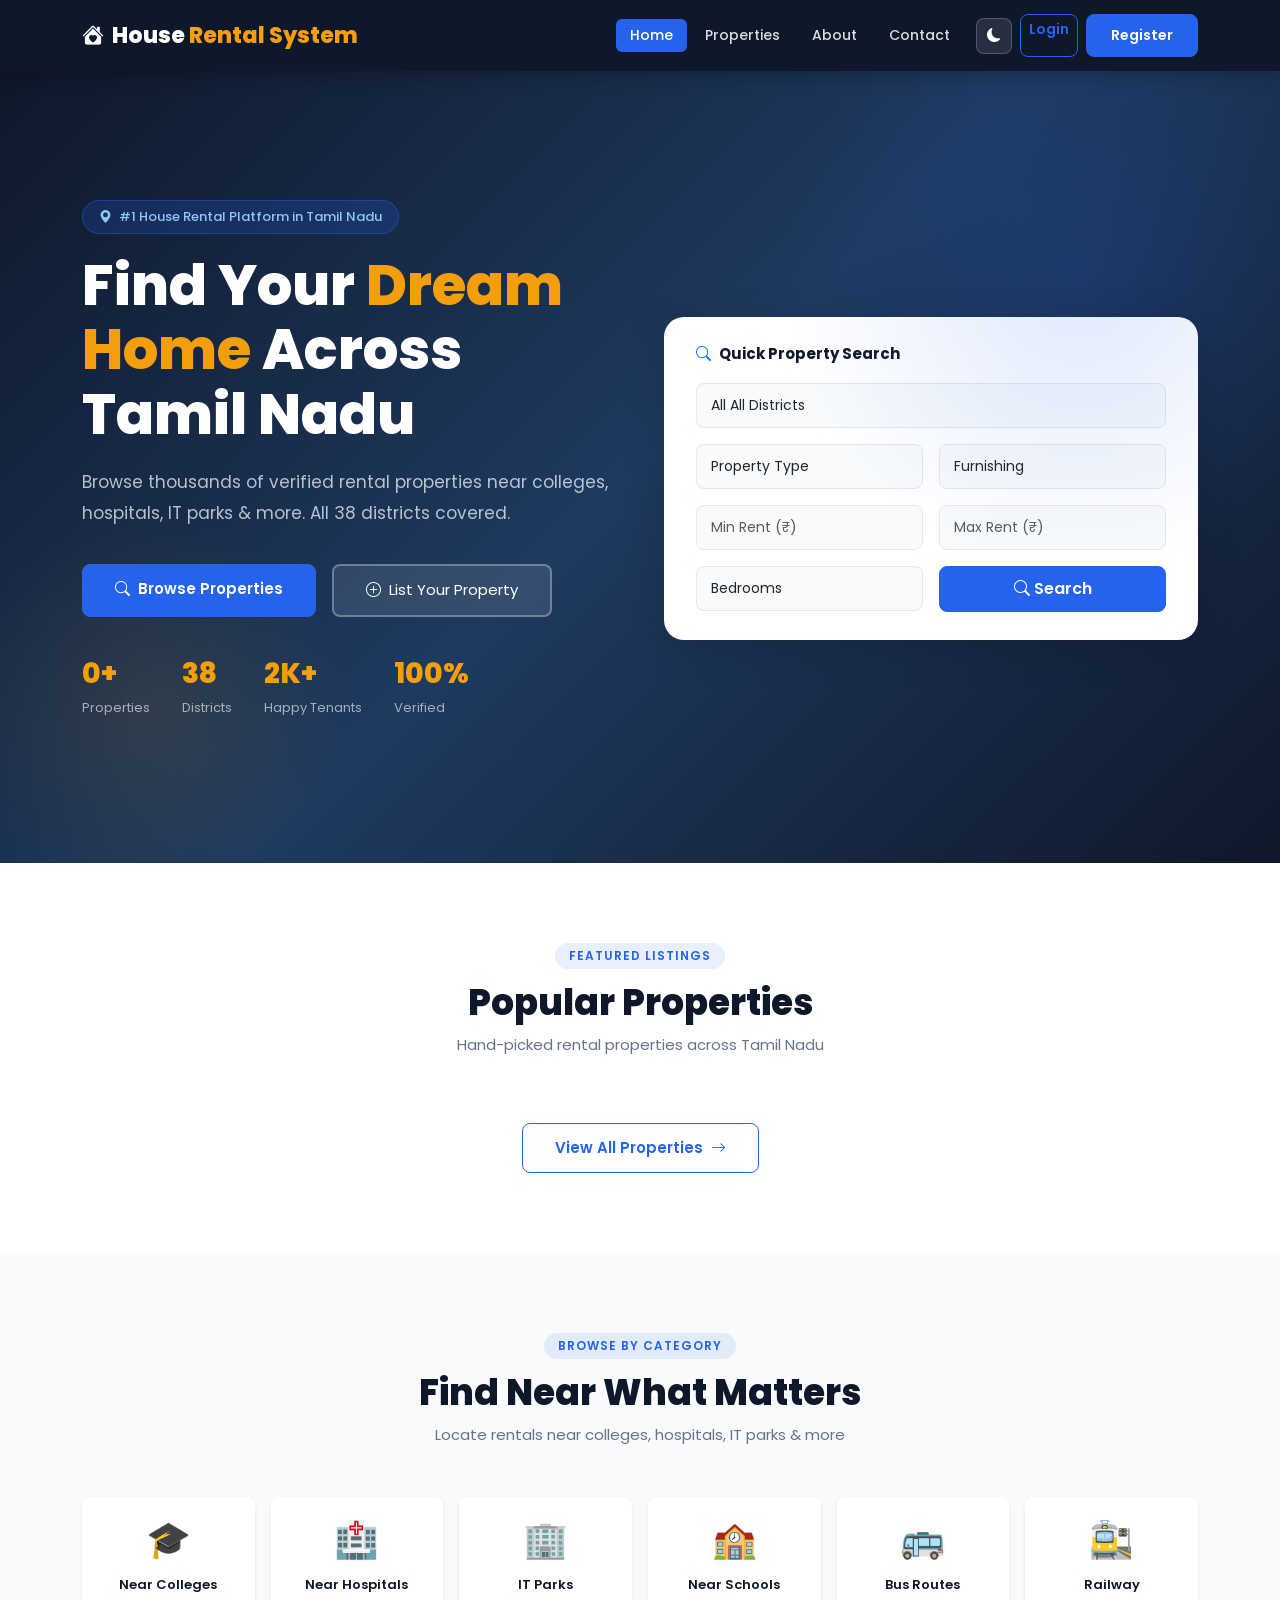
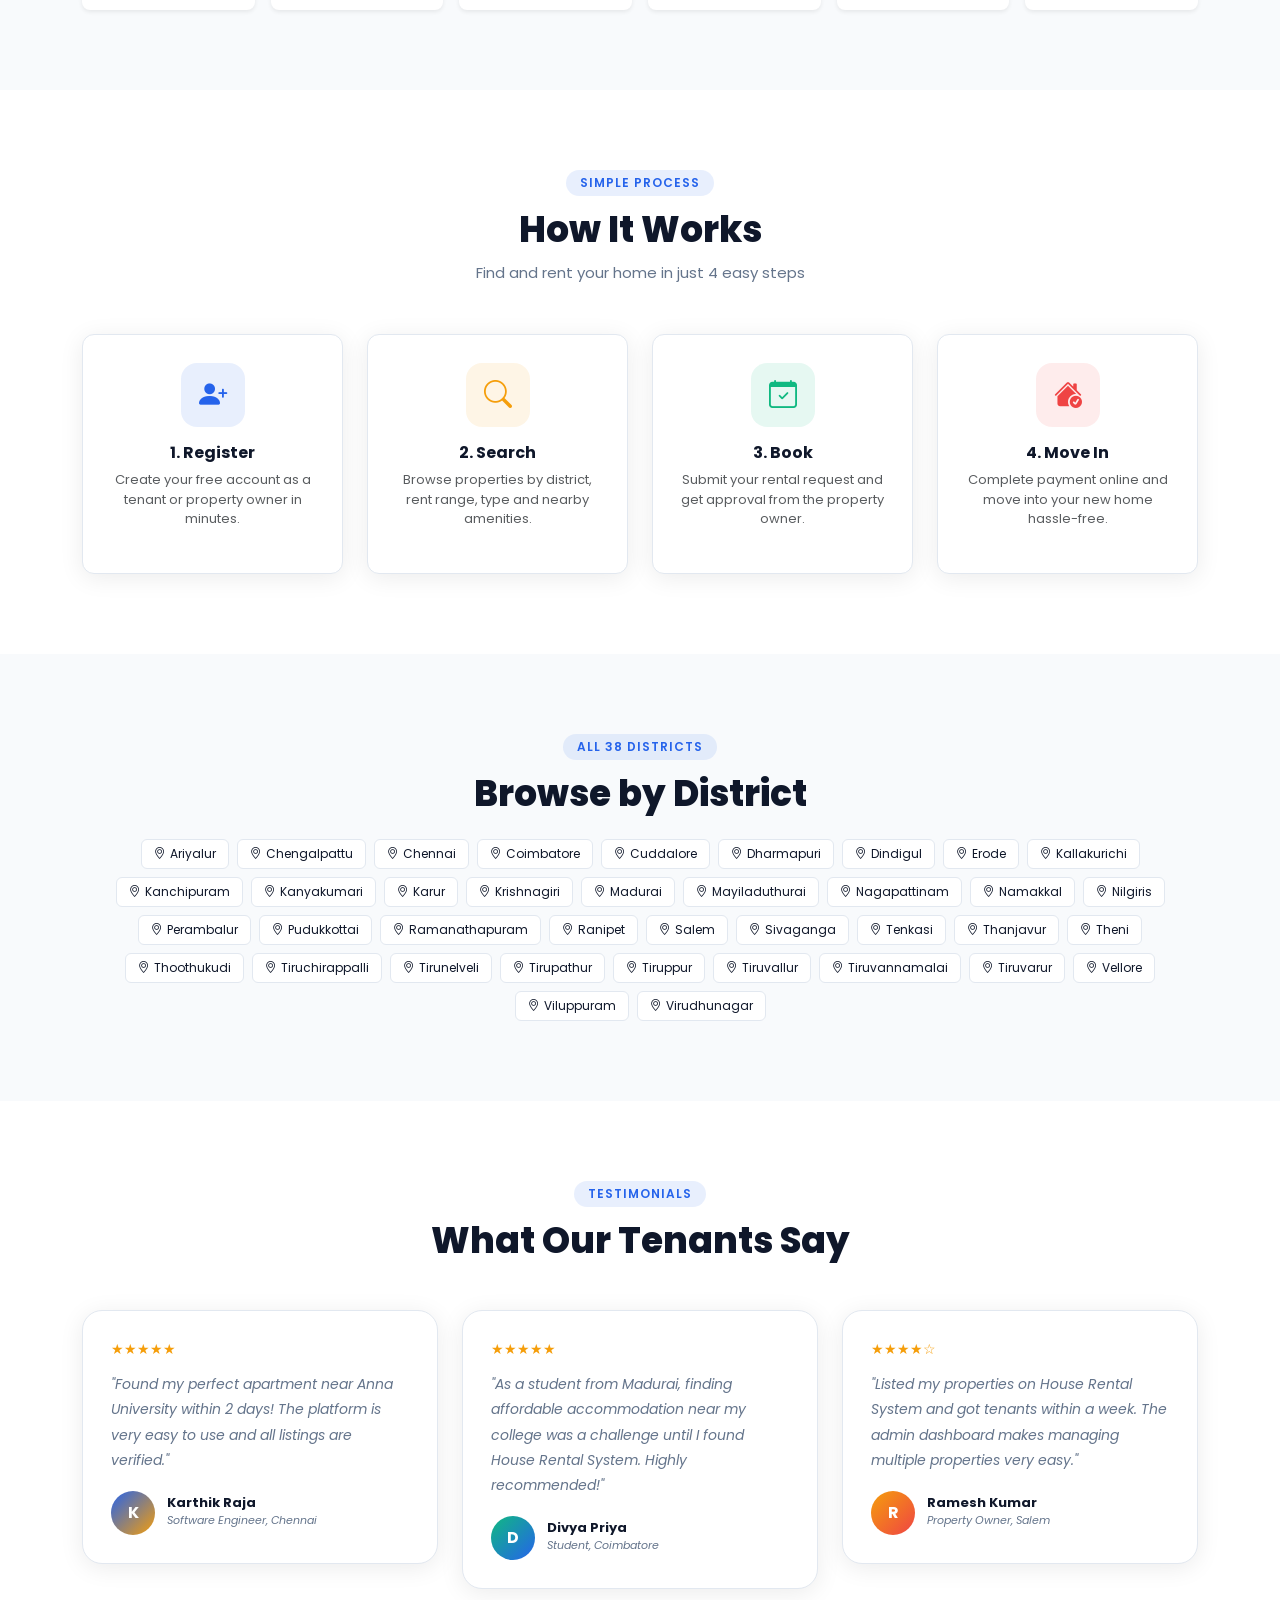
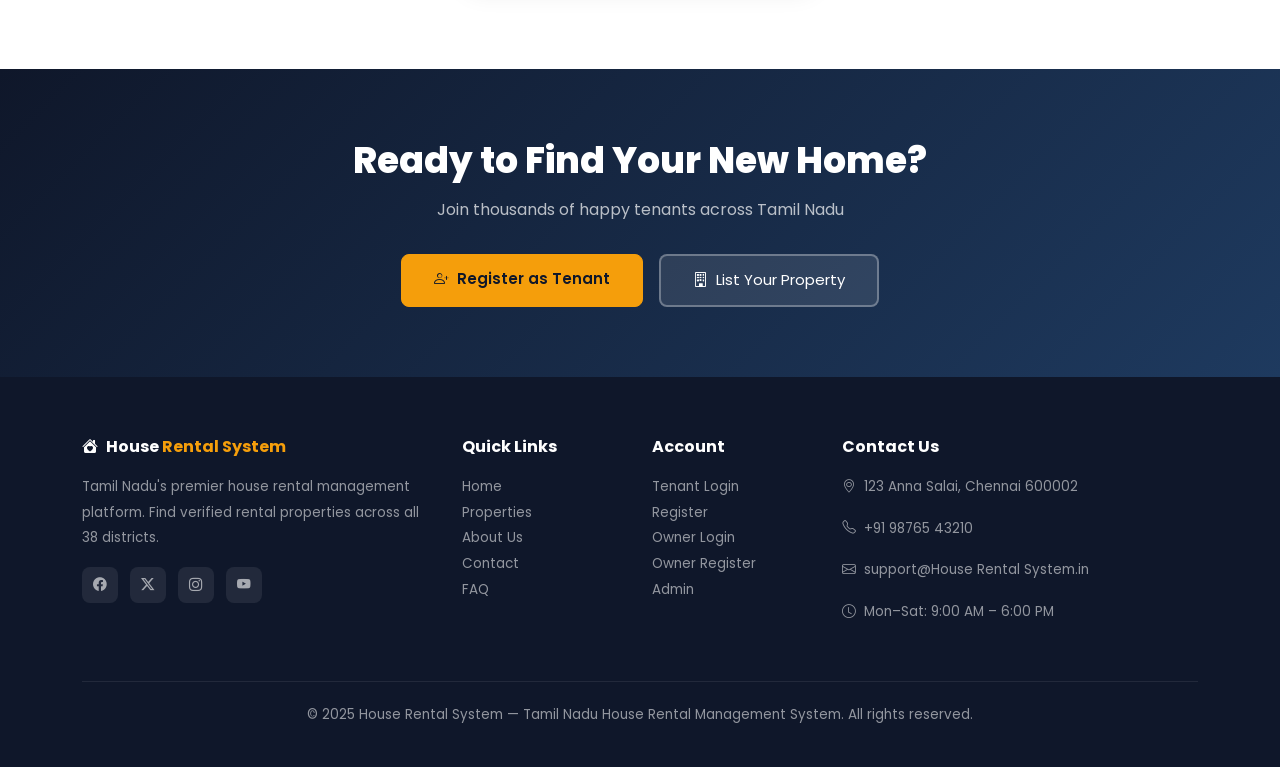
<file: index.html>
<!DOCTYPE html>
<html lang="en">
<head>
  <meta charset="UTF-8"/>
  <meta name="viewport" content="width=device-width, initial-scale=1.0"/>
  <title>House Rental System — Tamil Nadu House Rental Management System</title>
  <link rel="stylesheet" href="https://cdn.jsdelivr.net/npm/bootstrap@5.3.0/dist/css/bootstrap.min.css"/>
  <link rel="stylesheet" href="https://cdn.jsdelivr.net/npm/bootstrap-icons@1.11.0/font/bootstrap-icons.css"/>
  <link rel="stylesheet" href="style.css"/>
</head>
<body>

<!-- NAVBAR -->
<nav class="navbar navbar-expand-lg navbar-dark sticky-top">
  <div class="container">
    <a class="navbar-brand" href="index.html"><i class="bi bi-house-heart-fill me-2"></i>House <span>Rental System</span></a>
    <button class="navbar-toggler" type="button" data-bs-toggle="collapse" data-bs-target="#navMenu">
      <span class="navbar-toggler-icon"></span>
    </button>
    <div class="collapse navbar-collapse" id="navMenu">
      <ul class="navbar-nav ms-auto align-items-lg-center gap-1">
        <li class="nav-item"><a class="nav-link active" href="index.html">Home</a></li>
        <li class="nav-item"><a class="nav-link" href="properties.html">Properties</a></li>
        <li class="nav-item"><a class="nav-link" href="about.html">About</a></li>
        <li class="nav-item"><a class="nav-link" href="contact.html">Contact</a></li>
        <li class="nav-item ms-2">
          <button id="darkModeBtn" class="btn btn-sm" style="background:rgba(255,255,255,0.1);color:#fff;border:1px solid rgba(255,255,255,0.2);border-radius:8px;width:36px;height:36px;padding:0"></button>
        </li>
        <li class="nav-item ms-1" id="navUserArea"></li>
      </ul>
    </div>
  </div>
</nav>

<!-- HERO -->
<section class="hero-section">
  <div class="container">
    <div class="row align-items-center g-5">
      <div class="col-lg-6 hero-content">
        <div class="hero-badge"><i class="bi bi-geo-alt-fill me-1"></i> #1 House Rental Platform in Tamil Nadu</div>
        <h1 class="hero-title">Find Your <span>Dream Home</span> Across Tamil Nadu</h1>
        <p class="hero-sub">Browse thousands of verified rental properties near colleges, hospitals, IT parks & more. All 38 districts covered.</p>
        <div class="d-flex gap-3 flex-wrap">
          <a href="properties.html" class="btn btn-primary btn-lg"><i class="bi bi-search me-2"></i>Browse Properties</a>
          <a href="owner-register.html" class="btn btn-lg" style="background:rgba(255,255,255,0.1);color:#fff;border:2px solid rgba(255,255,255,0.3);border-radius:8px"><i class="bi bi-plus-circle me-2"></i>List Your Property</a>
        </div>
        <div class="hero-stats">
          <div class="hero-stat"><h3 id="statProp">500+</h3><p>Properties</p></div>
          <div class="hero-stat"><h3>38</h3><p>Districts</p></div>
          <div class="hero-stat"><h3 id="statUsers">2K+</h3><p>Happy Tenants</p></div>
          <div class="hero-stat"><h3>100%</h3><p>Verified</p></div>
        </div>
      </div>
      <div class="col-lg-6">
        <!-- SEARCH BOX -->
        <div class="search-box">
          <h5><i class="bi bi-search me-2 text-primary"></i>Quick Property Search</h5>
          <div class="row g-3">
            <div class="col-12">
              <select class="form-select" id="searchDistrict">
                <option value="">All Districts in Tamil Nadu</option>
              </select>
            </div>
            <div class="col-6">
              <select class="form-select" id="searchType">
                <option value="">Property Type</option>
              </select>
            </div>
            <div class="col-6">
              <select class="form-select" id="searchFurnish">
                <option value="">Furnishing</option>
                <option>Fully Furnished</option>
                <option>Semi Furnished</option>
                <option>Unfurnished</option>
              </select>
            </div>
            <div class="col-6">
              <input type="number" class="form-control" id="searchMinRent" placeholder="Min Rent (₹)"/>
            </div>
            <div class="col-6">
              <input type="number" class="form-control" id="searchMaxRent" placeholder="Max Rent (₹)"/>
            </div>
            <div class="col-6">
              <select class="form-select" id="searchBeds">
                <option value="">Bedrooms</option>
                <option value="1">1 BHK</option>
                <option value="2">2 BHK</option>
                <option value="3">3 BHK</option>
                <option value="4">4+ BHK</option>
              </select>
            </div>
            <div class="col-6">
              <button class="btn btn-primary w-100" onclick="doSearch()"><i class="bi bi-search me-1"></i>Search</button>
            </div>
          </div>
        </div>
      </div>
    </div>
  </div>
</section>

<!-- FEATURED PROPERTIES -->
<section class="section bg-white">
  <div class="container">
    <div class="text-center mb-5">
      <div class="section-badge">Featured Listings</div>
      <h2 class="section-title">Popular Properties</h2>
      <p class="section-sub">Hand-picked rental properties across Tamil Nadu</p>
    </div>
    <div class="row" id="featuredGrid"></div>
    <div class="text-center mt-3">
      <a href="properties.html" class="btn btn-outline-primary btn-lg">View All Properties <i class="bi bi-arrow-right ms-1"></i></a>
    </div>
  </div>
</section>

<!-- CATEGORIES -->
<section class="section" style="background:#f8fafc">
  <div class="container">
    <div class="text-center mb-5">
      <div class="section-badge">Browse By Category</div>
      <h2 class="section-title">Find Near What Matters</h2>
      <p class="section-sub">Locate rentals near colleges, hospitals, IT parks & more</p>
    </div>
    <div class="row g-3">
      <div class="col-6 col-md-4 col-lg-2">
        <div class="text-center p-3 bg-white rounded-3 shadow-sm cursor-pointer" onclick="searchNear('College')" style="cursor:pointer;transition:transform 0.2s" onmouseover="this.style.transform='translateY(-4px)'" onmouseout="this.style.transform='translateY(0)'">
          <div style="font-size:36px;margin-bottom:8px">🎓</div>
          <p class="mb-0 fw-600" style="font-size:13px;font-weight:600">Near Colleges</p>
        </div>
      </div>
      <div class="col-6 col-md-4 col-lg-2">
        <div class="text-center p-3 bg-white rounded-3 shadow-sm" onclick="searchNear('Hospital')" style="cursor:pointer;transition:transform 0.2s" onmouseover="this.style.transform='translateY(-4px)'" onmouseout="this.style.transform='translateY(0)'">
          <div style="font-size:36px;margin-bottom:8px">🏥</div>
          <p class="mb-0 fw-600" style="font-size:13px;font-weight:600">Near Hospitals</p>
        </div>
      </div>
      <div class="col-6 col-md-4 col-lg-2">
        <div class="text-center p-3 bg-white rounded-3 shadow-sm" onclick="searchNear('Company')" style="cursor:pointer;transition:transform 0.2s" onmouseover="this.style.transform='translateY(-4px)'" onmouseout="this.style.transform='translateY(0)'">
          <div style="font-size:36px;margin-bottom:8px">🏢</div>
          <p class="mb-0 fw-600" style="font-size:13px;font-weight:600">IT Parks</p>
        </div>
      </div>
      <div class="col-6 col-md-4 col-lg-2">
        <div class="text-center p-3 bg-white rounded-3 shadow-sm" onclick="searchNear('School')" style="cursor:pointer;transition:transform 0.2s" onmouseover="this.style.transform='translateY(-4px)'" onmouseout="this.style.transform='translateY(0)'">
          <div style="font-size:36px;margin-bottom:8px">🏫</div>
          <p class="mb-0 fw-600" style="font-size:13px;font-weight:600">Near Schools</p>
        </div>
      </div>
      <div class="col-6 col-md-4 col-lg-2">
        <div class="text-center p-3 bg-white rounded-3 shadow-sm" onclick="searchNear('Bus Stop')" style="cursor:pointer;transition:transform 0.2s" onmouseover="this.style.transform='translateY(-4px)'" onmouseout="this.style.transform='translateY(0)'">
          <div style="font-size:36px;margin-bottom:8px">🚌</div>
          <p class="mb-0 fw-600" style="font-size:13px;font-weight:600">Bus Routes</p>
        </div>
      </div>
      <div class="col-6 col-md-4 col-lg-2">
        <div class="text-center p-3 bg-white rounded-3 shadow-sm" onclick="searchNear('Railway Station')" style="cursor:pointer;transition:transform 0.2s" onmouseover="this.style.transform='translateY(-4px)'" onmouseout="this.style.transform='translateY(0)'">
          <div style="font-size:36px;margin-bottom:8px">🚉</div>
          <p class="mb-0 fw-600" style="font-size:13px;font-weight:600">Railway</p>
        </div>
      </div>
    </div>
  </div>
</section>

<!-- HOW IT WORKS -->
<section class="section bg-white">
  <div class="container">
    <div class="text-center mb-5">
      <div class="section-badge">Simple Process</div>
      <h2 class="section-title">How It Works</h2>
      <p class="section-sub">Find and rent your home in just 4 easy steps</p>
    </div>
    <div class="row g-4">
      <div class="col-md-3">
        <div class="feature-card text-center">
          <div class="feature-icon mx-auto" style="background:rgba(37,99,235,0.1)"><i class="bi bi-person-plus-fill" style="color:#2563eb;font-size:28px"></i></div>
          <h6 class="fw-700 mb-2" style="font-weight:700">1. Register</h6>
          <p class="text-muted" style="font-size:13px">Create your free account as a tenant or property owner in minutes.</p>
        </div>
      </div>
      <div class="col-md-3">
        <div class="feature-card text-center">
          <div class="feature-icon mx-auto" style="background:rgba(245,158,11,0.1)"><i class="bi bi-search" style="color:#f59e0b;font-size:28px"></i></div>
          <h6 class="fw-700 mb-2" style="font-weight:700">2. Search</h6>
          <p class="text-muted" style="font-size:13px">Browse properties by district, rent range, type and nearby amenities.</p>
        </div>
      </div>
      <div class="col-md-3">
        <div class="feature-card text-center">
          <div class="feature-icon mx-auto" style="background:rgba(16,185,129,0.1)"><i class="bi bi-calendar-check" style="color:#10b981;font-size:28px"></i></div>
          <h6 class="fw-700 mb-2" style="font-weight:700">3. Book</h6>
          <p class="text-muted" style="font-size:13px">Submit your rental request and get approval from the property owner.</p>
        </div>
      </div>
      <div class="col-md-3">
        <div class="feature-card text-center">
          <div class="feature-icon mx-auto" style="background:rgba(239,68,68,0.1)"><i class="bi bi-house-check-fill" style="color:#ef4444;font-size:28px"></i></div>
          <h6 class="fw-700 mb-2" style="font-weight:700">4. Move In</h6>
          <p class="text-muted" style="font-size:13px">Complete payment online and move into your new home hassle-free.</p>
        </div>
      </div>
    </div>
  </div>
</section>

<!-- DISTRICTS -->
<section class="section" style="background:#f8fafc">
  <div class="container">
    <div class="text-center mb-4">
      <div class="section-badge">All 38 Districts</div>
      <h2 class="section-title">Browse by District</h2>
    </div>
    <div id="districtGrid" class="d-flex flex-wrap gap-2 justify-content-center"></div>
  </div>
</section>

<!-- TESTIMONIALS -->
<section class="section bg-white">
  <div class="container">
    <div class="text-center mb-5">
      <div class="section-badge">Testimonials</div>
      <h2 class="section-title">What Our Tenants Say</h2>
    </div>
    <div class="row g-4">
      <div class="col-md-4">
        <div class="testimonial-card">
          <div class="stars">★★★★★</div>
          <p>"Found my perfect apartment near Anna University within 2 days! The platform is very easy to use and all listings are verified."</p>
          <div class="author">
            <div style="width:44px;height:44px;border-radius:50%;background:linear-gradient(135deg,#2563eb,#f59e0b);display:flex;align-items:center;justify-content:center;color:#fff;font-weight:700">K</div>
            <div><h6>Karthik Raja</h6><p>Software Engineer, Chennai</p></div>
          </div>
        </div>
      </div>
      <div class="col-md-4">
        <div class="testimonial-card">
          <div class="stars">★★★★★</div>
          <p>"As a student from Madurai, finding affordable accommodation near my college was a challenge until I found House Rental System. Highly recommended!"</p>
          <div class="author">
            <div style="width:44px;height:44px;border-radius:50%;background:linear-gradient(135deg,#10b981,#2563eb);display:flex;align-items:center;justify-content:center;color:#fff;font-weight:700">D</div>
            <div><h6>Divya Priya</h6><p>Student, Coimbatore</p></div>
          </div>
        </div>
      </div>
      <div class="col-md-4">
        <div class="testimonial-card">
          <div class="stars">★★★★☆</div>
          <p>"Listed my properties on House Rental System and got tenants within a week. The admin dashboard makes managing multiple properties very easy."</p>
          <div class="author">
            <div style="width:44px;height:44px;border-radius:50%;background:linear-gradient(135deg,#f59e0b,#ef4444);display:flex;align-items:center;justify-content:center;color:#fff;font-weight:700">R</div>
            <div><h6>Ramesh Kumar</h6><p>Property Owner, Salem</p></div>
          </div>
        </div>
      </div>
    </div>
  </div>
</section>

<!-- CTA -->
<section style="background:linear-gradient(135deg,#0f172a,#1e3a5f);padding:70px 0">
  <div class="container text-center">
    <h2 style="color:#fff;font-weight:800;font-size:36px">Ready to Find Your New Home?</h2>
    <p style="color:rgba(255,255,255,0.7);margin:16px 0 32px;font-size:16px">Join thousands of happy tenants across Tamil Nadu</p>
    <div class="d-flex gap-3 justify-content-center flex-wrap">
      <a href="user-register.html" class="btn btn-secondary btn-lg"><i class="bi bi-person-plus me-2"></i>Register as Tenant</a>
      <a href="owner-register.html" class="btn btn-lg" style="background:rgba(255,255,255,0.1);color:#fff;border:2px solid rgba(255,255,255,0.3);border-radius:8px"><i class="bi bi-building me-2"></i>List Your Property</a>
    </div>
  </div>
</section>

<!-- FOOTER -->
<footer>
  <div class="container">
    <div class="row g-4">
      <div class="col-lg-4">
        <h5><i class="bi bi-house-heart-fill me-2"></i>House <span>Rental System</span></h5>
        <p>Tamil Nadu's premier house rental management platform. Find verified rental properties across all 38 districts.</p>
        <div class="social-icons mt-3">
          <a href="#"><i class="bi bi-facebook"></i></a>
          <a href="#"><i class="bi bi-twitter-x"></i></a>
          <a href="#"><i class="bi bi-instagram"></i></a>
          <a href="#"><i class="bi bi-youtube"></i></a>
        </div>
      </div>
      <div class="col-lg-2 col-md-4">
        <h5>Quick Links</h5>
        <ul class="list-unstyled">
          <li><a href="index.html">Home</a></li>
          <li><a href="properties.html">Properties</a></li>
          <li><a href="about.html">About Us</a></li>
          <li><a href="contact.html">Contact</a></li>
          <li><a href="faq.html">FAQ</a></li>
        </ul>
      </div>
      <div class="col-lg-2 col-md-4">
        <h5>Account</h5>
        <ul class="list-unstyled">
          <li><a href="login.html">Tenant Login</a></li>
          <li><a href="user-register.html">Register</a></li>
          <li><a href="login.html">Owner Login</a></li>
          <li><a href="owner-register.html">Owner Register</a></li>
          <li><a href="login.html">Admin</a></li>
        </ul>
      </div>
      <div class="col-lg-4 col-md-4">
        <h5>Contact Us</h5>
        <p><i class="bi bi-geo-alt me-2"></i>123 Anna Salai, Chennai 600002</p>
        <p><i class="bi bi-telephone me-2"></i>+91 98765 43210</p>
        <p><i class="bi bi-envelope me-2"></i>support@House Rental System.in</p>
        <p><i class="bi bi-clock me-2"></i>Mon–Sat: 9:00 AM – 6:00 PM</p>
      </div>
    </div>
    <div class="footer-bottom text-center">
      <p>© 2025 House Rental System — Tamil Nadu House Rental Management System. All rights reserved.</p>
    </div>
  </div>
</footer>

<script src="https://cdn.jsdelivr.net/npm/bootstrap@5.3.0/dist/js/bootstrap.bundle.min.js"></script>
<script src="script.js"></script>
<script>
document.addEventListener('DOMContentLoaded', () => {
  populateSelect('searchDistrict', TN_DISTRICTS, 'All Districts', true);
  populateSelect('searchType', PROPERTY_TYPES, 'Property Type');

  // Render featured properties
  const approved = DB.get('properties').filter(p => p.approved);
  document.getElementById('featuredGrid').innerHTML = approved.slice(0,6).map(p => propertyCardHTML(p)).join('');

  // District grid
  const dg = document.getElementById('districtGrid');
  TN_DISTRICTS.forEach(d => {
    dg.innerHTML += `<a href="properties.html?district=${encodeURIComponent(d)}" class="btn btn-sm" style="background:#fff;border:1px solid #e2e8f0;color:#0f172a;font-size:12px;border-radius:6px;padding:5px 12px;transition:all 0.2s" onmouseover="this.style.background='#2563eb';this.style.color='#fff'" onmouseout="this.style.background='#fff';this.style.color='#0f172a'"><i class="bi bi-geo-alt me-1"></i>${d}</a>`;
  });

  // Nav user area
  const user = Auth.getUser();
  const owner = Auth.getOwner();
  const navArea = document.getElementById('navUserArea');
  if (user) {
    navArea.innerHTML = `<div class="dropdown"><button class="btn btn-sm dropdown-toggle" style="background:rgba(255,255,255,0.1);color:#fff;border:1px solid rgba(255,255,255,0.2)" data-bs-toggle="dropdown"><i class="bi bi-person-circle me-1"></i>${user.name.split(' ')[0]}</button><ul class="dropdown-menu dropdown-menu-end"><li><a class="dropdown-item" href="user-dashboard.html"><i class="bi bi-speedometer2 me-2"></i>Dashboard</a></li><li><hr class="dropdown-divider"></li><li><a class="dropdown-item text-danger" href="#" onclick="Auth.logoutUser()"><i class="bi bi-box-arrow-right me-2"></i>Logout</a></li></ul></div>`;
  } else if (owner) {
    navArea.innerHTML = `<a href="owner-dashboard.html" class="btn btn-sm btn-primary">Owner Panel</a>`;
  } else {
    navArea.innerHTML = `<div class="d-flex gap-2"><a href="login.html" class="btn btn-sm btn-outline-primary" style="border-color:rgba(255,255,255,0.4);color:#fff">Login</a><a href="user-register.html" class="btn btn-sm btn-primary">Register</a></div>`;
  }

  // Stats
  const props = DB.get('properties');
  document.getElementById('statProp').textContent = props.length + '+';
});

function doSearch() {
  const params = new URLSearchParams();
  const d = document.getElementById('searchDistrict').value;
  const t = document.getElementById('searchType').value;
  const f = document.getElementById('searchFurnish').value;
  const mn = document.getElementById('searchMinRent').value;
  const mx = document.getElementById('searchMaxRent').value;
  const b = document.getElementById('searchBeds').value;
  if (d) params.set('district', d);
  if (t) params.set('type', t);
  if (f) params.set('furnish', f);
  if (mn) params.set('minRent', mn);
  if (mx) params.set('maxRent', mx);
  if (b) params.set('beds', b);
  window.location.href = 'properties.html?' + params.toString();
}

function searchNear(type) {
  window.location.href = 'properties.html?nearby=' + encodeURIComponent(type);
}
</script>
</body>
</html>
</file>
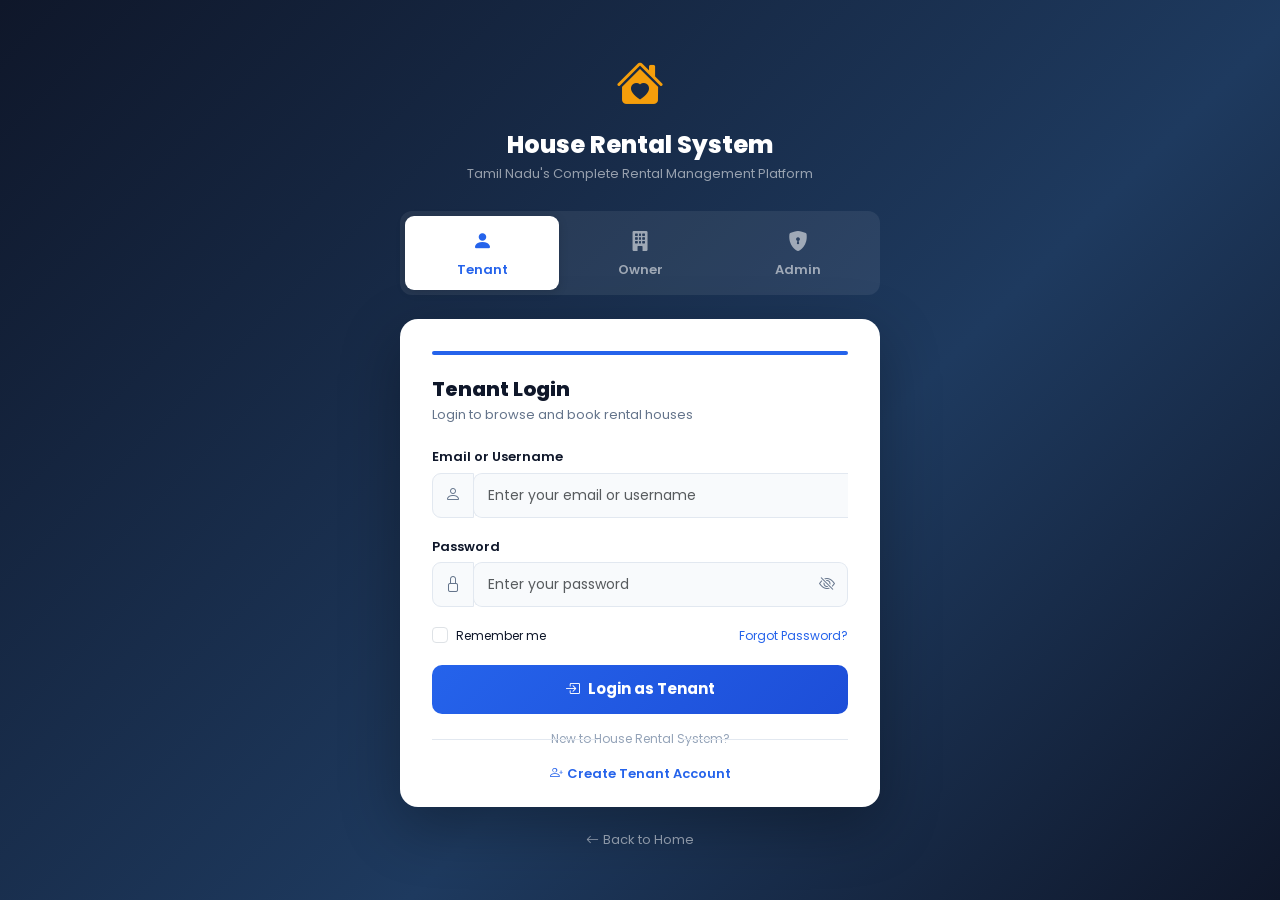
<file: admin-dashboard.html>
<!DOCTYPE html>
<html lang="en">
<head>
  <meta charset="UTF-8"/>
  <meta name="viewport" content="width=device-width, initial-scale=1.0"/>
  <title>Admin Dashboard — House Rental System</title>
  <link rel="stylesheet" href="https://cdn.jsdelivr.net/npm/bootstrap@5.3.0/dist/css/bootstrap.min.css"/>
  <link rel="stylesheet" href="https://cdn.jsdelivr.net/npm/bootstrap-icons@1.11.0/font/bootstrap-icons.css"/>
  <link rel="stylesheet" href="style.css"/>
</head>
<body>
<div class="dashboard-wrapper">

  <!-- SIDEBAR -->
  <aside class="sidebar" id="sidebar">
    <div class="sidebar-brand">
      <i class="bi bi-house-heart-fill" style="color:#f59e0b;font-size:24px"></i>
      <h4>House <span>Rental System</span></h4>
    </div>
    <div class="sidebar-user">
      <div class="avatar">🔐</div>
      <div><h6 style="color:#fff;font-size:13px;margin:0">Administrator</h6><p style="color:rgba(255,255,255,0.5);font-size:11px;margin:0">admin@hrs.com</p></div>
    </div>
    <nav class="sidebar-nav">
      <div class="nav-section">Main</div>
      <a href="#" onclick="showSec('overview')"  id="nav-overview"  class="active"><i class="bi bi-speedometer2"></i> Overview</a>
      <a href="#" onclick="showSec('bookings')"  id="nav-bookings"><i class="bi bi-calendar-check"></i> Booking Requests <span class="badge-count" id="pendingBadge">0</span></a>
      <div class="nav-section">Manage</div>
      <a href="#" onclick="showSec('properties')" id="nav-properties"><i class="bi bi-buildings"></i> Properties</a>
      <a href="#" onclick="showSec('users')"      id="nav-users"><i class="bi bi-people"></i> Users</a>
      <a href="#" onclick="showSec('payments')"   id="nav-payments"><i class="bi bi-credit-card"></i> Payments</a>
      <a href="#" onclick="showSec('districts')"  id="nav-districts"><i class="bi bi-geo-alt"></i> Districts</a>
      <div class="nav-section">Other</div>
      <a href="index.html"><i class="bi bi-house"></i> View Site</a>
      <a href="#" onclick="Auth.logoutAdmin()" style="color:#ef4444"><i class="bi bi-box-arrow-right"></i> Logout</a>
    </nav>
  </aside>

  <!-- MAIN -->
  <main class="main-content">
    <div class="topbar">
      <div><h4 id="pageTitle">Overview</h4><p id="pageSubtitle" class="text-muted" style="font-size:13px;margin:0">Admin Control Panel</p></div>
      <div class="d-flex gap-2">
        <button id="darkModeBtn" class="btn btn-sm" style="background:#fff;border:1px solid #e2e8f0;width:36px;height:36px;padding:0;border-radius:8px"></button>
        <button class="btn btn-sm d-lg-none" id="sidebarToggle" style="background:#fff;border:1px solid #e2e8f0;border-radius:8px;padding:6px 10px"><i class="bi bi-list" style="font-size:18px"></i></button>
        <a href="index.html" class="btn btn-outline-primary btn-sm">View Site</a>
      </div>
    </div>

    <!-- ===== OVERVIEW ===== -->
    <div id="sec-overview">
      <div class="row g-3 mb-4" id="statsGrid"></div>
      <!-- Pending bookings alert -->
      <div id="pendingAlert"></div>
      <!-- Recent bookings -->
      <div class="data-table-wrap mb-4">
        <div class="table-header">
          <h6><i class="bi bi-clock-history me-2"></i>Recent Booking Requests</h6>
          <button class="btn btn-outline-primary btn-sm" onclick="showSec('bookings')">View All</button>
        </div>
        <div class="table-responsive">
          <table class="table">
            <thead><tr><th>User</th><th>Property</th><th>District</th><th>Rent/Mo</th><th>Date</th><th>Status</th><th>Action</th></tr></thead>
            <tbody id="recentBookingsTbody"></tbody>
          </table>
        </div>
      </div>
      <!-- Recent payments -->
      <div class="data-table-wrap">
        <div class="table-header"><h6><i class="bi bi-credit-card me-2"></i>Recent Payments</h6></div>
        <div class="table-responsive">
          <table class="table">
            <thead><tr><th>Txn ID</th><th>User</th><th>Property</th><th>Amount</th><th>Method</th><th>Date</th></tr></thead>
            <tbody id="recentPaymentsTbody"></tbody>
          </table>
        </div>
      </div>
    </div>

    <!-- ===== BOOKING REQUESTS ===== -->
    <div id="sec-bookings" style="display:none">
      <div class="d-flex gap-2 mb-3 flex-wrap">
        <button class="btn btn-sm btn-outline-primary" onclick="filterBookings('all')"    id="bf-all"    >All</button>
        <button class="btn btn-sm btn-warning"          onclick="filterBookings('Pending')"  id="bf-Pending" style="color:#fff">⏳ Pending</button>
        <button class="btn btn-sm btn-success"          onclick="filterBookings('Approved')" id="bf-Approved">✅ Approved</button>
        <button class="btn btn-sm btn-danger"           onclick="filterBookings('Rejected')" id="bf-Rejected">❌ Rejected</button>
      </div>
      <div id="bookingCards"></div>
    </div>

    <!-- ===== PROPERTIES ===== -->
    <div id="sec-properties" style="display:none">
      <div class="d-flex justify-content-between align-items-center mb-3 flex-wrap gap-2">
        <h6 class="fw-bold mb-0"><i class="bi bi-buildings me-2"></i>All Properties</h6>
        <button class="btn btn-primary btn-sm" onclick="openPropModal()"><i class="bi bi-plus-lg me-1"></i>Add Property</button>
      </div>
      <div class="data-table-wrap">
        <div class="table-responsive">
          <table class="table">
            <thead><tr><th>#</th><th>Name</th><th>District</th><th>Type</th><th>Rent</th><th>Status</th><th>Approved</th><th>Actions</th></tr></thead>
            <tbody id="propsTbody"></tbody>
          </table>
        </div>
      </div>
    </div>

    <!-- ===== USERS ===== -->
    <div id="sec-users" style="display:none">
      <div class="data-table-wrap">
        <div class="table-header"><h6><i class="bi bi-people me-2"></i>Registered Users</h6></div>
        <div class="table-responsive">
          <table class="table">
            <thead><tr><th>#</th><th>Name</th><th>Email</th><th>Phone</th><th>District</th><th>Joined</th><th>Status</th><th>Action</th></tr></thead>
            <tbody id="usersTbody"></tbody>
          </table>
        </div>
      </div>
    </div>

    <!-- ===== PAYMENTS ===== -->
    <div id="sec-payments" style="display:none">
      <div class="data-table-wrap">
        <div class="table-header"><h6><i class="bi bi-credit-card me-2"></i>All Payment Records</h6></div>
        <div class="table-responsive">
          <table class="table">
            <thead><tr><th>Txn ID</th><th>User</th><th>Property</th><th>Amount</th><th>Method</th><th>Date</th><th>Status</th></tr></thead>
            <tbody id="allPaymentsTbody"></tbody>
          </table>
        </div>
      </div>
    </div>

    <!-- ===== DISTRICTS ===== -->
    <div id="sec-districts" style="display:none">
      <div class="chart-card">
        <h6 class="fw-bold mb-3"><i class="bi bi-geo-alt me-2 text-primary"></i>All 38 Tamil Nadu Districts</h6>
        <div class="d-flex flex-wrap gap-2" id="districtList"></div>
      </div>
    </div>

  </main>
</div>

<!-- ADD/EDIT PROPERTY MODAL -->
<div class="modal fade" id="propModal" tabindex="-1">
  <div class="modal-dialog modal-lg">
    <div class="modal-content">
      <div class="modal-header">
        <h5 class="modal-title" id="propModalTitle">Add Property</h5>
        <button type="button" class="btn-close" data-bs-dismiss="modal"></button>
      </div>
      <div class="modal-body">
        <form id="propForm">
          <div class="row g-3">
            <div class="col-12">
              <label class="form-label">Property Name *</label>
              <input type="text" class="form-control" id="pName" required/>
            </div>
            <div class="col-md-6">
              <label class="form-label">Type *</label>
              <select class="form-select" id="pType" required></select>
            </div>
            <div class="col-md-6">
              <label class="form-label">Furnishing *</label>
              <select class="form-select" id="pFurnish">
                <option>Fully Furnished</option><option>Semi Furnished</option><option>Unfurnished</option>
              </select>
            </div>
            <div class="col-md-6">
              <label class="form-label">District *</label>
              <select class="form-select" id="pDistrict" required></select>
            </div>
            <div class="col-md-6">
              <label class="form-label">City *</label>
              <input type="text" class="form-control" id="pCity" required/>
            </div>
            <div class="col-12">
              <label class="form-label">Full Address *</label>
              <input type="text" class="form-control" id="pAddress" required/>
            </div>
            <div class="col-md-6">
              <label class="form-label">Monthly Rent (₹) *</label>
              <input type="number" class="form-control" id="pRent" required/>
            </div>
            <div class="col-md-6">
              <label class="form-label">Security Deposit (₹) *</label>
              <input type="number" class="form-control" id="pDeposit" required/>
            </div>
            <div class="col-md-3">
              <label class="form-label">Bedrooms</label>
              <input type="number" class="form-control" id="pBed" min="1" value="1"/>
            </div>
            <div class="col-md-3">
              <label class="form-label">Bathrooms</label>
              <input type="number" class="form-control" id="pBath" min="1" value="1"/>
            </div>
            <div class="col-md-3">
              <label class="form-label">Parking</label>
              <select class="form-select" id="pParking"><option value="1">Yes</option><option value="0">No</option></select>
            </div>
            <div class="col-md-3">
              <label class="form-label">Internet</label>
              <select class="form-select" id="pInternet"><option value="1">Yes</option><option value="0">No</option></select>
            </div>
            <div class="col-md-6">
              <label class="form-label">Status</label>
              <select class="form-select" id="pStatus"><option>Available</option><option>Rented</option></select>
            </div>
            <div class="col-md-6">
              <label class="form-label">Approved</label>
              <select class="form-select" id="pApproved"><option value="1">Approved</option><option value="0">Pending</option></select>
            </div>
            <div class="col-12">
              <label class="form-label">Image URL</label>
              <input type="text" class="form-control" id="pImg" placeholder="https://..."/>
            </div>
            <div class="col-12">
              <label class="form-label">Description</label>
              <textarea class="form-control" id="pDesc" rows="3"></textarea>
            </div>
            <div class="col-12">
              <label class="form-label">Nearby Places <small class="text-muted">(Name|Type|Distance, comma separated)</small></label>
              <textarea class="form-control" id="pNearby" rows="2" placeholder="Anna University|College|0.5km, Apollo Hospital|Hospital|1km"></textarea>
            </div>
          </div>
        </form>
      </div>
      <div class="modal-footer">
        <button type="button" class="btn btn-secondary" data-bs-dismiss="modal">Cancel</button>
        <button type="button" class="btn btn-primary" onclick="saveProp()"><i class="bi bi-check-lg me-1"></i>Save Property</button>
      </div>
    </div>
  </div>
</div>

<script src="https://cdn.jsdelivr.net/npm/bootstrap@5.3.0/dist/js/bootstrap.bundle.min.js"></script>
<script src="script.js"></script>
<script>
document.addEventListener('DOMContentLoaded', () => {
  Auth.requireAdmin();
  populateSelect('pType', PROPERTY_TYPES, 'Select Type');
  populateSelect('pDistrict', TN_DISTRICTS, 'Select District');
  renderOverview();
  updatePendingBadge();
});

// ---- PENDING BADGE ----
function updatePendingBadge() {
  const count = DB.get('bookings').filter(b => b.status === 'Pending').length;
  document.getElementById('pendingBadge').textContent = count || '';
}

// ---- SECTION NAV ----
const SECS = ['overview','bookings','properties','users','payments','districts'];
function showSec(name) {
  SECS.forEach(s => {
    document.getElementById('sec-' + s).style.display = 'none';
    const n = document.getElementById('nav-' + s);
    if (n) n.classList.remove('active');
  });
  document.getElementById('sec-' + name).style.display = 'block';
  const n = document.getElementById('nav-' + name);
  if (n) n.classList.add('active');

  const titles = { overview:'Overview', bookings:'Booking Requests', properties:'Properties', users:'Users', payments:'Payments', districts:'Districts' };
  document.getElementById('pageTitle').textContent = titles[name] || name;

  if (name === 'bookings')   renderBookings('all');
  if (name === 'properties') renderProps();
  if (name === 'users')      renderUsers();
  if (name === 'payments')   renderAllPayments();
  if (name === 'districts')  renderDistricts();
}

// ---- OVERVIEW ----
function renderOverview() {
  const props    = DB.get('properties');
  const users    = DB.get('users');
  const bookings = DB.get('bookings');
  const payments = DB.get('payments');
  const pending  = bookings.filter(b => b.status === 'Pending').length;
  const revenue  = payments.reduce((s,p) => s + p.amount, 0);

  document.getElementById('statsGrid').innerHTML = `
    <div class="col-6 col-xl-2">
      <div class="stat-card">
        <div class="icon" style="background:rgba(37,99,235,0.1)"><i class="bi bi-buildings" style="color:#2563eb;font-size:22px"></i></div>
        <div class="info"><h3>${props.length}</h3><p>Properties</p></div>
      </div>
    </div>
    <div class="col-6 col-xl-2">
      <div class="stat-card">
        <div class="icon" style="background:rgba(16,185,129,0.1)"><i class="bi bi-house-check" style="color:#10b981;font-size:22px"></i></div>
        <div class="info"><h3>${props.filter(p=>p.status==='Available').length}</h3><p>Available</p></div>
      </div>
    </div>
    <div class="col-6 col-xl-2">
      <div class="stat-card">
        <div class="icon" style="background:rgba(139,92,246,0.1)"><i class="bi bi-people" style="color:#8b5cf6;font-size:22px"></i></div>
        <div class="info"><h3>${users.length}</h3><p>Users</p></div>
      </div>
    </div>
    <div class="col-6 col-xl-2">
      <div class="stat-card">
        <div class="icon" style="background:rgba(245,158,11,0.1)"><i class="bi bi-calendar-check" style="color:#f59e0b;font-size:22px"></i></div>
        <div class="info"><h3>${bookings.length}</h3><p>Bookings</p></div>
      </div>
    </div>
    <div class="col-6 col-xl-2">
      <div class="stat-card">
        <div class="icon" style="background:rgba(239,68,68,0.1)"><i class="bi bi-hourglass-split" style="color:#ef4444;font-size:22px"></i></div>
        <div class="info"><h3>${pending}</h3><p>Pending</p></div>
      </div>
    </div>
    <div class="col-6 col-xl-2">
      <div class="stat-card">
        <div class="icon" style="background:rgba(16,185,129,0.1)"><i class="bi bi-currency-rupee" style="color:#10b981;font-size:22px"></i></div>
        <div class="info"><h3>₹${(revenue/1000).toFixed(0)}K</h3><p>Revenue</p></div>
      </div>
    </div>
  `;

  // Pending alert
  if (pending > 0) {
    document.getElementById('pendingAlert').innerHTML = `
      <div class="alert alert-warning d-flex justify-content-between align-items-center mb-3">
        <span><i class="bi bi-hourglass-split me-2"></i><strong>${pending} booking request(s)</strong> are waiting for your approval.</span>
        <button class="btn btn-warning btn-sm" onclick="showSec('bookings')">Review Now →</button>
      </div>`;
  }

  // Recent bookings
  const recent = DB.get('bookings').filter(b => b.ownerStatus === 'Approved').reverse().slice(0, 6);
  const rtbody = document.getElementById('recentBookingsTbody');
  rtbody.innerHTML = recent.length ? recent.map(b => `<tr>
    <td>${b.userName || getUserName(b.userId)}</td>
    <td>${b.propertyName}</td>
    <td>${getPropertyDistrict(b.propertyId)}</td>
    <td>${formatINR(b.rentPerMonth)}</td>
    <td>${b.bookingDate}</td>
    <td>${statusBadge(b.status)}</td>
    <td>${b.status === 'Pending' ? `<button class="btn btn-success btn-sm me-1" onclick="approveBooking(${b.id})">✅ Approve</button><button class="btn btn-danger btn-sm" onclick="rejectBooking(${b.id})">❌ Reject</button>` : '—'}</td>
  </tr>`).join('') : '<tr><td colspan="7" class="text-center py-3 text-muted">No bookings yet</td></tr>';

  // Recent payments
  const rp = DB.get('payments').reverse().slice(0, 5);
  const rpbody = document.getElementById('recentPaymentsTbody');
  rpbody.innerHTML = rp.length ? rp.map(p => `<tr>
    <td><code>${p.id}</code></td>
    <td>${getUserName(p.userId)}</td>
    <td>${p.description}</td>
    <td class="text-success fw-bold">${formatINR(p.amount)}</td>
    <td>${p.method}</td>
    <td>${p.date}</td>
  </tr>`).join('') : '<tr><td colspan="6" class="text-center py-3 text-muted">No payments yet</td></tr>';
}

// ---- HELPERS ----
function getUserName(uid) {
  const u = DB.getById('users', uid);
  return u ? u.name : 'Unknown';
}
function getPropertyDistrict(pid) {
  const p = DB.getById('properties', pid);
  return p ? p.district : 'N/A';
}

function statusBadge(s) {
  const map = { Pending:'avail-pending', Approved:'avail-yes', Rejected:'avail-no', Cancelled:'avail-no' };
  const lbl = { Pending:'⏳ Pending', Approved:'✅ Approved', Rejected:'❌ Rejected', Cancelled:'🚫 Cancelled' };
  return `<span class="avail-badge ${map[s]||'avail-pending'}">${lbl[s]||s}</span>`;
}

// ---- APPROVE / REJECT BOOKING ----
function approveBooking(id) {
  DB.update('bookings', id, { status: 'Approved' });
  // Mark property as Rented
  const b = DB.getById('bookings', id);
  if (b) DB.update('properties', b.propertyId, { status: 'Rented' });
  showToast('Booking approved! ✅');
  renderOverview();
  updatePendingBadge();
  if (document.getElementById('sec-bookings').style.display !== 'none') renderBookings(currentFilter);
}

function rejectBooking(id) {
  if (!confirm('Reject this booking request?')) return;
  DB.update('bookings', id, { status: 'Rejected' });
  showToast('Booking rejected.', 'error');
  renderOverview();
  updatePendingBadge();
  if (document.getElementById('sec-bookings').style.display !== 'none') renderBookings(currentFilter);
}

// ---- BOOKINGS TAB ----
let currentFilter = 'all';
function filterBookings(f) {
  currentFilter = f;
  renderBookings(f);
}

function renderBookings(filter) {
  currentFilter = filter;
  let bookings = DB.get('bookings').filter(b => b.ownerStatus === 'Approved').reverse();
  if (filter !== 'all') bookings = bookings.filter(b => b.status === filter);

  const container = document.getElementById('bookingCards');
  if (!bookings.length) {
    container.innerHTML = '<div class="text-center py-5 text-muted"><i class="bi bi-calendar-x" style="font-size:48px"></i><p class="mt-2">No bookings found</p></div>';
    return;
  }

  container.innerHTML = bookings.map(b => {
    const prop = DB.getById('properties', b.propertyId);
    const user = DB.getById('users', b.userId);
    return `
    <div class="data-table-wrap mb-3 p-3">
      <div class="d-flex justify-content-between align-items-start flex-wrap gap-2 mb-2">
        <div>
          <h6 class="fw-bold mb-1">${b.propertyName}</h6>
          <small class="text-muted">
            <i class="bi bi-person me-1"></i>${user ? user.name : 'User'} &bull;
            <i class="bi bi-geo-alt me-1"></i>${prop ? prop.district : 'N/A'} &bull;
            <i class="bi bi-calendar me-1"></i>Submitted: ${b.bookingDate} &bull;
            Move-in: ${b.startDate} &bull; ${b.duration} months
          </small>
        </div>
        <div class="d-flex gap-2 align-items-center flex-wrap">
          ${statusBadge(b.status)}
          <span class="avail-badge ${b.paymentStatus==='Paid'?'avail-yes':'avail-pending'}">${b.paymentStatus==='Paid'?'✅ Paid':'⏳ Payment Pending'}</span>
        </div>
      </div>
      <div class="row g-2 mb-2" style="font-size:13px">
        <div class="col-md-3"><span class="text-muted">Rent/Month:</span> <strong>${formatINR(b.rentPerMonth)}</strong></div>
        <div class="col-md-3"><span class="text-muted">Deposit:</span> <strong>${formatINR(b.deposit||0)}</strong></div>
        <div class="col-md-3"><span class="text-muted">Total:</span> <strong>${formatINR(b.totalAmount)}</strong></div>
        <div class="col-md-3"><span class="text-muted">User Phone:</span> <strong>${user ? user.phone : 'N/A'}</strong></div>
      </div>
      ${b.status === 'Pending' ? `
      <div class="alert alert-warning mb-2 py-2 px-3" style="font-size:13px">
        <i class="bi bi-hourglass-split me-1"></i>This booking is waiting for your approval.
      </div>
      <div class="d-flex gap-2">
        <button class="btn btn-success btn-sm" onclick="approveBooking(${b.id})"><i class="bi bi-check-circle me-1"></i>Approve Booking</button>
        <button class="btn btn-danger btn-sm"  onclick="rejectBooking(${b.id})"><i class="bi bi-x-circle me-1"></i>Reject</button>
      </div>` : ''}
      ${b.status === 'Approved' ? '<div class="alert alert-success mb-0 py-2 px-3" style="font-size:13px"><i class="bi bi-check-circle me-1"></i>Approved — Waiting for user payment.</div>' : ''}
      ${b.status === 'Rejected' ? '<div class="alert alert-danger mb-0 py-2 px-3" style="font-size:13px"><i class="bi bi-x-circle me-1"></i>This booking has been rejected.</div>' : ''}
    </div>`;
  }).join('');
}

// ---- PROPERTIES ----
function renderProps() {
  const props = DB.get('properties');
  document.getElementById('propsTbody').innerHTML = props.map((p,i) => `<tr>
    <td>${i+1}</td>
    <td><strong>${p.name}</strong></td>
    <td>${p.district}</td>
    <td><span class="badge bg-secondary">${p.type}</span></td>
    <td>${formatINR(p.rent)}/mo</td>
    <td><span class="avail-badge ${p.status==='Available'?'avail-yes':'avail-no'}">${p.status}</span></td>
    <td><span class="avail-badge ${p.approved?'avail-yes':'avail-pending'}">${p.approved?'✅ Approved':'⏳ Pending'}</span></td>
    <td>
      <button class="btn btn-sm btn-outline-primary me-1" onclick="editProp(${p.id})"><i class="bi bi-pencil"></i></button>
      <button class="btn btn-sm btn-outline-success me-1" onclick="toggleApprove(${p.id},${p.approved})">${p.approved?'Unapprove':'Approve'}</button>
      <button class="btn btn-sm btn-outline-danger" onclick="deleteProp(${p.id})"><i class="bi bi-trash"></i></button>
    </td>
  </tr>`).join('');
}

function toggleApprove(id, current) {
  DB.update('properties', id, { approved: !current });
  renderProps();
  showToast(current ? 'Property unapproved' : 'Property approved ✅');
}

function deleteProp(id) {
  if (!confirm('Delete this property?')) return;
  DB.remove('properties', id);
  renderProps();
  showToast('Property deleted', 'error');
}

// ---- PROP MODAL ----
let editingPropId = null;
function openPropModal(prop = null) {
  editingPropId = prop ? prop.id : null;
  document.getElementById('propModalTitle').textContent = prop ? 'Edit Property' : 'Add Property';
  if (prop) {
    document.getElementById('pName').value    = prop.name;
    document.getElementById('pType').value    = prop.type;
    document.getElementById('pFurnish').value = prop.furnished;
    document.getElementById('pDistrict').value= prop.district;
    document.getElementById('pCity').value    = prop.city || '';
    document.getElementById('pAddress').value = prop.address;
    document.getElementById('pRent').value    = prop.rent;
    document.getElementById('pDeposit').value = prop.deposit;
    document.getElementById('pBed').value     = prop.bedrooms;
    document.getElementById('pBath').value    = prop.bathrooms;
    document.getElementById('pParking').value = prop.parking ? '1' : '0';
    document.getElementById('pInternet').value= prop.internet ? '1' : '0';
    document.getElementById('pStatus').value  = prop.status;
    document.getElementById('pApproved').value= prop.approved ? '1' : '0';
    document.getElementById('pImg').value     = prop.images[0] || '';
    document.getElementById('pDesc').value    = prop.description;
    document.getElementById('pNearby').value  = (prop.nearby||[]).map(n=>`${n.name}|${n.type}|${n.dist}`).join(', ');
  } else {
    document.getElementById('propForm').reset();
  }
  new bootstrap.Modal(document.getElementById('propModal')).show();
}

function editProp(id) { openPropModal(DB.getById('properties', id)); }

function saveProp() {
  const nearby = document.getElementById('pNearby').value.trim()
    .split(',').filter(Boolean).map(s => {
      const [name, type, dist] = s.split('|').map(x=>x.trim());
      return { name: name||'', type: type||'', dist: dist||'' };
    });

  const data = {
    name:        document.getElementById('pName').value.trim(),
    type:        document.getElementById('pType').value,
    furnished:   document.getElementById('pFurnish').value,
    district:    document.getElementById('pDistrict').value,
    city:        document.getElementById('pCity').value.trim(),
    address:     document.getElementById('pAddress').value.trim(),
    rent:        parseInt(document.getElementById('pRent').value),
    deposit:     parseInt(document.getElementById('pDeposit').value),
    bedrooms:    parseInt(document.getElementById('pBed').value),
    bathrooms:   parseInt(document.getElementById('pBath').value),
    parking:     document.getElementById('pParking').value === '1',
    internet:    document.getElementById('pInternet').value === '1',
    water:       true,
    electricity: true,
    status:      document.getElementById('pStatus').value,
    approved:    document.getElementById('pApproved').value === '1',
    images:      [document.getElementById('pImg').value || 'https://images.unsplash.com/photo-1560448204-e02f11c3d0e2?w=800&q=80'],
    description: document.getElementById('pDesc').value.trim(),
    nearby,
    ownerId: 1, rating: 0, reviews: 0,
    createdAt: new Date().toLocaleDateString('en-IN')
  };

  if (!data.name || !data.district || !data.rent) { showToast('Fill required fields', 'error'); return; }

  if (editingPropId) {
    DB.update('properties', editingPropId, data);
    showToast('Property updated ✅');
  } else {
    data.id = Date.now();
    DB.add('properties', data);
    showToast('Property added ✅');
  }

  bootstrap.Modal.getInstance(document.getElementById('propModal')).hide();
  renderProps();
  renderOverview();
}

// ---- USERS ----
function renderUsers() {
  const users = DB.get('users');
  document.getElementById('usersTbody').innerHTML = users.map((u,i) => `<tr>
    <td>${i+1}</td>
    <td><strong>${u.name}</strong></td>
    <td>${u.email}</td>
    <td>${u.phone||'N/A'}</td>
    <td>${u.district||'N/A'}</td>
    <td>${u.joinDate||'N/A'}</td>
    <td><span class="avail-badge ${u.status==='Blocked'?'avail-no':'avail-yes'}">${u.status||'Active'}</span></td>
    <td>
      <button class="btn btn-sm ${u.status==='Blocked'?'btn-outline-success':'btn-outline-warning'} me-1" onclick="toggleBlock(${u.id},'${u.status||'Active'}')">${u.status==='Blocked'?'Unblock':'Block'}</button>
      <button class="btn btn-sm btn-outline-danger" onclick="deleteUser(${u.id})"><i class="bi bi-trash"></i></button>
    </td>
  </tr>`).join('');
}

function toggleBlock(id, status) {
  DB.update('users', id, { status: status === 'Blocked' ? 'Active' : 'Blocked' });
  renderUsers();
  showToast('User status updated');
}

function deleteUser(id) {
  if (!confirm('Delete this user?')) return;
  DB.remove('users', id);
  renderUsers();
  showToast('User deleted', 'error');
}

// ---- PAYMENTS ----
function renderAllPayments() {
  const payments = DB.get('payments').reverse();
  const tbody = document.getElementById('allPaymentsTbody');
  tbody.innerHTML = payments.length ? payments.map(p => `<tr>
    <td><code>${p.id}</code></td>
    <td>${getUserName(p.userId)}</td>
    <td>${p.description}</td>
    <td class="text-success fw-bold">${formatINR(p.amount)}</td>
    <td>${p.method}</td>
    <td>${p.date}</td>
    <td><span class="avail-badge avail-yes">✅ ${p.status}</span></td>
  </tr>`).join('') : '<tr><td colspan="7" class="text-center py-3 text-muted">No payments yet</td></tr>';
}

// ---- DISTRICTS ----
function renderDistricts() {
  const props = DB.get('properties');
  document.getElementById('districtList').innerHTML = TN_DISTRICTS.map(d => {
    const count = props.filter(p => p.district === d && p.status === 'Available').length;
    return `<div style="background:#f8fafc;border:1px solid #e2e8f0;border-radius:8px;padding:8px 14px;font-size:12px;display:flex;align-items:center;gap:8px">
      <i class="bi bi-geo-alt text-primary"></i><span>${d}</span>
      <span style="background:${count>0?'rgba(16,185,129,0.12)':'rgba(239,68,68,0.1)'};color:${count>0?'#059669':'#dc2626'};padding:2px 8px;border-radius:20px;font-size:11px;font-weight:700">${count} available</span>
    </div>`;
  }).join('');
}
</script>
</body>
</html>
</file>
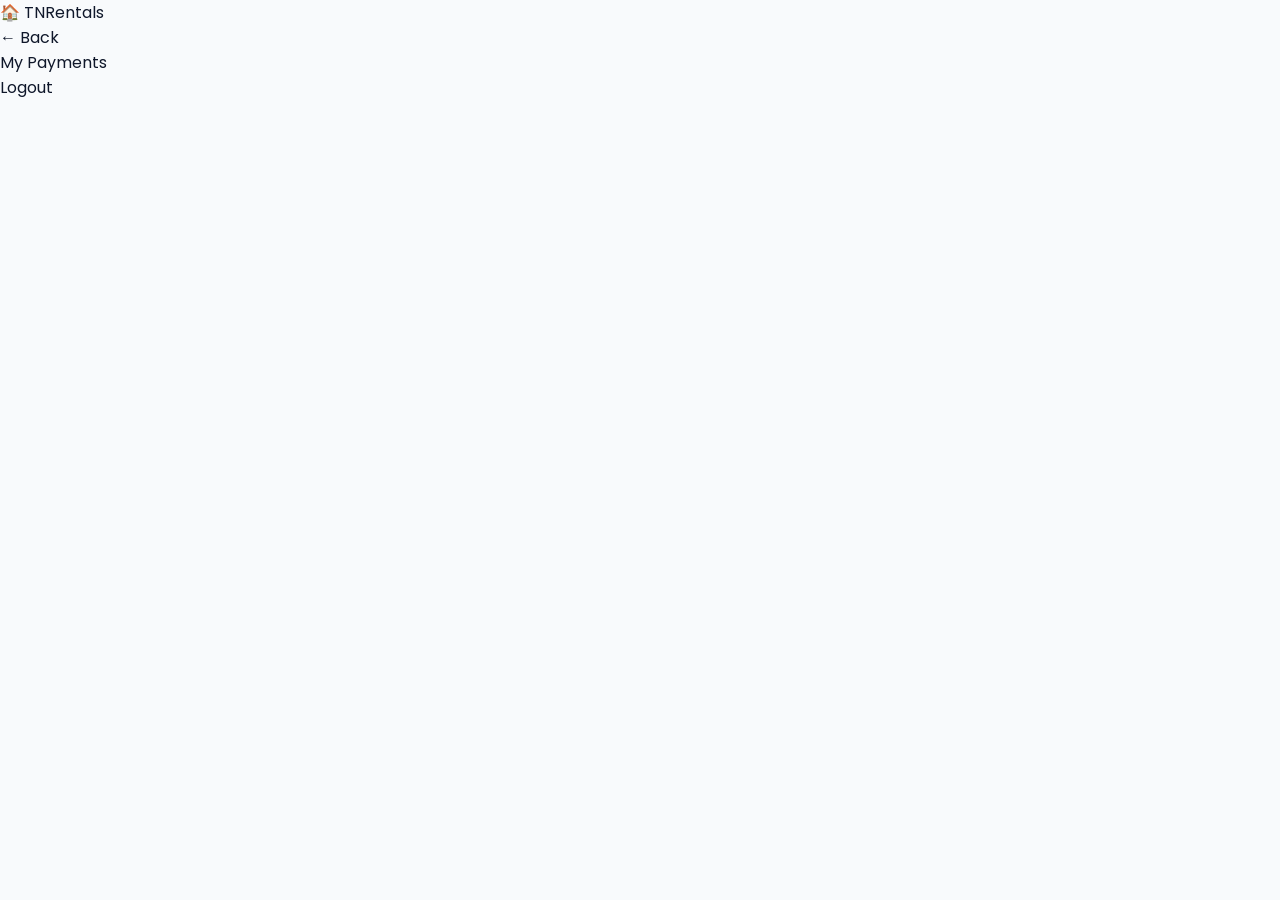
<file: house-details.html>
<!DOCTYPE html>
<html lang="en">
<head>
  <meta charset="UTF-8"/>
  <meta name="viewport" content="width=device-width, initial-scale=1.0"/>
  <title>House Details — House Rental System</title>
  <link rel="stylesheet" href="style.css"/>
</head>
<body>
<nav>
  <a class="logo" href="index.html">🏠 <span>TN</span>Rentals</a>
  <ul>
    <li><a href="user-dashboard.html">← Back</a></li>
    <li><a href="payment.html">My Payments</a></li>
    <li><a href="#" onclick="logoutUser()">Logout</a></li>
  </ul>
</nav>

<div id="detailContent" style="padding:20px 40px"></div>

<script src="script.js"></script>
<script>
  document.addEventListener('DOMContentLoaded', () => {
    const user = getCurrentUser();
    if (!user) { window.location.href = 'user-login.html'; return; }

    const id = new URLSearchParams(window.location.search).get('id');
    const house = getHouseById(id);
    if (!house) { document.getElementById('detailContent').innerHTML = '<p>House not found.</p>'; return; }

    document.title = house.title + ' — House Rental System';
    document.getElementById('detailContent').innerHTML = `
      <div style="display:grid;grid-template-columns:1fr 360px;gap:24px;align-items:start">
        <!-- LEFT -->
        <div>
          <img src="${house.img}" alt="${house.title}" style="width:100%;border-radius:12px;max-height:360px;object-fit:cover"
            onerror="this.src='https://via.placeholder.com/800x360?text=House'"/>

          <!-- TABS -->
          <div class="tabs" style="margin-top:20px">
            <button class="tab-btn active" onclick="switchTab('overview',this)">Overview</button>
            <button class="tab-btn" onclick="switchTab('nearby',this)">Nearby Places</button>
            <button class="tab-btn" onclick="switchTab('contact',this)">Owner Info</button>
          </div>

          <!-- Overview -->
          <div id="tab-overview" class="tab-panel active" style="background:var(--white);border-radius:10px;padding:20px;box-shadow:var(--shadow)">
            <h3 style="color:var(--dark);margin-bottom:12px">Property Overview</h3>
            <p style="color:#666;line-height:1.7;margin-bottom:16px">${house.description}</p>
            <div style="display:grid;grid-template-columns:1fr 1fr;gap:10px">
              <div class="info-row"><span>Property Type</span><span>${house.type}</span></div>
              <div class="info-row"><span>Bedrooms</span><span>${house.bedrooms}</span></div>
              <div class="info-row"><span>Bathrooms</span><span>${house.bathrooms}</span></div>
              <div class="info-row"><span>Area</span><span>${house.sqft} sqft</span></div>
              <div class="info-row"><span>Furnishing</span><span>${house.furnishing}</span></div>
              <div class="info-row"><span>District</span><span>${house.district}</span></div>
              <div class="info-row"><span>City</span><span>${house.city}</span></div>
              <div class="info-row"><span>Area/Locality</span><span>${house.area}</span></div>
              <div class="info-row"><span>Availability</span>
                <span class="badge ${house.available ? 'badge-green':'badge-red'}">${house.available ? 'Available' : 'Not Available'}</span>
              </div>
            </div>
          </div>

          <!-- Nearby -->
          <div id="tab-nearby" class="tab-panel" style="background:var(--white);border-radius:10px;padding:20px;box-shadow:var(--shadow)">
            <h3 style="color:var(--dark);margin-bottom:12px">Nearby Places & Amenities</h3>
            <div style="display:grid;gap:12px">
              ${house.nearby.map(n => `
                <div style="display:flex;align-items:center;gap:12px;padding:12px;background:var(--gray);border-radius:8px">
                  <span style="font-size:24px">${amenityIcon(n.type)}</span>
                  <div>
                    <strong style="font-size:14px">${n.name}</strong>
                    <div style="font-size:12px;color:#666">${n.type} &bull; ${n.distance} away</div>
                  </div>
                </div>
              `).join('')}
            </div>
          </div>

          <!-- Owner -->
          <div id="tab-contact" class="tab-panel" style="background:var(--white);border-radius:10px;padding:20px;box-shadow:var(--shadow)">
            <h3 style="color:var(--dark);margin-bottom:12px">Owner / Contact Information</h3>
            <div class="info-row"><span>Owner Name</span><span>${house.owner}</span></div>
            <div class="info-row"><span>Phone</span><span>${house.phone}</span></div>
            <div class="info-row"><span>Location</span><span>${house.city}, ${house.district}</span></div>
            <div class="alert alert-info" style="margin-top:16px">
              ℹ️ Contact the owner to schedule a visit before making payment.
            </div>
          </div>
        </div>

        <!-- RIGHT PANEL -->
        <div class="detail-info">
          <div class="card-meta">
            <span class="badge">${house.district}</span>
            <span class="badge">${house.type}</span>
            <span class="badge ${house.available ? 'badge-green':'badge-red'}">${house.available ? '✅ Available' : '❌ Booked'}</span>
          </div>
          <h2 style="margin-top:10px">${house.title}</h2>
          <p style="color:#666;font-size:13px">📍 ${house.area}, ${house.city}, ${house.district}</p>
          <div class="price-big">₹${house.rent.toLocaleString('en-IN')}<span style="font-size:14px;font-weight:400;color:#666">/month</span></div>
          <hr class="divider"/>
          <div class="info-row"><span>Security Deposit</span><span style="color:var(--primary);font-weight:700">₹${house.deposit.toLocaleString('en-IN')}</span></div>
          <div class="info-row"><span>First Month Rent</span><span>₹${house.rent.toLocaleString('en-IN')}</span></div>
          <div class="info-row"><span>Total on Move-in</span><span style="color:var(--dark);font-weight:700">₹${(house.deposit + house.rent).toLocaleString('en-IN')}</span></div>
          <hr class="divider"/>
          ${house.available
            ? `<a href="payment.html?id=${house.id}" class="btn btn-primary btn-block" style="margin-bottom:10px">💳 Book Now & Pay</a>`
            : `<button class="btn btn-block" style="background:#999;color:#fff;cursor:not-allowed" disabled>❌ Not Available</button>`
          }
          <a href="user-dashboard.html" class="btn btn-dark btn-block" style="margin-top:8px">← Back to Listings</a>
          <div style="margin-top:16px;font-size:12px;color:#888;text-align:center">
            🔒 Secure booking through House Rental System
          </div>
        </div>
      </div>
    `;
  });

  function amenityIcon(type) {
    const icons = { College:'🎓', Hospital:'🏥', School:'🏫', Company:'🏢',
      'Bus Stop':'🚌', 'Railway Station':'🚉', Market:'🛒', Temple:'🛕', Park:'🌳', Pharmacy:'💊' };
    return icons[type] || '📍';
  }

  function switchTab(tab, btn) {
    document.querySelectorAll('.tab-panel').forEach(p => p.classList.remove('active'));
    document.querySelectorAll('.tab-btn').forEach(b => b.classList.remove('active'));
    document.getElementById('tab-' + tab).classList.add('active');
    btn.classList.add('active');
  }
</script>
</body>
</html>
</file>
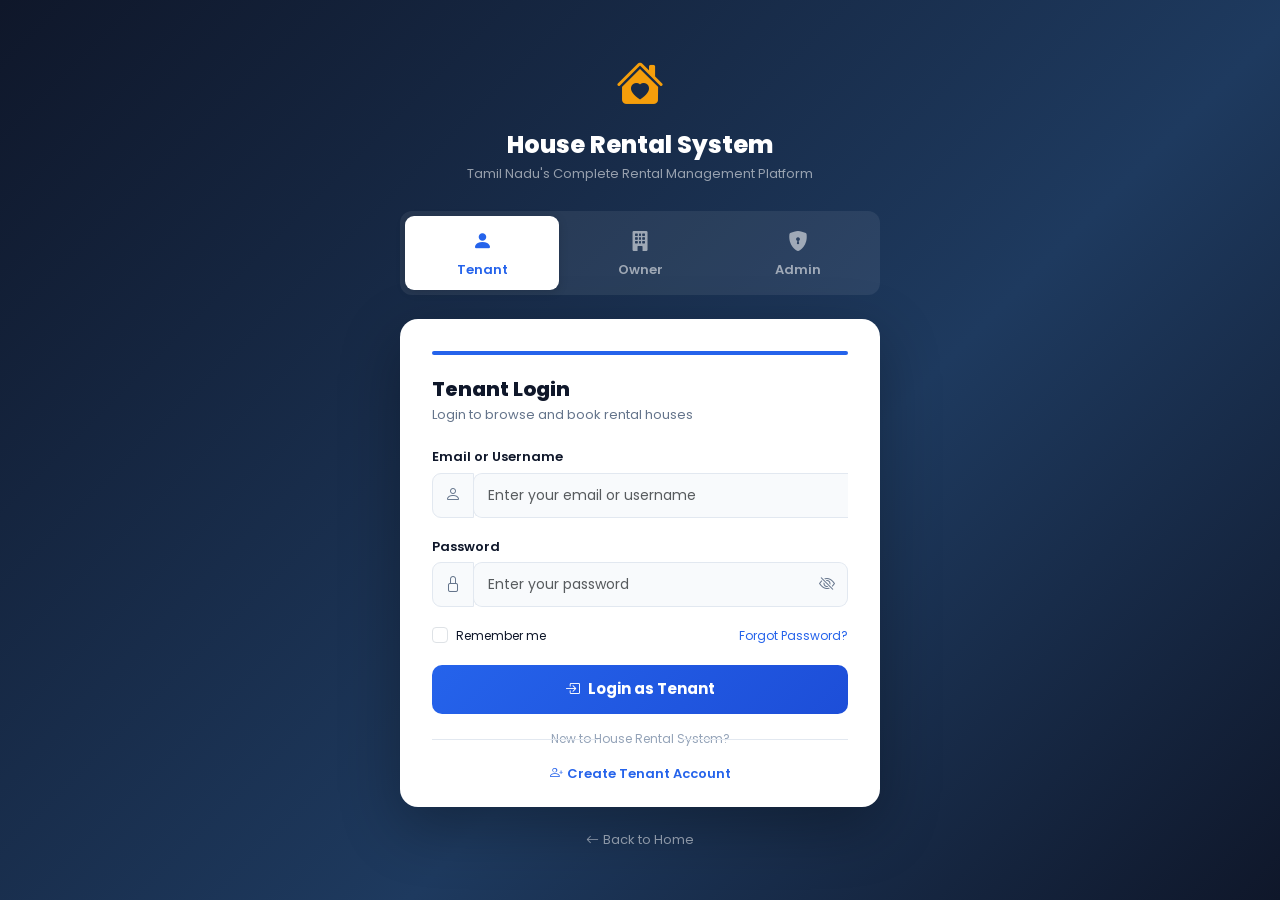
<file: login.html>
<!DOCTYPE html>
<html lang="en">
<head>
  <meta charset="UTF-8"/>
  <meta name="viewport" content="width=device-width, initial-scale=1.0"/>
  <title>Login — House Rental System</title>
  <link rel="stylesheet" href="https://cdn.jsdelivr.net/npm/bootstrap@5.3.0/dist/css/bootstrap.min.css"/>
  <link rel="stylesheet" href="https://cdn.jsdelivr.net/npm/bootstrap-icons@1.11.0/font/bootstrap-icons.css"/>
  <link rel="stylesheet" href="style.css"/>
  <style>
    body {
      min-height: 100vh;
      background: linear-gradient(135deg, #0f172a 0%, #1e3a5f 60%, #0f172a 100%);
      display: flex;
      align-items: center;
      justify-content: center;
      padding: 30px 16px;
    }

    .login-wrapper {
      width: 100%;
      max-width: 480px;
    }

    /* BRAND */
    .brand {
      text-align: center;
      margin-bottom: 28px;
    }
    .brand i {
      font-size: 48px;
      color: #f59e0b;
    }
    .brand h2 {
      color: #fff;
      font-weight: 800;
      font-size: 24px;
      margin: 10px 0 4px;
    }
    .brand p {
      color: rgba(255,255,255,0.55);
      font-size: 13px;
    }

    /* TAB SWITCHER */
    .role-tabs {
      display: flex;
      background: rgba(255,255,255,0.07);
      border-radius: 12px;
      padding: 5px;
      margin-bottom: 24px;
      gap: 4px;
    }
    .role-tab {
      flex: 1;
      text-align: center;
      padding: 10px 8px;
      border-radius: 9px;
      cursor: pointer;
      font-size: 13px;
      font-weight: 600;
      color: rgba(255,255,255,0.55);
      transition: all 0.25s;
      border: none;
      background: transparent;
      display: flex;
      flex-direction: column;
      align-items: center;
      gap: 4px;
    }
    .role-tab i { font-size: 20px; }
    .role-tab.active {
      background: #fff;
      color: #0f172a;
      box-shadow: 0 2px 10px rgba(0,0,0,0.15);
    }
    .role-tab.active.user-tab   { color: #2563eb; }
    .role-tab.active.owner-tab  { color: #f59e0b; }
    .role-tab.active.admin-tab  { color: #ef4444; }

    /* FORM CARD */
    .login-card {
      background: #fff;
      border-radius: 18px;
      padding: 32px 32px 24px;
      box-shadow: 0 20px 60px rgba(0,0,0,0.3);
    }

    .login-card .form-label {
      font-size: 13px;
      font-weight: 600;
      color: #0f172a;
    }

    .login-card .form-control {
      border: 1.5px solid #e2e8f0;
      border-radius: 9px;
      padding: 11px 14px;
      font-size: 14px;
      background: #f8fafc;
    }
    .login-card .form-control:focus {
      border-color: #2563eb;
      background: #fff;
      box-shadow: 0 0 0 3px rgba(37,99,235,0.1);
    }

    .input-group .form-control { border-right: none; border-radius: 9px 0 0 9px !important; }
    .input-group .input-group-text {
      background: #f8fafc;
      border: 1.5px solid #e2e8f0;
      border-left: none;
      border-radius: 0 9px 9px 0;
      cursor: pointer;
    }
    .input-group .form-control:focus ~ .input-group-text { border-color: #2563eb; }

    .btn-login {
      width: 100%;
      padding: 13px;
      border-radius: 10px;
      font-size: 15px;
      font-weight: 700;
      border: none;
      cursor: pointer;
      transition: all 0.2s;
      margin-top: 8px;
    }
    .btn-login:hover { transform: translateY(-1px); opacity: 0.92; }
    .btn-user  { background: linear-gradient(135deg,#2563eb,#1d4ed8); color: #fff; }
    .btn-owner { background: linear-gradient(135deg,#f59e0b,#d97706); color: #fff; }
    .btn-admin { background: linear-gradient(135deg,#ef4444,#dc2626); color: #fff; }

    .divider-text {
      text-align: center;
      color: #94a3b8;
      font-size: 12px;
      margin: 16px 0;
      position: relative;
    }
    .divider-text::before, .divider-text::after {
      content: '';
      position: absolute;
      top: 50%;
      width: 40%;
      height: 1px;
      background: #e2e8f0;
    }
    .divider-text::before { left: 0; }
    .divider-text::after  { right: 0; }

    .register-link {
      text-align: center;
      font-size: 13px;
      color: #64748b;
      margin-top: 14px;
    }
    .register-link a { font-weight: 600; text-decoration: none; }
    .register-link a.user-link  { color: #2563eb; }
    .register-link a.owner-link { color: #f59e0b; }

    /* Role indicator bar */
    .role-indicator {
      height: 4px;
      border-radius: 2px;
      margin-bottom: 22px;
      transition: background 0.3s;
    }

    /* Panel display */
    .login-panel { display: none; }
    .login-panel.active { display: block; }

    /* Back link */
    .back-link {
      text-align: center;
      margin-top: 20px;
    }
    .back-link a {
      color: rgba(255,255,255,0.5);
      font-size: 13px;
      text-decoration: none;
      transition: color 0.2s;
    }
    .back-link a:hover { color: #f59e0b; }

    /* Alert */
    .alert { border-radius: 9px; font-size: 13px; border: none; padding: 10px 14px; }
    .alert-danger  { background: rgba(239,68,68,0.1);  color: #dc2626; }
    .alert-success { background: rgba(16,185,129,0.1); color: #059669; }
  </style>
</head>
<body>

<div class="login-wrapper">

  <!-- BRAND -->
  <div class="brand">
    <i class="bi bi-house-heart-fill"></i>
    <h2>House Rental System</h2>
    <p>Tamil Nadu's Complete Rental Management Platform</p>
  </div>

  <!-- ROLE TABS -->
  <div class="role-tabs">
    <button class="role-tab user-tab active" onclick="switchRole('user')">
      <i class="bi bi-person-fill"></i> Tenant
    </button>
    <button class="role-tab owner-tab" onclick="switchRole('owner')">
      <i class="bi bi-building-fill"></i> Owner
    </button>
    <button class="role-tab admin-tab" onclick="switchRole('admin')">
      <i class="bi bi-shield-lock-fill"></i> Admin
    </button>
  </div>

  <!-- LOGIN CARD -->
  <div class="login-card">

    <!-- ROLE INDICATOR BAR -->
    <div class="role-indicator" id="roleBar" style="background:#2563eb"></div>

    <!-- ===== USER LOGIN ===== -->
    <div class="login-panel active" id="panel-user">
      <h5 style="font-weight:800;color:#0f172a;margin-bottom:4px">Tenant Login</h5>
      <p style="font-size:13px;color:#64748b;margin-bottom:20px">Login to browse and book rental houses</p>
      <div id="userAlert"></div>
      <form id="userForm" novalidate>
        <div class="mb-3">
          <label class="form-label">Email or Username</label>
          <div class="input-group">
            <span class="input-group-text" style="border-right:none;border-radius:9px 0 0 9px;background:#f8fafc;border:1.5px solid #e2e8f0">
              <i class="bi bi-person" style="color:#64748b"></i>
            </span>
            <input type="text" class="form-control" id="userEmail" placeholder="Enter your email or username" required/>
          </div>
        </div>
        <div class="mb-3">
          <label class="form-label">Password</label>
          <div class="input-group">
            <span class="input-group-text" style="border-right:none;border-radius:9px 0 0 9px;background:#f8fafc;border:1.5px solid #e2e8f0">
              <i class="bi bi-lock" style="color:#64748b"></i>
            </span>
            <input type="password" class="form-control" id="userPassword" placeholder="Enter your password" required/>
            <button type="button" class="input-group-text" onclick="togglePwd('userPassword','uPwdIcon')">
              <i class="bi bi-eye-slash" id="uPwdIcon" style="color:#64748b"></i>
            </button>
          </div>
        </div>
        <div class="d-flex justify-content-between align-items-center mb-2">
          <div class="form-check">
            <input class="form-check-input" type="checkbox" id="userRemember"/>
            <label class="form-check-label" style="font-size:12px" for="userRemember">Remember me</label>
          </div>
          <a href="#" style="font-size:12px;color:#2563eb;text-decoration:none">Forgot Password?</a>
        </div>
        <button type="submit" class="btn-login btn-user" id="userLoginBtn">
          <i class="bi bi-box-arrow-in-right me-2"></i>Login as Tenant
        </button>
      </form>
      <div class="divider-text">New to House Rental System?</div>
      <div class="register-link">
        <a href="user-register.html" class="user-link"><i class="bi bi-person-plus me-1"></i>Create Tenant Account</a>
      </div>
    </div>

    <!-- ===== OWNER LOGIN ===== -->
    <div class="login-panel" id="panel-owner">
      <h5 style="font-weight:800;color:#0f172a;margin-bottom:4px">Owner Login</h5>
      <p style="font-size:13px;color:#64748b;margin-bottom:20px">Login to manage your properties and bookings</p>
      <div id="ownerAlert"></div>
      <form id="ownerForm" novalidate>
        <div class="mb-3">
          <label class="form-label">Email Address</label>
          <div class="input-group">
            <span class="input-group-text" style="border-right:none;border-radius:9px 0 0 9px;background:#f8fafc;border:1.5px solid #e2e8f0">
              <i class="bi bi-envelope" style="color:#64748b"></i>
            </span>
            <input type="text" class="form-control" id="ownerEmail" placeholder="Enter your email" required/>
          </div>
        </div>
        <div class="mb-3">
          <label class="form-label">Password</label>
          <div class="input-group">
            <span class="input-group-text" style="border-right:none;border-radius:9px 0 0 9px;background:#f8fafc;border:1.5px solid #e2e8f0">
              <i class="bi bi-lock" style="color:#64748b"></i>
            </span>
            <input type="password" class="form-control" id="ownerPassword" placeholder="Enter your password" required/>
            <button type="button" class="input-group-text" onclick="togglePwd('ownerPassword','oPwdIcon')">
              <i class="bi bi-eye-slash" id="oPwdIcon" style="color:#64748b"></i>
            </button>
          </div>
        </div>
        <button type="submit" class="btn-login btn-owner" id="ownerLoginBtn">
          <i class="bi bi-building me-2"></i>Login as Owner
        </button>
      </form>
      <div class="divider-text">Don't have an owner account?</div>
      <div class="register-link">
        <a href="owner-register.html" class="owner-link"><i class="bi bi-building-add me-1"></i>Register as Owner</a>
      </div>
    </div>

    <!-- ===== ADMIN LOGIN ===== -->
    <div class="login-panel" id="panel-admin">
      <h5 style="font-weight:800;color:#0f172a;margin-bottom:4px">Admin Login</h5>
      <p style="font-size:13px;color:#64748b;margin-bottom:20px">Secure access to system administration</p>
      <div id="adminAlert"></div>
      <form id="adminForm" novalidate>
        <div class="mb-3">
          <label class="form-label">Admin Username</label>
          <div class="input-group">
            <span class="input-group-text" style="border-right:none;border-radius:9px 0 0 9px;background:#f8fafc;border:1.5px solid #e2e8f0">
              <i class="bi bi-shield-lock" style="color:#64748b"></i>
            </span>
            <input type="text" class="form-control" id="adminUsername" placeholder="Enter admin username" required/>
          </div>
        </div>
        <div class="mb-3">
          <label class="form-label">Password</label>
          <div class="input-group">
            <span class="input-group-text" style="border-right:none;border-radius:9px 0 0 9px;background:#f8fafc;border:1.5px solid #e2e8f0">
              <i class="bi bi-lock" style="color:#64748b"></i>
            </span>
            <input type="password" class="form-control" id="adminPassword" placeholder="Enter admin password" required/>
            <button type="button" class="input-group-text" onclick="togglePwd('adminPassword','aPwdIcon')">
              <i class="bi bi-eye-slash" id="aPwdIcon" style="color:#64748b"></i>
            </button>
          </div>
        </div>
        <button type="submit" class="btn-login btn-admin" id="adminLoginBtn">
          <i class="bi bi-shield-check me-2"></i>Login as Admin
        </button>
      </form>
    </div>

  </div><!-- end login-card -->

  <!-- BACK LINK -->
  <div class="back-link">
    <a href="index.html"><i class="bi bi-arrow-left me-1"></i>Back to Home</a>
  </div>

</div><!-- end login-wrapper -->

<script src="https://cdn.jsdelivr.net/npm/bootstrap@5.3.0/dist/js/bootstrap.bundle.min.js"></script>
<script src="script.js"></script>
<script>
document.addEventListener('DOMContentLoaded', () => {
  // If already logged in redirect
  if (Auth.getUser())  window.location.href = 'user-dashboard.html';
  if (Auth.getOwner()) window.location.href = 'owner-dashboard.html';
  if (Auth.getAdmin()) window.location.href = 'admin-dashboard.html';
});

// ---- ROLE SWITCHER ----
function switchRole(role) {
  // Hide all panels
  document.querySelectorAll('.login-panel').forEach(p => p.classList.remove('active'));
  document.querySelectorAll('.role-tab').forEach(t => t.classList.remove('active'));

  // Show selected
  document.getElementById('panel-' + role).classList.add('active');
  document.querySelector('.' + role + '-tab').classList.add('active');

  // Update indicator bar color
  const colors = { user:'#2563eb', owner:'#f59e0b', admin:'#ef4444' };
  document.getElementById('roleBar').style.background = colors[role];

  // Clear all alerts
  ['userAlert','ownerAlert','adminAlert'].forEach(id => document.getElementById(id).innerHTML = '');
}

// ---- TOGGLE PASSWORD ----
function togglePwd(inputId, iconId) {
  const input = document.getElementById(inputId);
  const icon  = document.getElementById(iconId);
  input.type  = input.type === 'password' ? 'text' : 'password';
  icon.className = input.type === 'password' ? 'bi bi-eye-slash' : 'bi bi-eye';
  icon.style.color = '#64748b';
}

// ---- USER LOGIN ----
document.getElementById('userForm').addEventListener('submit', function(e) {
  e.preventDefault();
  const email    = document.getElementById('userEmail').value.trim();
  const password = document.getElementById('userPassword').value;
  const btn      = document.getElementById('userLoginBtn');
  const alert    = document.getElementById('userAlert');

  if (!email || !password) {
    alert.innerHTML = '<div class="alert alert-danger"><i class="bi bi-exclamation-circle me-2"></i>Please fill in all fields.</div>';
    return;
  }

  btn.innerHTML = '<span class="spinner-border spinner-border-sm me-2"></span>Logging in...';
  btn.disabled  = true;

  setTimeout(() => {
    const users = DB.get('users');
    const user  = users.find(u => (u.email === email || u.username === email) && u.password === password);

    if (user) {
      if (user.status === 'Blocked') {
        alert.innerHTML = '<div class="alert alert-danger"><i class="bi bi-slash-circle me-2"></i>Your account has been blocked. Contact admin.</div>';
        btn.innerHTML = '<i class="bi bi-box-arrow-in-right me-2"></i>Login as Tenant';
        btn.disabled  = false;
        return;
      }
      Auth.setUser(user);
      showToast('Welcome, ' + user.name + '! 🎉');
      setTimeout(() => window.location.href = 'user-dashboard.html', 800);
    } else {
      alert.innerHTML = '<div class="alert alert-danger"><i class="bi bi-exclamation-circle me-2"></i>Invalid email or password.</div>';
      btn.innerHTML = '<i class="bi bi-box-arrow-in-right me-2"></i>Login as Tenant';
      btn.disabled  = false;
    }
  }, 600);
});

// ---- OWNER LOGIN ----
document.getElementById('ownerForm').addEventListener('submit', function(e) {
  e.preventDefault();
  const email    = document.getElementById('ownerEmail').value.trim();
  const password = document.getElementById('ownerPassword').value;
  const btn      = document.getElementById('ownerLoginBtn');
  const alert    = document.getElementById('ownerAlert');

  if (!email || !password) {
    alert.innerHTML = '<div class="alert alert-danger"><i class="bi bi-exclamation-circle me-2"></i>Please fill in all fields.</div>';
    return;
  }

  btn.innerHTML = '<span class="spinner-border spinner-border-sm me-2"></span>Logging in...';
  btn.disabled  = true;

  setTimeout(() => {
    const owners = DB.get('owners');
    const owner  = owners.find(o => o.email === email && o.password === password);

    if (owner) {
      Auth.setOwner(owner);
      showToast('Welcome, ' + owner.name + '! 🏠');
      setTimeout(() => window.location.href = 'owner-dashboard.html', 800);
    } else {
      alert.innerHTML = '<div class="alert alert-danger"><i class="bi bi-exclamation-circle me-2"></i>Invalid email or password.</div>';
      btn.innerHTML = '<i class="bi bi-building me-2"></i>Login as Owner';
      btn.disabled  = false;
    }
  }, 600);
});

// ---- ADMIN LOGIN ----
document.getElementById('adminForm').addEventListener('submit', function(e) {
  e.preventDefault();
  const username = document.getElementById('adminUsername').value.trim();
  const password = document.getElementById('adminPassword').value;
  const btn      = document.getElementById('adminLoginBtn');
  const alert    = document.getElementById('adminAlert');

  if (!username || !password) {
    alert.innerHTML = '<div class="alert alert-danger"><i class="bi bi-exclamation-circle me-2"></i>Please fill in all fields.</div>';
    return;
  }

  btn.innerHTML = '<span class="spinner-border spinner-border-sm me-2"></span>Authenticating...';
  btn.disabled  = true;

  setTimeout(() => {
    const ADMIN_USER = '117';
    const ADMIN_PASS = '2406';

    if (username === ADMIN_USER && password === ADMIN_PASS) {
      const adminObj = { id:1, username:'117', name:'System Admin' };
      localStorage.setItem('hrms_admin', JSON.stringify(adminObj));
      Auth.setAdmin(adminObj);
      showToast('Admin login successful! 🔐');
      setTimeout(() => window.location.href = 'admin-dashboard.html', 800);
    } else {
      alert.innerHTML = '<div class="alert alert-danger"><i class="bi bi-shield-exclamation me-2"></i>Invalid admin credentials. Access denied.</div>';
      btn.innerHTML = '<i class="bi bi-shield-check me-2"></i>Login as Admin';
      btn.disabled  = false;
    }
  }, 700);
});
</script>
</body>
</html>
</file>
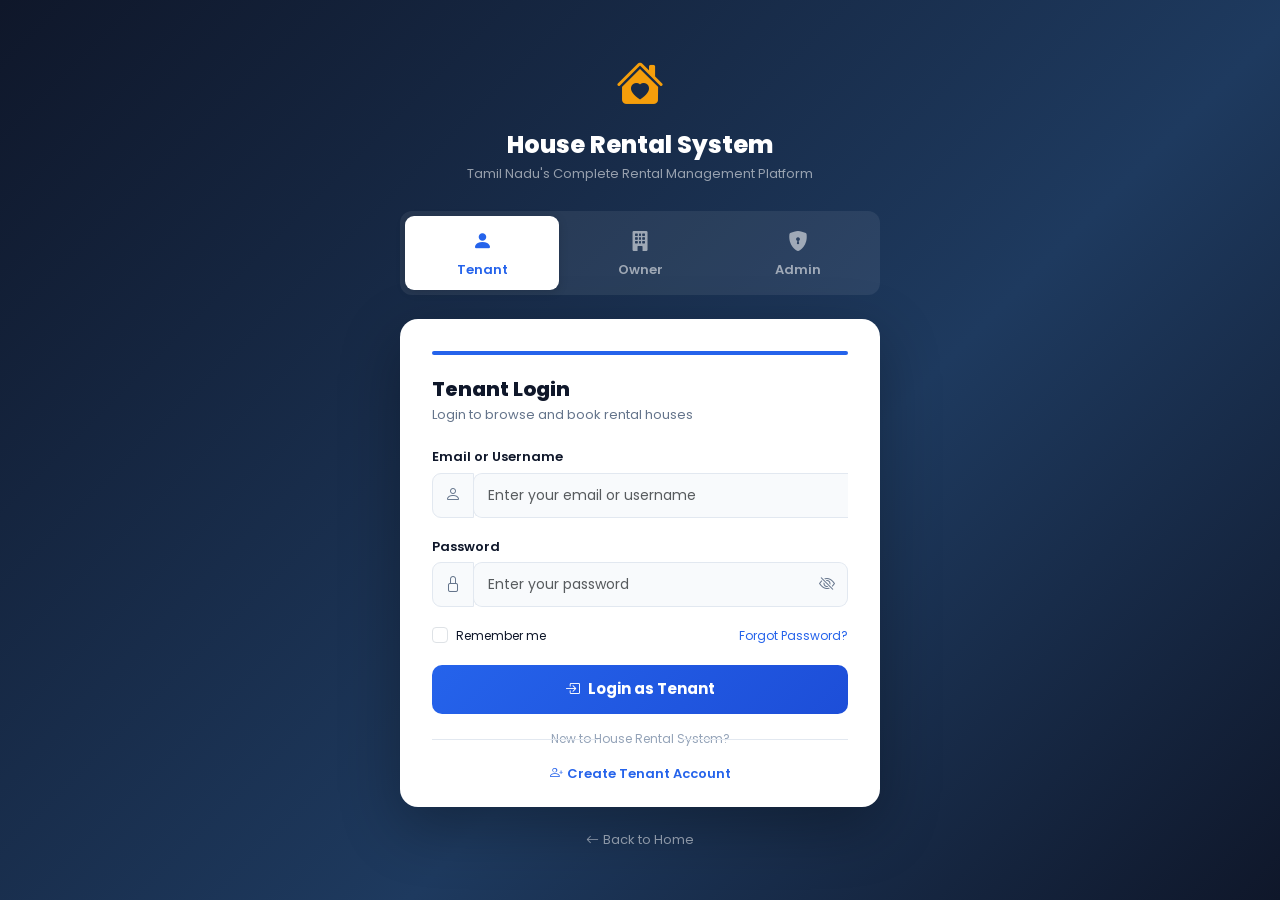
<file: owner-dashboard.html>
<!DOCTYPE html>
<html lang="en">
<head>
  <meta charset="UTF-8"/>
  <meta name="viewport" content="width=device-width, initial-scale=1.0"/>
  <title>Owner Dashboard — House Rental System</title>
  <link rel="stylesheet" href="https://cdn.jsdelivr.net/npm/bootstrap@5.3.0/dist/css/bootstrap.min.css"/>
  <link rel="stylesheet" href="https://cdn.jsdelivr.net/npm/bootstrap-icons@1.11.0/font/bootstrap-icons.css"/>
  <link rel="stylesheet" href="style.css"/>
</head>
<body>
<div class="dashboard-wrapper">

  <!-- SIDEBAR -->
  <aside class="sidebar" id="sidebar">
    <div class="sidebar-brand">
      <i class="bi bi-house-heart-fill" style="color:#f59e0b;font-size:24px"></i>
      <h4>House <span>Rental System</span></h4>
    </div>
    <div class="sidebar-user">
      <div class="avatar" id="sidebarAvatar">O</div>
      <div><h6 id="sidebarName" style="color:#fff;font-size:13px;margin:0">Owner</h6>
      <p id="sidebarEmail" style="color:rgba(255,255,255,0.5);font-size:11px;margin:0">owner</p></div>
    </div>
    <nav class="sidebar-nav">
      <div class="nav-section">Main</div>
      <a href="#" onclick="showTab('overview')"    id="nav-overview"    class="active"><i class="bi bi-speedometer2"></i> Dashboard</a>
      <div class="nav-section">Properties</div>
      <a href="#" onclick="showTab('properties')"  id="nav-properties"><i class="bi bi-buildings"></i> My Properties</a>
      <a href="#" onclick="openAddModal()"         ><i class="bi bi-plus-circle"></i> Add Property</a>
      <div class="nav-section">Bookings</div>
      <a href="#" onclick="showTab('requests')"    id="nav-requests"><i class="bi bi-calendar-check"></i> Booking Requests <span class="badge-count" id="reqBadge">0</span></a>
      <a href="#" onclick="showTab('allbookings')" id="nav-allbookings"><i class="bi bi-list-check"></i> All Bookings</a>
      <div class="nav-section">Account</div>
      <a href="#" onclick="showTab('profile')"     id="nav-profile"><i class="bi bi-person-circle"></i> My Profile</a>
      <a href="#" onclick="showTab('password')"    id="nav-password"><i class="bi bi-shield-lock"></i> Change Password</a>
      <div class="nav-section">Other</div>
      <a href="index.html"><i class="bi bi-house"></i> View Site</a>
      <a href="#" onclick="Auth.logoutOwner()" style="color:#ef4444"><i class="bi bi-box-arrow-right"></i> Logout</a>
    </nav>
  </aside>

  <!-- MAIN -->
  <main class="main-content">
    <div class="topbar">
      <div><h4 id="pageTitle">Dashboard</h4><p class="text-muted" style="font-size:13px;margin:0" id="pageSubtitle">Owner Control Panel</p></div>
      <div class="d-flex gap-2">
        <button id="darkModeBtn" class="btn btn-sm" style="background:#fff;border:1px solid #e2e8f0;width:36px;height:36px;padding:0;border-radius:8px"></button>
        <button class="btn btn-sm d-lg-none" id="sidebarToggle" style="background:#fff;border:1px solid #e2e8f0;border-radius:8px;padding:6px 10px"><i class="bi bi-list" style="font-size:18px"></i></button>
        <button class="btn btn-primary btn-sm" onclick="openAddModal()"><i class="bi bi-plus-lg me-1"></i>Add Property</button>
      </div>
    </div>

    <!-- OVERVIEW -->
    <div id="tab-overview">
      <div class="row g-3 mb-4">
        <div class="col-6 col-xl-3">
          <div class="stat-card">
            <div class="icon" style="background:rgba(37,99,235,0.1)"><i class="bi bi-buildings" style="color:#2563eb;font-size:22px"></i></div>
            <div class="info"><h3 id="statProps">0</h3><p>My Properties</p></div>
          </div>
        </div>
        <div class="col-6 col-xl-3">
          <div class="stat-card">
            <div class="icon" style="background:rgba(16,185,129,0.1)"><i class="bi bi-house-check" style="color:#10b981;font-size:22px"></i></div>
            <div class="info"><h3 id="statAvail">0</h3><p>Available</p></div>
          </div>
        </div>
        <div class="col-6 col-xl-3">
          <div class="stat-card">
            <div class="icon" style="background:rgba(245,158,11,0.1)"><i class="bi bi-hourglass-split" style="color:#f59e0b;font-size:22px"></i></div>
            <div class="info"><h3 id="statPending">0</h3><p>Pending Requests</p></div>
          </div>
        </div>
        <div class="col-6 col-xl-3">
          <div class="stat-card">
            <div class="icon" style="background:rgba(139,92,246,0.1)"><i class="bi bi-calendar-check" style="color:#8b5cf6;font-size:22px"></i></div>
            <div class="info"><h3 id="statBooked">0</h3><p>Total Bookings</p></div>
          </div>
        </div>
      </div>

      <!-- Pending requests alert -->
      <div id="pendingAlert"></div>

      <!-- Recent requests -->
      <div class="data-table-wrap mb-4">
        <div class="table-header">
          <h6><i class="bi bi-clock-history me-2"></i>Pending Booking Requests</h6>
          <button class="btn btn-outline-primary btn-sm" onclick="showTab('requests')">View All</button>
        </div>
        <div class="table-responsive">
          <table class="table">
            <thead><tr><th>User</th><th>Property</th><th>Move-in</th><th>Duration</th><th>Rent/Mo</th><th>Action</th></tr></thead>
            <tbody id="overviewRequests"></tbody>
          </table>
        </div>
      </div>

      <!-- My properties summary -->
      <div class="data-table-wrap">
        <div class="table-header">
          <h6><i class="bi bi-buildings me-2"></i>My Properties</h6>
          <button class="btn btn-primary btn-sm" onclick="openAddModal()">+ Add New</button>
        </div>
        <div class="table-responsive">
          <table class="table">
            <thead><tr><th>Name</th><th>District</th><th>Rent</th><th>Status</th><th>Admin Approval</th><th>Actions</th></tr></thead>
            <tbody id="overviewProps"></tbody>
          </table>
        </div>
      </div>
    </div>

    <!-- PROPERTIES TAB -->
    <div id="tab-properties" style="display:none">
      <div class="d-flex justify-content-between align-items-center mb-3">
        <h6 class="fw-bold mb-0">My Properties</h6>
        <button class="btn btn-primary btn-sm" onclick="openAddModal()"><i class="bi bi-plus-lg me-1"></i>Add Property</button>
      </div>
      <div class="row g-3" id="propsGrid"></div>
    </div>

    <!-- BOOKING REQUESTS TAB -->
    <div id="tab-requests" style="display:none">
      <h6 class="fw-bold mb-3"><i class="bi bi-calendar-check me-2"></i>Booking Requests from Users</h6>
      <div id="requestCards"></div>
    </div>

    <!-- ALL BOOKINGS TAB -->
    <div id="tab-allbookings" style="display:none">
      <div class="data-table-wrap">
        <div class="table-header"><h6><i class="bi bi-list-check me-2"></i>All Bookings</h6></div>
        <div class="table-responsive">
          <table class="table">
            <thead><tr><th>User</th><th>Property</th><th>Date</th><th>Duration</th><th>Rent</th><th>Owner Status</th><th>Admin Status</th><th>Payment</th></tr></thead>
            <tbody id="allBookingsTbody"></tbody>
          </table>
        </div>
      </div>
    </div>

    <!-- PROFILE TAB -->
    <div id="tab-profile" style="display:none">
      <div class="row">
        <div class="col-lg-7">
          <div class="chart-card">
            <h6 class="fw-bold mb-4">Edit Profile</h6>
            <div id="profileAlert"></div>
            <form id="profileForm">
              <div class="row g-3">
                <div class="col-md-6"><label class="form-label">Full Name</label><input type="text" class="form-control" id="pName"/></div>
                <div class="col-md-6"><label class="form-label">Phone</label><input type="tel" class="form-control" id="pPhone" maxlength="10"/></div>
                <div class="col-md-6"><label class="form-label">Email (read only)</label><input type="email" class="form-control" id="pEmail" readonly style="background:#f8fafc"/></div>
                <div class="col-md-6"><label class="form-label">District</label><select class="form-select" id="pDistrict"></select></div>
                <div class="col-12"><label class="form-label">Address</label><input type="text" class="form-control" id="pAddress"/></div>
                <div class="col-12"><button type="submit" class="btn btn-primary">Save Changes</button></div>
              </div>
            </form>
          </div>
        </div>
      </div>
    </div>

    <!-- PASSWORD TAB -->
    <div id="tab-password" style="display:none">
      <div class="row"><div class="col-lg-5">
        <div class="chart-card">
          <h6 class="fw-bold mb-4">Change Password</h6>
          <div id="pwdAlert"></div>
          <form id="pwdForm">
            <div class="mb-3"><label class="form-label">Current Password</label>
              <div class="input-group"><input type="password" class="form-control" id="oldPwd"/><button type="button" class="input-group-text" onclick="tp('oldPwd','oi')"><i class="bi bi-eye-slash" id="oi"></i></button></div>
            </div>
            <div class="mb-3"><label class="form-label">New Password</label>
              <div class="input-group"><input type="password" class="form-control" id="newPwd"/><button type="button" class="input-group-text" onclick="tp('newPwd','ni')"><i class="bi bi-eye-slash" id="ni"></i></button></div>
            </div>
            <div class="mb-4"><label class="form-label">Confirm Password</label>
              <div class="input-group"><input type="password" class="form-control" id="confPwd"/><button type="button" class="input-group-text" onclick="tp('confPwd','ci')"><i class="bi bi-eye-slash" id="ci"></i></button></div>
            </div>
            <button type="submit" class="btn btn-primary w-100">Update Password</button>
          </form>
        </div>
      </div></div>
    </div>

  </main>
</div>

<!-- ADD / EDIT PROPERTY MODAL -->
<div class="modal fade" id="propModal" tabindex="-1">
  <div class="modal-dialog modal-lg">
    <div class="modal-content">
      <div class="modal-header">
        <h5 class="modal-title" id="propModalTitle">Add New Property</h5>
        <button type="button" class="btn-close" data-bs-dismiss="modal"></button>
      </div>
      <div class="modal-body">
        <div id="propModalAlert"></div>
        <form id="propForm">
          <div class="row g-3">
            <div class="col-12"><label class="form-label">Property Name *</label><input type="text" class="form-control" id="fName" required/></div>
            <div class="col-md-6"><label class="form-label">Property Type *</label><select class="form-select" id="fType" required></select></div>
            <div class="col-md-6"><label class="form-label">Furnishing *</label>
              <select class="form-select" id="fFurnish"><option>Fully Furnished</option><option>Semi Furnished</option><option>Unfurnished</option></select>
            </div>
            <div class="col-md-6"><label class="form-label">District *</label><select class="form-select" id="fDistrict" required></select></div>
            <div class="col-md-6"><label class="form-label">City *</label><input type="text" class="form-control" id="fCity" required/></div>
            <div class="col-12"><label class="form-label">Full Address *</label><input type="text" class="form-control" id="fAddress" required/></div>
            <div class="col-md-6"><label class="form-label">Pincode</label><input type="text" class="form-control" id="fPincode" maxlength="6"/></div>
            <div class="col-md-6"><label class="form-label">Monthly Rent (₹) *</label><input type="number" class="form-control" id="fRent" required/></div>
            <div class="col-md-6"><label class="form-label">Security Deposit (₹) *</label><input type="number" class="form-control" id="fDeposit" required/></div>
            <div class="col-md-3"><label class="form-label">Bedrooms</label><input type="number" class="form-control" id="fBed" min="1" value="1"/></div>
            <div class="col-md-3"><label class="form-label">Bathrooms</label><input type="number" class="form-control" id="fBath" min="1" value="1"/></div>
            <div class="col-md-3"><label class="form-label">Parking</label><select class="form-select" id="fParking"><option value="1">Yes</option><option value="0">No</option></select></div>
            <div class="col-md-3"><label class="form-label">Internet</label><select class="form-select" id="fInternet"><option value="1">Yes</option><option value="0">No</option></select></div>
            <div class="col-md-6"><label class="form-label">Water Supply</label><select class="form-select" id="fWater"><option value="1">Yes</option><option value="0">No</option></select></div>
            <div class="col-md-6"><label class="form-label">Electricity</label><select class="form-select" id="fElec"><option value="1">Yes</option><option value="0">No</option></select></div>
            <div class="col-12" id="foodRow" style="display:none">
              <label class="form-label">🍽️ Food Available <small class="text-muted">(For PG/Hostel only)</small></label>
              <select class="form-select" id="fFood">
                <option value="none">No Food</option>
                <option value="breakfast">Breakfast Only</option>
                <option value="lunch">Lunch Only</option>
                <option value="dinner">Dinner Only</option>
                <option value="breakfast_dinner">Breakfast + Dinner</option>
                <option value="all">All Meals (Breakfast + Lunch + Dinner)</option>
              </select>
            </div>
            <div class="col-12"><label class="form-label">Property Image URL</label><input type="text" class="form-control" id="fImg" placeholder="https://..."/></div>
            <div class="col-12"><label class="form-label">Description</label><textarea class="form-control" id="fDesc" rows="3"></textarea></div>
            <div class="col-12">
              <label class="form-label">Nearby Places <small class="text-muted">(Name|Type|Distance — one per line)</small></label>
              <textarea class="form-control" id="fNearby" rows="3" placeholder="Anna University|College|0.5km&#10;Apollo Hospital|Hospital|1km"></textarea>
            </div>
          </div>
        </form>
      </div>
      <div class="modal-footer">
        <button type="button" class="btn btn-secondary" data-bs-dismiss="modal">Cancel</button>
        <button type="button" class="btn btn-primary" onclick="saveProp()"><i class="bi bi-check-lg me-1"></i>Save Property</button>
      </div>
    </div>
  </div>
</div>

<script src="https://cdn.jsdelivr.net/npm/bootstrap@5.3.0/dist/js/bootstrap.bundle.min.js"></script>
<script src="script.js"></script>
<script>
let currentOwner, editingPropId = null;

document.addEventListener('DOMContentLoaded', () => {
  Auth.requireOwner();
  currentOwner = Auth.getOwner();
  document.getElementById('sidebarName').textContent  = currentOwner.name;
  document.getElementById('sidebarEmail').textContent = currentOwner.email;
  document.getElementById('sidebarAvatar').textContent = currentOwner.name.charAt(0).toUpperCase();

  populateSelect('fType', PROPERTY_TYPES, 'Select Type');
  populateSelect('fDistrict', TN_DISTRICTS, 'Select District');
  populateSelect('pDistrict', TN_DISTRICTS, 'Select District');

  // Show food option only for PG/Hostel
  document.getElementById('fType').addEventListener('change', function() {
    document.getElementById('foodRow').style.display = this.value === 'PG/Hostel' ? 'block' : 'none';
  });

  loadOverview();
  updateReqBadge();
});

function updateReqBadge() {
  const myProps = DB.get('properties').filter(p => p.ownerId == currentOwner.id).map(p => p.id);
  const pending = DB.get('bookings').filter(b => myProps.includes(b.propertyId) && (b.ownerStatus === 'Pending' || !b.ownerStatus)).length;
  document.getElementById('reqBadge').textContent = pending || '';
}

// ---- OVERVIEW ----
function loadOverview() {
  const myProps   = DB.get('properties').filter(p => p.ownerId == currentOwner.id);
  const myPropIds = myProps.map(p => p.id);
  const myBooks   = DB.get('bookings').filter(b => myPropIds.includes(b.propertyId));
  const pending   = myBooks.filter(b => (b.ownerStatus === 'Pending' || !b.ownerStatus)).length;

  document.getElementById('statProps').textContent   = myProps.length;
  document.getElementById('statAvail').textContent   = myProps.filter(p => p.status === 'Available').length;
  document.getElementById('statPending').textContent = pending;
  document.getElementById('statBooked').textContent  = myBooks.length;

  if (pending > 0) {
    document.getElementById('pendingAlert').innerHTML = `
      <div class="alert alert-warning d-flex justify-content-between align-items-center mb-3">
        <span><i class="bi bi-hourglass-split me-2"></i><strong>${pending} booking request(s)</strong> waiting for your approval.</span>
        <button class="btn btn-warning btn-sm" onclick="showTab('requests')">Review Now →</button>
      </div>`;
  } else {
    document.getElementById('pendingAlert').innerHTML = '';
  }

  // Overview requests table
  const pendingBooks = myBooks.filter(b => b.ownerStatus === 'Pending' || !b.ownerStatus).slice(0, 5);
  const rt = document.getElementById('overviewRequests');
  rt.innerHTML = pendingBooks.length ? pendingBooks.map(b => {
    const user = DB.getById('users', b.userId);
    return `<tr>
      <td>${user ? user.name : 'User'}</td>
      <td>${b.propertyName}</td>
      <td>${b.startDate}</td>
      <td>${b.duration} months</td>
      <td>${formatINR(b.rentPerMonth)}</td>
      <td>
        <button class="btn btn-success btn-sm me-1" onclick="approveRequest(${b.id})">✅ Approve</button>
        <button class="btn btn-danger btn-sm"  onclick="rejectRequest(${b.id})">❌ Reject</button>
      </td>
    </tr>`;
  }).join('') : '<tr><td colspan="6" class="text-center py-3 text-muted">No pending requests</td></tr>';

  // Overview props table
  const op = document.getElementById('overviewProps');
  op.innerHTML = myProps.length ? myProps.map(p => `<tr>
    <td><strong>${p.name}</strong></td>
    <td>${p.district}</td>
    <td>${formatINR(p.rent)}/mo</td>
    <td><span class="avail-badge ${p.status==='Available'?'avail-yes':'avail-no'}">${p.status}</span></td>
    <td><span class="avail-badge ${p.approved?'avail-yes':'avail-pending'}">${p.approved?'✅ Approved':'⏳ Pending Admin'}</span></td>
    <td>
      <button class="btn btn-outline-primary btn-sm me-1" onclick="editProp(${p.id})"><i class="bi bi-pencil"></i></button>
      <button class="btn btn-outline-danger btn-sm" onclick="deleteProp(${p.id})"><i class="bi bi-trash"></i></button>
    </td>
  </tr>`).join('') : '<tr><td colspan="6" class="text-center py-3 text-muted">No properties yet. <a href="#" onclick="openAddModal()">Add one</a></td></tr>';
}

// ---- PROPERTIES GRID ----
function loadPropsGrid() {
  const myProps = DB.get('properties').filter(p => p.ownerId == currentOwner.id);
  const grid = document.getElementById('propsGrid');
  if (!myProps.length) {
    grid.innerHTML = '<div class="col-12 text-center py-5 text-muted"><i class="bi bi-buildings" style="font-size:48px"></i><p class="mt-2">No properties added yet.</p><button class="btn btn-primary btn-sm" onclick="openAddModal()">Add Property</button></div>';
    return;
  }
  grid.innerHTML = myProps.map(p => `
    <div class="col-md-6 col-xl-4">
      <div class="property-card">
        <div class="img-wrap">
          <img src="${p.images[0]}" onerror="this.src='https://via.placeholder.com/400x200?text=Property'" alt="${p.name}"/>
          <span class="badge-status ${p.status==='Available'?'badge-available':'badge-rented'}">${p.status}</span>
        </div>
        <div class="card-body">
          <div class="price">${formatINR(p.rent)}<span>/month</span></div>
          <h5 class="prop-title">${p.name}</h5>
          <p class="prop-location"><i class="bi bi-geo-alt"></i>${p.address}</p>
          <div class="prop-features">
            <span><i class="bi bi-door-open"></i>${p.bedrooms} Bed</span>
            <span><i class="bi bi-droplet"></i>${p.bathrooms} Bath</span>
            <span><i class="bi bi-tag"></i>${p.furnished}</span>
          </div>
          <div class="mt-2">
            ${p.type === 'PG/Hostel' && p.food && p.food !== 'none' ? `<span style="background:rgba(16,185,129,0.1);color:#059669;border:1px solid rgba(16,185,129,0.3);padding:3px 10px;border-radius:20px;font-size:11px;font-weight:600">🍽️ Food: ${foodLabel(p.food)}</span>` : ''}
            <span class="avail-badge ${p.approved?'avail-yes':'avail-pending'}" style="font-size:11px">${p.approved?'✅ Admin Approved':'⏳ Awaiting Admin Approval'}</span>
          </div>
        </div>
        <div class="card-footer-btns">
          <button class="btn btn-outline-primary btn-sm flex-fill" onclick="editProp(${p.id})"><i class="bi bi-pencil me-1"></i>Edit</button>
          <button class="btn btn-outline-danger btn-sm flex-fill" onclick="deleteProp(${p.id})"><i class="bi bi-trash me-1"></i>Delete</button>
        </div>
      </div>
    </div>`).join('');
}

// ---- BOOKING REQUESTS ----
function loadRequests() {
  const myPropIds = DB.get('properties').filter(p => p.ownerId == currentOwner.id).map(p => p.id);
  const bookings  = DB.get('bookings').filter(b => myPropIds.includes(b.propertyId)).reverse();

  const container = document.getElementById('requestCards');
  if (!bookings.length) {
    container.innerHTML = '<div class="text-center py-5 text-muted"><i class="bi bi-calendar-x" style="font-size:48px"></i><p class="mt-2">No booking requests yet.</p></div>';
    return;
  }

  container.innerHTML = bookings.map(b => {
    const user = DB.getById('users', b.userId);
    const ownerStatus = b.ownerStatus || 'Pending';
    const adminStatus  = b.status || 'Pending';
    return `
    <div class="data-table-wrap mb-3 p-3">
      <div class="d-flex justify-content-between align-items-start flex-wrap gap-2 mb-2">
        <div>
          <h6 class="fw-bold mb-1">${b.propertyName}</h6>
          <small class="text-muted">
            <i class="bi bi-person me-1"></i>${user ? user.name : 'User'} &bull;
            ${user ? `<i class="bi bi-telephone me-1"></i>${user.phone} &bull;` : ''}
            <i class="bi bi-calendar me-1"></i>Submitted: ${b.bookingDate} &bull;
            Move-in: ${b.startDate} &bull; ${b.duration} months
          </small>
        </div>
        <div class="d-flex gap-2 flex-wrap">
          <span class="avail-badge ${ownerStatus==='Approved'?'avail-yes':ownerStatus==='Rejected'?'avail-no':'avail-pending'}">Owner: ${ownerStatus==='Approved'?'✅ Approved':ownerStatus==='Rejected'?'❌ Rejected':'⏳ Pending'}</span>
          <span class="avail-badge ${adminStatus==='Approved'?'avail-yes':adminStatus==='Rejected'?'avail-no':'avail-pending'}">Admin: ${adminStatus==='Approved'?'✅ Approved':adminStatus==='Rejected'?'❌ Rejected':'⏳ Pending'}</span>
        </div>
      </div>
      <div class="row g-2 mb-2" style="font-size:13px">
        <div class="col-md-3"><span class="text-muted">Rent/Month:</span> <strong>${formatINR(b.rentPerMonth)}</strong></div>
        <div class="col-md-3"><span class="text-muted">Deposit:</span> <strong>${formatINR(b.deposit||0)}</strong></div>
        <div class="col-md-3"><span class="text-muted">Total:</span> <strong>${formatINR(b.totalAmount)}</strong></div>
        <div class="col-md-3"><span class="text-muted">Payment:</span> <strong>${b.paymentStatus||'Pending'}</strong></div>
      </div>
      ${ownerStatus === 'Pending' ? `
      <div class="alert alert-warning py-2 px-3 mb-2" style="font-size:12px">
        <i class="bi bi-hourglass-split me-1"></i>This request is waiting for your approval. Once you approve, it will go to Admin for final approval.
      </div>
      <div class="d-flex gap-2">
        <button class="btn btn-success btn-sm" onclick="approveRequest(${b.id})"><i class="bi bi-check-circle me-1"></i>Approve</button>
        <button class="btn btn-danger btn-sm"  onclick="rejectRequest(${b.id})"><i class="bi bi-x-circle me-1"></i>Reject</button>
      </div>` : ''}
      ${ownerStatus === 'Approved' && adminStatus === 'Pending' ? '<div class="alert alert-info py-2 px-3 mb-0" style="font-size:12px"><i class="bi bi-arrow-right-circle me-1"></i>You approved. Waiting for Admin final approval.</div>' : ''}
      ${ownerStatus === 'Approved' && adminStatus === 'Approved' ? '<div class="alert alert-success py-2 px-3 mb-0" style="font-size:12px"><i class="bi bi-check-circle me-1"></i>Fully approved. Waiting for user payment.</div>' : ''}
      ${ownerStatus === 'Rejected' ? '<div class="alert alert-danger py-2 px-3 mb-0" style="font-size:12px"><i class="bi bi-x-circle me-1"></i>You rejected this request.</div>' : ''}
    </div>`;
  }).join('');
}

// ---- APPROVE / REJECT ----
function approveRequest(id) {
  // Owner approves → status changes to OwnerApproved, goes to admin queue
  DB.update('bookings', id, { ownerStatus: 'Approved', status: 'Pending' });
  showToast('Request approved! Sent to Admin for final approval. ✅');
  loadOverview();
  updateReqBadge();
  loadRequests();
}

function rejectRequest(id) {
  if (!confirm('Reject this booking request?')) return;
  DB.update('bookings', id, { ownerStatus: 'Rejected', status: 'Rejected' });
  showToast('Request rejected.', 'error');
  loadOverview();
  updateReqBadge();
  loadRequests();
}

// ---- ALL BOOKINGS ----
function loadAllBookings() {
  const myPropIds = DB.get('properties').filter(p => p.ownerId == currentOwner.id).map(p => p.id);
  const bookings  = DB.get('bookings').filter(b => myPropIds.includes(b.propertyId)).reverse();
  const tbody = document.getElementById('allBookingsTbody');
  tbody.innerHTML = bookings.length ? bookings.map(b => {
    const user = DB.getById('users', b.userId);
    return `<tr>
      <td>${user ? user.name : 'User'}</td>
      <td>${b.propertyName}</td>
      <td>${b.bookingDate}</td>
      <td>${b.duration} mo</td>
      <td>${formatINR(b.rentPerMonth)}</td>
      <td><span class="avail-badge ${b.ownerStatus==='Approved'?'avail-yes':b.ownerStatus==='Rejected'?'avail-no':'avail-pending'}">${b.ownerStatus||'Pending'}</span></td>
      <td><span class="avail-badge ${b.status==='Approved'?'avail-yes':b.status==='Rejected'?'avail-no':'avail-pending'}">${b.status||'Pending'}</span></td>
      <td><span class="avail-badge ${b.paymentStatus==='Paid'?'avail-yes':'avail-pending'}">${b.paymentStatus||'Pending'}</span></td>
    </tr>`;
  }).join('') : '<tr><td colspan="8" class="text-center py-3 text-muted">No bookings yet.</td></tr>';
}

// ---- ADD / EDIT PROPERTY ----
function openAddModal() {
  editingPropId = null;
  document.getElementById('propModalTitle').textContent = 'Add New Property';
  document.getElementById('propForm').reset();
  document.getElementById('propModalAlert').innerHTML = '';
  new bootstrap.Modal(document.getElementById('propModal')).show();
}

function editProp(id) {
  const p = DB.getById('properties', id);
  if (!p) return;
  editingPropId = id;
  document.getElementById('propModalTitle').textContent = 'Edit Property';
  document.getElementById('fName').value    = p.name;
  document.getElementById('fType').value    = p.type;
  document.getElementById('fFurnish').value = p.furnished;
  document.getElementById('fDistrict').value= p.district;
  document.getElementById('fCity').value    = p.city || '';
  document.getElementById('fAddress').value = p.address;
  document.getElementById('fPincode').value = p.pincode || '';
  document.getElementById('fRent').value    = p.rent;
  document.getElementById('fDeposit').value = p.deposit;
  document.getElementById('fBed').value     = p.bedrooms;
  document.getElementById('fBath').value    = p.bathrooms;
  document.getElementById('fParking').value = p.parking ? '1' : '0';
  document.getElementById('fInternet').value= p.internet ? '1' : '0';
  document.getElementById('fWater').value   = p.water ? '1' : '0';
  document.getElementById('fElec').value    = p.electricity ? '1' : '0';
  document.getElementById('fImg').value     = p.images[0] || '';
  document.getElementById('fDesc').value    = p.description;
  document.getElementById('fNearby').value  = (p.nearby||[]).map(n=>`${n.name}|${n.type}|${n.dist}`).join('\n');
  // Show food field if PG/Hostel
  const foodRow = document.getElementById('foodRow');
  if (p.type === 'PG/Hostel') {
    foodRow.style.display = 'block';
    document.getElementById('fFood').value = p.food || 'none';
  } else {
    foodRow.style.display = 'none';
  }
  document.getElementById('propModalAlert').innerHTML = '';
  new bootstrap.Modal(document.getElementById('propModal')).show();
}

function saveProp() {
  const name    = document.getElementById('fName').value.trim();
  const district= document.getElementById('fDistrict').value;
  const rent    = parseInt(document.getElementById('fRent').value);
  const deposit = parseInt(document.getElementById('fDeposit').value);
  const al = document.getElementById('propModalAlert');

  if (!name || !district || !rent || !deposit) {
    al.innerHTML = '<div class="alert alert-danger">Please fill all required fields.</div>';
    return;
  }

  const nearby = document.getElementById('fNearby').value.trim()
    .split('\n').filter(Boolean).map(s => {
      const [name, type, dist] = s.split('|').map(x => x.trim());
      return { name: name||'', type: type||'', dist: dist||'' };
    });

  const data = {
    name, type: document.getElementById('fType').value,
    furnished:   document.getElementById('fFurnish').value,
    district,    city:        document.getElementById('fCity').value.trim(),
    address:     document.getElementById('fAddress').value.trim(),
    pincode:     document.getElementById('fPincode').value.trim(),
    rent,        deposit,
    bedrooms:    parseInt(document.getElementById('fBed').value) || 1,
    bathrooms:   parseInt(document.getElementById('fBath').value) || 1,
    parking:     document.getElementById('fParking').value === '1',
    internet:    document.getElementById('fInternet').value === '1',
    water:       document.getElementById('fWater').value === '1',
    electricity: document.getElementById('fElec').value === '1',
    images:      [document.getElementById('fImg').value || 'https://images.unsplash.com/photo-1560448204-e02f11c3d0e2?w=800&q=80'],
    description: document.getElementById('fDesc').value.trim(),
    nearby,
    status:      'Available',
    food:        document.getElementById('fType').value === 'PG/Hostel' ? document.getElementById('fFood').value : 'none',
    approved:    false,   // Admin must approve before visible to users
    ownerId:     currentOwner.id,
    ownerName:   currentOwner.name,
    rating:      0, reviews: 0,
    createdAt:   new Date().toLocaleDateString('en-IN')
  };

  if (editingPropId) {
    DB.update('properties', editingPropId, data);
    showToast('Property updated! ✅');
  } else {
    data.id = Date.now();
    DB.add('properties', data);
    showToast('Property added! Waiting for Admin approval. ⏳', 'info');
  }

  bootstrap.Modal.getInstance(document.getElementById('propModal')).hide();
  loadOverview();
  if (document.getElementById('tab-properties').style.display !== 'none') loadPropsGrid();
}

function deleteProp(id) {
  if (!confirm('Delete this property?')) return;
  DB.remove('properties', id);
  showToast('Property deleted.', 'error');
  loadOverview();
  loadPropsGrid();
}

// ---- PROFILE ----
function loadProfile() {
  document.getElementById('pName').value    = currentOwner.name || '';
  document.getElementById('pEmail').value   = currentOwner.email || '';
  document.getElementById('pPhone').value   = currentOwner.phone || '';
  document.getElementById('pDistrict').value= currentOwner.district || '';
  document.getElementById('pAddress').value = currentOwner.address || '';
}

document.getElementById('profileForm').addEventListener('submit', function(e) {
  e.preventDefault();
  const updates = {
    name:     document.getElementById('pName').value.trim(),
    phone:    document.getElementById('pPhone').value.trim(),
    district: document.getElementById('pDistrict').value,
    address:  document.getElementById('pAddress').value.trim()
  };
  DB.update('owners', currentOwner.id, updates);
  currentOwner = { ...currentOwner, ...updates };
  Auth.setOwner(currentOwner);
  document.getElementById('sidebarName').textContent  = currentOwner.name;
  document.getElementById('sidebarAvatar').textContent = currentOwner.name.charAt(0);
  document.getElementById('profileAlert').innerHTML = '<div class="alert alert-success">Profile updated!</div>';
});

document.getElementById('pwdForm').addEventListener('submit', function(e) {
  e.preventDefault();
  const oldPwd = document.getElementById('oldPwd').value;
  const newPwd = document.getElementById('newPwd').value;
  const confPwd= document.getElementById('confPwd').value;
  const al = document.getElementById('pwdAlert');
  if (oldPwd !== currentOwner.password) { al.innerHTML = '<div class="alert alert-danger">Current password incorrect.</div>'; return; }
  if (newPwd.length < 6)               { al.innerHTML = '<div class="alert alert-danger">Min 6 characters.</div>'; return; }
  if (newPwd !== confPwd)              { al.innerHTML = '<div class="alert alert-danger">Passwords do not match.</div>'; return; }
  DB.update('owners', currentOwner.id, { password: newPwd });
  currentOwner.password = newPwd;
  Auth.setOwner(currentOwner);
  al.innerHTML = '<div class="alert alert-success">Password updated!</div>';
  document.getElementById('pwdForm').reset();
});

function foodLabel(val) {
  const map = {
    none: 'No Food',
    breakfast: 'Breakfast Only',
    lunch: 'Lunch Only',
    dinner: 'Dinner Only',
    breakfast_dinner: 'Breakfast + Dinner',
    all: 'All Meals'
  };
  return map[val] || val;
}

function tp(id, icoId) {
  const f = document.getElementById(id);
  const i = document.getElementById(icoId);
  f.type = f.type === 'password' ? 'text' : 'password';
  i.className = f.type === 'password' ? 'bi bi-eye-slash' : 'bi bi-eye';
}

// ---- TAB SWITCHER ----
const TABS = ['overview','properties','requests','allbookings','profile','password'];
function showTab(name) {
  TABS.forEach(t => {
    document.getElementById('tab-' + t).style.display = 'none';
    const n = document.getElementById('nav-' + t);
    if (n) n.classList.remove('active');
  });
  document.getElementById('tab-' + name).style.display = 'block';
  const n = document.getElementById('nav-' + name);
  if (n) n.classList.add('active');
  const titles = { overview:'Dashboard', properties:'My Properties', requests:'Booking Requests', allbookings:'All Bookings', profile:'My Profile', password:'Change Password' };
  document.getElementById('pageTitle').textContent = titles[name] || name;
  if (name === 'properties')  loadPropsGrid();
  if (name === 'requests')    loadRequests();
  if (name === 'allbookings') loadAllBookings();
  if (name === 'profile')     loadProfile();
}
</script>
</body>
</html>
</file>
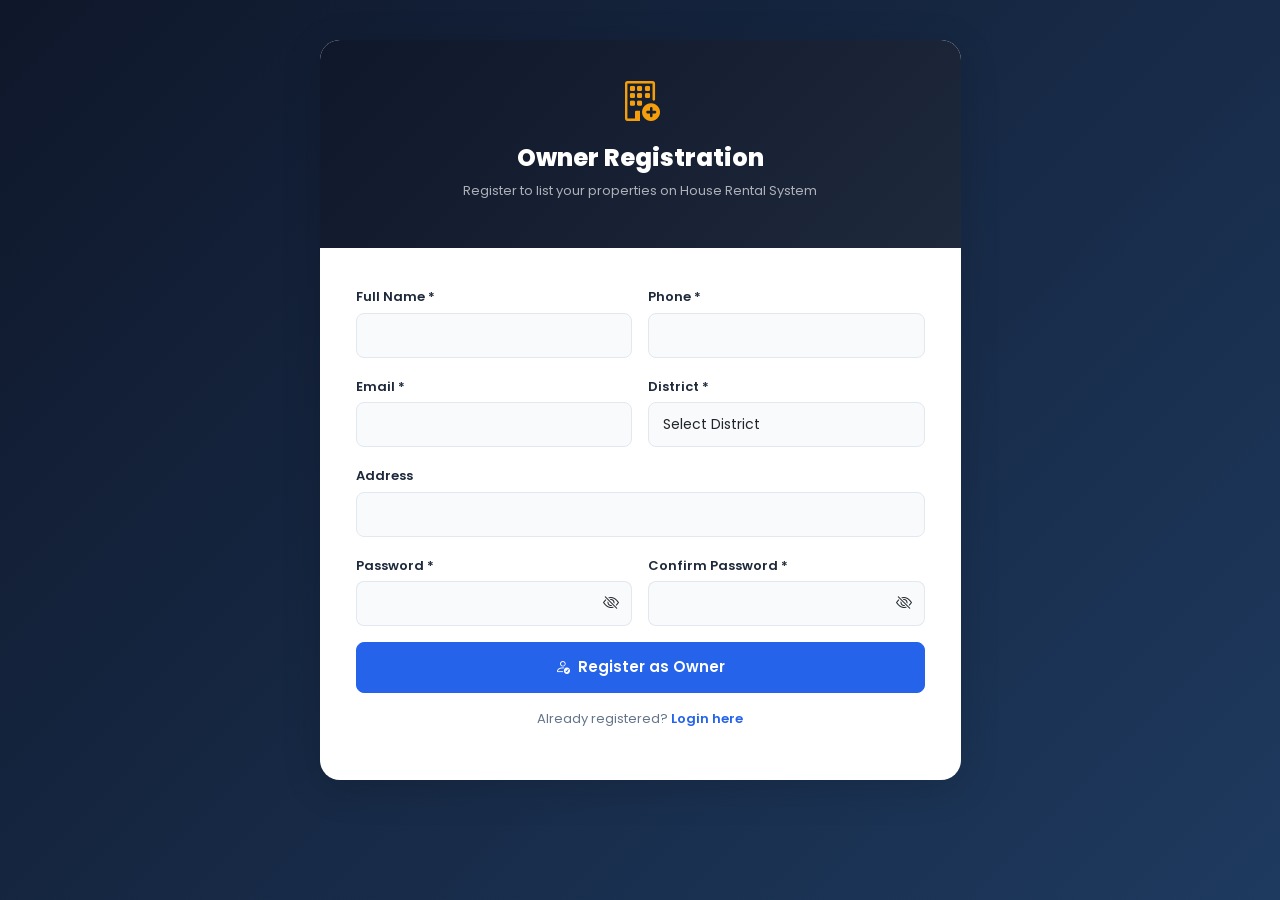
<file: owner-register.html>
<!DOCTYPE html>
<html lang="en">
<head>
  <meta charset="UTF-8"/>
  <meta name="viewport" content="width=device-width, initial-scale=1.0"/>
  <title>Owner Register — House Rental System</title>
  <link rel="stylesheet" href="https://cdn.jsdelivr.net/npm/bootstrap@5.3.0/dist/css/bootstrap.min.css"/>
  <link rel="stylesheet" href="https://cdn.jsdelivr.net/npm/bootstrap-icons@1.11.0/font/bootstrap-icons.css"/>
  <link rel="stylesheet" href="style.css"/>
</head>
<body style="background:linear-gradient(135deg,#0f172a 0%,#1e3a5f 100%);min-height:100vh;padding:40px 0">
<div class="container">
  <div class="row justify-content-center">
    <div class="col-lg-7">
      <div class="form-card">
        <div class="form-header">
          <i class="bi bi-building-add" style="font-size:40px;color:#f59e0b;display:block;margin-bottom:12px"></i>
          <h2>Owner Registration</h2>
          <p>Register to list your properties on House Rental System</p>
        </div>
        <div class="form-body">
          <div id="alertBox"></div>
          <form id="ownerRegForm" novalidate>
            <div class="row g-3">
              <div class="col-md-6">
                <label class="form-label">Full Name *</label>
                <input type="text" class="form-control" id="oName" required/>
              </div>
              <div class="col-md-6">
                <label class="form-label">Phone *</label>
                <input type="tel" class="form-control" id="oPhone" maxlength="10" required/>
              </div>
              <div class="col-md-6">
                <label class="form-label">Email *</label>
                <input type="email" class="form-control" id="oEmail" required/>
              </div>
              <div class="col-md-6">
                <label class="form-label">District *</label>
                <select class="form-select" id="oDistrict" required></select>
              </div>
              <div class="col-12">
                <label class="form-label">Address</label>
                <input type="text" class="form-control" id="oAddress"/>
              </div>
              <div class="col-md-6">
                <label class="form-label">Password *</label>
                <div class="input-group">
                  <input type="password" class="form-control" id="oPassword" required/>
                  <button type="button" class="input-group-text" onclick="tp('oPassword','oi')"><i class="bi bi-eye-slash" id="oi"></i></button>
                </div>
              </div>
              <div class="col-md-6">
                <label class="form-label">Confirm Password *</label>
                <div class="input-group">
                  <input type="password" class="form-control" id="oCPassword" required/>
                  <button type="button" class="input-group-text" onclick="tp('oCPassword','ci')"><i class="bi bi-eye-slash" id="ci"></i></button>
                </div>
              </div>
              <div class="col-12">
                <button type="submit" class="btn btn-primary w-100 btn-lg">
                  <i class="bi bi-person-check me-2"></i>Register as Owner
                </button>
              </div>
            </div>
          </form>
          <div class="text-center mt-3">
            <p style="font-size:13px;color:#64748b">Already registered? <a href="login.html" style="color:#2563eb;font-weight:600">Login here</a></p>
          </div>
        </div>
      </div>
    </div>
  </div>
</div>
<script src="https://cdn.jsdelivr.net/npm/bootstrap@5.3.0/dist/js/bootstrap.bundle.min.js"></script>
<script src="script.js"></script>
<script>
document.addEventListener('DOMContentLoaded', () => { populateSelect('oDistrict', TN_DISTRICTS, 'Select District'); });

function tp(id, icoId) {
  const f = document.getElementById(id);
  const i = document.getElementById(icoId);
  f.type = f.type === 'password' ? 'text' : 'password';
  i.className = f.type === 'password' ? 'bi bi-eye-slash' : 'bi bi-eye';
}

document.getElementById('ownerRegForm').addEventListener('submit', function(e) {
  e.preventDefault();
  const name     = document.getElementById('oName').value.trim();
  const phone    = document.getElementById('oPhone').value.trim();
  const email    = document.getElementById('oEmail').value.trim();
  const district = document.getElementById('oDistrict').value;
  const address  = document.getElementById('oAddress').value.trim();
  const password = document.getElementById('oPassword').value;
  const cpass    = document.getElementById('oCPassword').value;
  const al       = document.getElementById('alertBox');

  if (!name || !phone || !email || !district || !password) { al.innerHTML = '<div class="alert alert-danger">Please fill all required fields.</div>'; return; }
  if (!/^\d{10}$/.test(phone))  { al.innerHTML = '<div class="alert alert-danger">Enter valid 10-digit phone.</div>'; return; }
  if (password.length < 6)      { al.innerHTML = '<div class="alert alert-danger">Password must be at least 6 characters.</div>'; return; }
  if (password !== cpass)       { al.innerHTML = '<div class="alert alert-danger">Passwords do not match.</div>'; return; }

  const owners = DB.get('owners');
  if (owners.find(o => o.email === email)) { al.innerHTML = '<div class="alert alert-danger">Email already registered.</div>'; return; }

  const newOwner = { id: Date.now(), name, phone, email, password, district, address, approved: false, joinDate: new Date().toLocaleDateString('en-IN') };
  DB.add('owners', newOwner);
  Auth.setOwner(newOwner);
  showToast('Registration successful! Awaiting admin approval.');
  setTimeout(() => window.location.href = 'login.html', 1200);
});
</script>
</body>
</html>
</file>
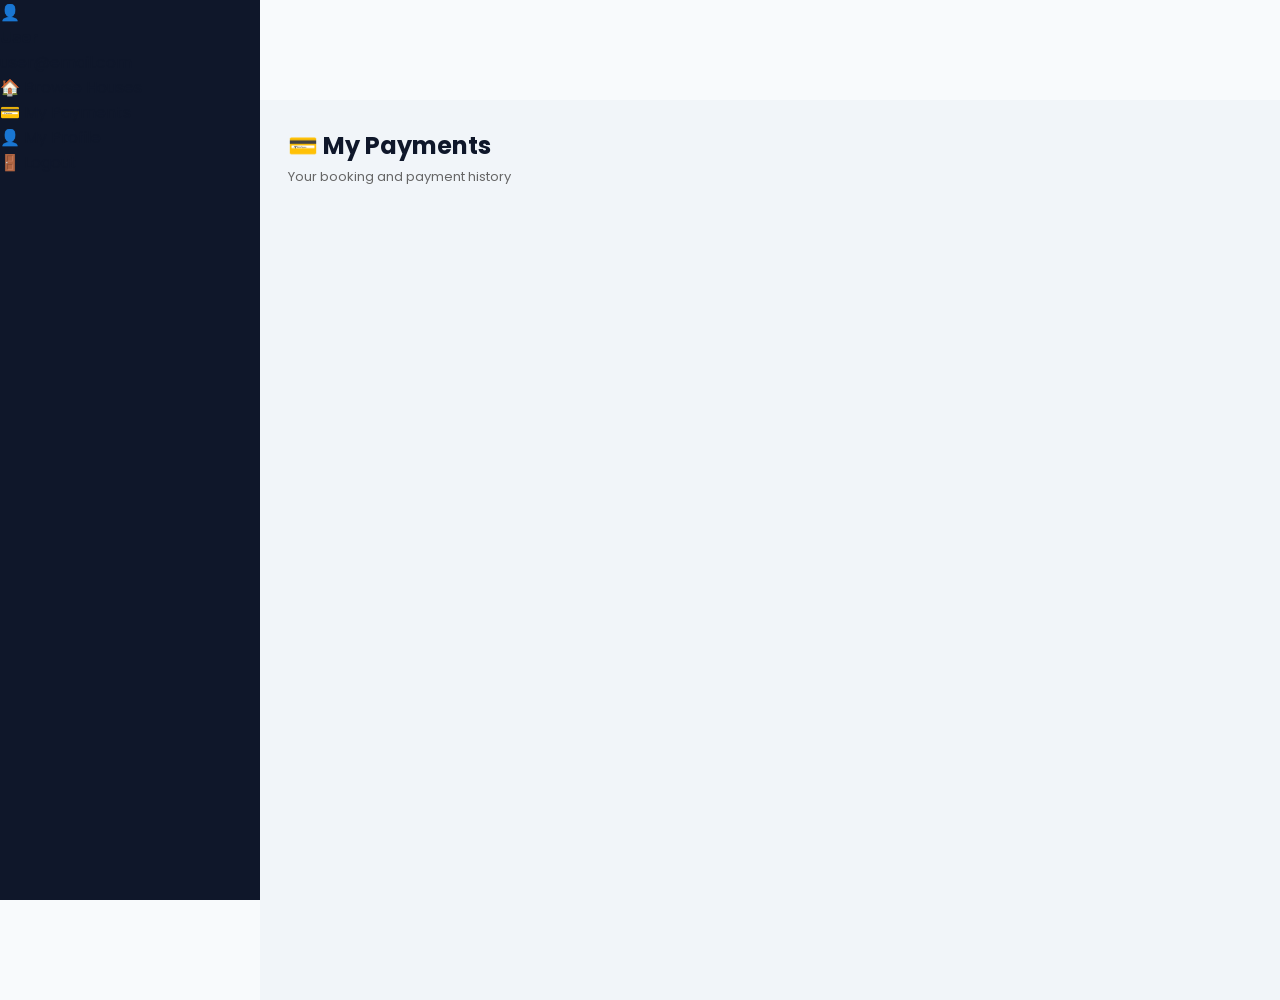
<file: payment.html>
<!DOCTYPE html>
<html lang="en">
<head>
  <meta charset="UTF-8"/>
  <meta name="viewport" content="width=device-width, initial-scale=1.0"/>
  <title>Payment — House Rental System</title>
  <link rel="stylesheet" href="style.css"/>
</head>
<body>
<nav>
  <a class="logo" href="index.html">🏠 <span>TN</span>Rentals</a>
  <ul>
    <li><a href="user-dashboard.html">Browse</a></li>
    <li><a href="payment.html">Payments</a></li>
    <li><a href="#" onclick="logoutUser()">Logout</a></li>
  </ul>
</nav>

<div class="dashboard">
  <aside class="sidebar">
    <div class="user-info">
      <div class="avatar">👤</div>
      <h4 id="userName">User</h4>
      <p id="userEmail">user@email.com</p>
    </div>
    <ul class="sidebar-menu">
      <li><a href="user-dashboard.html"><span class="icon">🏠</span> Browse Houses</a></li>
      <li><a href="payment.html" class="active"><span class="icon">💳</span> My Payments</a></li>
      <li><a href="user-profile.html"><span class="icon">👤</span> My Profile</a></li>
      <li><a href="#" onclick="logoutUser()"><span class="icon">🚪</span> Logout</a></li>
    </ul>
  </aside>

  <main class="main-content">
    <div id="paymentForm" style="display:none">
      <h2 style="color:var(--dark);margin-bottom:20px">💳 Complete Your Booking</h2>

      <!-- STEPS -->
      <div class="payment-steps">
        <div class="step active" id="step1"><span class="num">1</span> House Info</div>
        <div class="step-line"></div>
        <div class="step" id="step2"><span class="num">2</span> Payment</div>
        <div class="step-line"></div>
        <div class="step" id="step3"><span class="num">3</span> Confirmation</div>
      </div>

      <!-- HOUSE SUMMARY -->
      <div id="houseSummary" style="background:var(--white);border-radius:10px;padding:20px;box-shadow:var(--shadow);margin-bottom:20px"></div>

      <!-- PAYMENT FORM -->
      <div id="payStep2" style="background:var(--white);border-radius:10px;padding:24px;box-shadow:var(--shadow)">
        <h3 style="margin-bottom:20px;color:var(--dark)">Payment Details</h3>
        <div class="tabs">
          <button class="tab-btn active" onclick="switchPayTab('upi',this)">📱 UPI</button>
          <button class="tab-btn" onclick="switchPayTab('card',this)">💳 Card</button>
          <button class="tab-btn" onclick="switchPayTab('netbanking',this)">🏦 Net Banking</button>
        </div>

        <!-- UPI -->
        <div id="pay-upi" class="tab-panel active">
          <div class="form-group">
            <label>UPI ID</label>
            <input type="text" id="upiId" placeholder="example@upi" />
          </div>
          <div class="alert alert-info">Enter your UPI ID and click Pay to simulate payment</div>
        </div>

        <!-- CARD -->
        <div id="pay-card" class="tab-panel">
          <div class="form-group">
            <label>Card Number</label>
            <input type="text" id="cardNum" placeholder="XXXX XXXX XXXX XXXX" maxlength="19" oninput="formatCard(this)"/>
          </div>
          <div class="form-row">
            <div class="form-group">
              <label>Expiry (MM/YY)</label>
              <input type="text" id="cardExpiry" placeholder="MM/YY" maxlength="5"/>
            </div>
            <div class="form-group">
              <label>CVV</label>
              <input type="text" id="cardCvv" placeholder="***" maxlength="3"/>
            </div>
          </div>
          <div class="form-group">
            <label>Name on Card</label>
            <input type="text" id="cardName" placeholder="Full name as on card"/>
          </div>
        </div>

        <!-- NET BANKING -->
        <div id="pay-netbanking" class="tab-panel">
          <div class="form-group">
            <label>Select Bank</label>
            <select id="bankName">
              <option>State Bank of India</option>
              <option>HDFC Bank</option>
              <option>ICICI Bank</option>
              <option>Axis Bank</option>
              <option>Canara Bank</option>
              <option>Indian Bank</option>
              <option>Bank of Baroda</option>
              <option>Punjab National Bank</option>
            </select>
          </div>
          <div class="form-group">
            <label>Net Banking User ID</label>
            <input type="text" id="netId" placeholder="Your net banking user ID"/>
          </div>
        </div>

        <div id="payAlertBox"></div>
        <div style="display:flex;gap:12px;margin-top:16px">
          <a href="#" onclick="history.back()" class="btn btn-dark">← Back</a>
          <button class="btn btn-primary" onclick="processPayment()" id="payBtn">Pay Now</button>
        </div>
      </div>

      <!-- CONFIRMATION (hidden) -->
      <div id="payStep3" style="display:none;background:var(--white);border-radius:10px;padding:40px;box-shadow:var(--shadow);text-align:center">
        <div style="font-size:64px;margin-bottom:16px">✅</div>
        <h2 style="color:#28a745">Payment Successful!</h2>
        <p style="color:#666;margin-top:8px">Your booking has been confirmed.</p>
        <div id="receiptBox" style="background:var(--gray);border-radius:8px;padding:20px;margin:20px auto;max-width:380px;text-align:left"></div>
        <a href="user-dashboard.html" class="btn btn-primary" style="margin-top:8px">Browse More Houses</a>
      </div>
    </div>

    <!-- PAYMENT HISTORY -->
    <div id="paymentHistory">
      <h2 style="color:var(--dark);margin-bottom:4px">💳 My Payments</h2>
      <p style="color:#666;font-size:13px;margin-bottom:20px">Your booking and payment history</p>
      <div class="table-wrap" id="historyTable"></div>
    </div>
  </main>
</div>

<script src="script.js"></script>
<script>
  let currentHouse = null, currentUser = null, activePayMethod = 'upi';

  document.addEventListener('DOMContentLoaded', () => {
    currentUser = getCurrentUser();
    if (!currentUser) { window.location.href = 'user-login.html'; return; }

    document.getElementById('userName').textContent = currentUser.name;
    document.getElementById('userEmail').textContent = currentUser.email;

    const id = new URLSearchParams(window.location.search).get('id');
    if (id) {
      currentHouse = getHouseById(id);
      if (currentHouse && currentHouse.available) showPaymentForm();
    }
    renderHistory();
  });

  function showPaymentForm() {
    document.getElementById('paymentForm').style.display = 'block';
    document.getElementById('step1').classList.add('active');

    const total = currentHouse.rent + currentHouse.deposit;
    document.getElementById('houseSummary').innerHTML = `
      <div style="display:flex;gap:16px;align-items:start;flex-wrap:wrap">
        <img src="${currentHouse.img}" style="width:120px;height:80px;object-fit:cover;border-radius:8px"
          onerror="this.src='https://via.placeholder.com/120x80?text=House'"/>
        <div style="flex:1">
          <h3 style="color:var(--dark)">${currentHouse.title}</h3>
          <p style="color:#666;font-size:13px">📍 ${currentHouse.area}, ${currentHouse.city}, ${currentHouse.district}</p>
          <div style="display:flex;gap:20px;margin-top:8px;flex-wrap:wrap">
            <div><small style="color:#888">Monthly Rent</small><div style="font-weight:700;color:var(--primary)">₹${currentHouse.rent.toLocaleString('en-IN')}</div></div>
            <div><small style="color:#888">Security Deposit</small><div style="font-weight:700">₹${currentHouse.deposit.toLocaleString('en-IN')}</div></div>
            <div><small style="color:#888">Total Payable</small><div style="font-weight:700;font-size:18px;color:var(--dark)">₹${total.toLocaleString('en-IN')}</div></div>
          </div>
        </div>
      </div>
    `;
    document.getElementById('payBtn').textContent = `Pay ₹${total.toLocaleString('en-IN')}`;
  }

  function switchPayTab(tab, btn) {
    activePayMethod = tab;
    document.querySelectorAll('#payStep2 .tab-panel').forEach(p => p.classList.remove('active'));
    document.querySelectorAll('#payStep2 .tab-btn').forEach(b => b.classList.remove('active'));
    document.getElementById('pay-' + tab).classList.add('active');
    btn.classList.add('active');
  }

  function processPayment() {
    // Basic validation
    if (activePayMethod === 'upi' && !document.getElementById('upiId').value.includes('@')) {
      document.getElementById('payAlertBox').innerHTML = '<div class="alert alert-error">❌ Enter a valid UPI ID</div>';
      return;
    }
    if (activePayMethod === 'card') {
      const num = document.getElementById('cardNum').value.replace(/\s/g,'');
      if (num.length < 16) {
        document.getElementById('payAlertBox').innerHTML = '<div class="alert alert-error">❌ Enter valid card number</div>';
        return;
      }
    }

    document.getElementById('payBtn').textContent = 'Processing...';
    document.getElementById('payBtn').disabled = true;

    setTimeout(() => {
      // Save payment
      const txnId = 'TXN' + Date.now();
      const payment = {
        txnId, houseId: currentHouse.id, houseTitle: currentHouse.title,
        userId: currentUser.id, userName: currentUser.name,
        district: currentHouse.district, city: currentHouse.city,
        rent: currentHouse.rent, deposit: currentHouse.deposit,
        total: currentHouse.rent + currentHouse.deposit,
        method: activePayMethod.toUpperCase(), status: 'Success'
      };
      savePayment(payment);

      // Mark house as booked
      const houses = getHouses();
      const idx = houses.findIndex(h => h.id == currentHouse.id);
      if (idx > -1) { houses[idx].available = false; saveHouses(houses); }

      // Activate step 2 & 3
      document.getElementById('step2').classList.add('active');
      document.getElementById('step3').classList.add('active');
      document.getElementById('payStep2').style.display = 'none';
      document.getElementById('payStep3').style.display = 'block';

      document.getElementById('receiptBox').innerHTML = `
        <div class="info-row"><span>Transaction ID</span><span>${txnId}</span></div>
        <div class="info-row"><span>Property</span><span>${currentHouse.title}</span></div>
        <div class="info-row"><span>Location</span><span>${currentHouse.city}, ${currentHouse.district}</span></div>
        <div class="info-row"><span>Monthly Rent</span><span>₹${currentHouse.rent.toLocaleString('en-IN')}</span></div>
        <div class="info-row"><span>Deposit</span><span>₹${currentHouse.deposit.toLocaleString('en-IN')}</span></div>
        <div class="info-row"><span>Total Paid</span><span style="color:var(--primary);font-weight:700">₹${payment.total.toLocaleString('en-IN')}</span></div>
        <div class="info-row"><span>Payment Method</span><span>${payment.method}</span></div>
        <div class="info-row"><span>Status</span><span class="badge badge-green">✅ Success</span></div>
        <div class="info-row"><span>Date</span><span>${payment.date}</span></div>
      `;
    }, 1800);
  }

  function renderHistory() {
    const payments = getPayments().filter(p => p.userId == getCurrentUser()?.id).reverse();
    const wrap = document.getElementById('historyTable');
    if (payments.length === 0) {
      wrap.innerHTML = `<div style="text-align:center;padding:40px;color:#666">
        <div style="font-size:48px">💳</div>
        <p style="margin-top:12px">No payment history yet.</p>
        <a href="user-dashboard.html" class="btn btn-primary btn-sm" style="margin-top:12px">Browse Houses</a>
      </div>`;
      return;
    }
    wrap.innerHTML = `<table>
      <thead><tr>
        <th>Txn ID</th><th>Property</th><th>Location</th>
        <th>Rent</th><th>Deposit</th><th>Total</th><th>Method</th><th>Date</th><th>Status</th>
      </tr></thead>
      <tbody>${payments.map(p => `<tr>
        <td>${p.txnId}</td>
        <td>${p.houseTitle}</td>
        <td>${p.city}, ${p.district}</td>
        <td>₹${p.rent.toLocaleString('en-IN')}</td>
        <td>₹${p.deposit.toLocaleString('en-IN')}</td>
        <td style="font-weight:700;color:var(--primary)">₹${p.total.toLocaleString('en-IN')}</td>
        <td>${p.method}</td>
        <td>${p.date}</td>
        <td><span class="badge badge-green">✅ ${p.status}</span></td>
      </tr>`).join('')}</tbody>
    </table>`;
  }

  function formatCard(input) {
    let val = input.value.replace(/\D/g,'').substring(0,16);
    input.value = val.replace(/(.{4})/g,'$1 ').trim();
  }
</script>
</body>
</html>
</file>
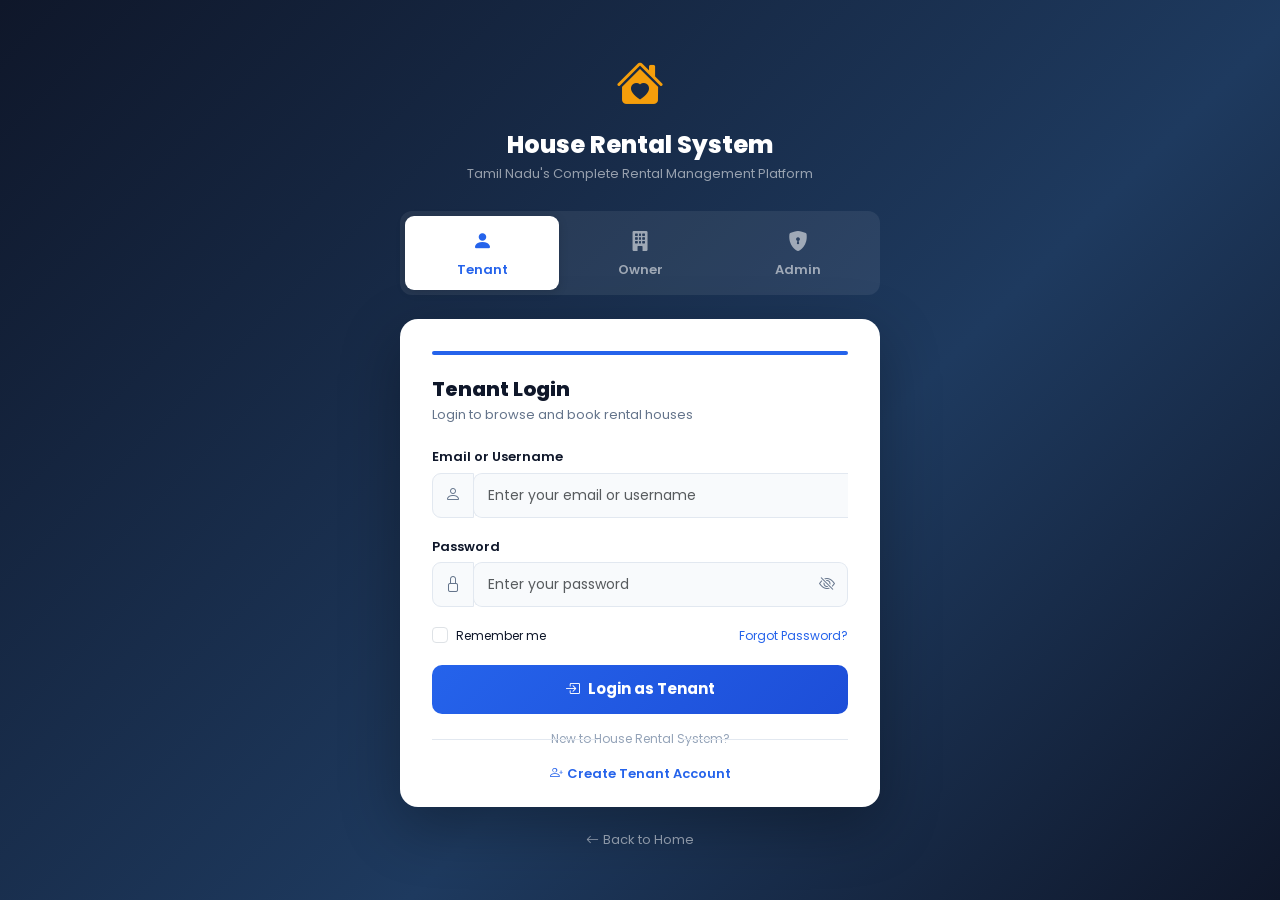
<file: user-dashboard.html>
<!DOCTYPE html>
<html lang="en">
<head>
  <meta charset="UTF-8"/>
  <meta name="viewport" content="width=device-width, initial-scale=1.0"/>
  <title>My Dashboard — House Rental System</title>
  <link rel="stylesheet" href="https://cdn.jsdelivr.net/npm/bootstrap@5.3.0/dist/css/bootstrap.min.css"/>
  <link rel="stylesheet" href="https://cdn.jsdelivr.net/npm/bootstrap-icons@1.11.0/font/bootstrap-icons.css"/>
  <link rel="stylesheet" href="style.css"/>
  <style>
    .district-card {
      background: #fff;
      border: 2px solid #e2e8f0;
      border-radius: 12px;
      padding: 16px 12px;
      text-align: center;
      cursor: pointer;
      transition: all 0.2s;
      height: 100%;
    }
    .district-card:hover { border-color: #2563eb; background: rgba(37,99,235,0.04); transform: translateY(-3px); }
    .district-card.active { border-color: #2563eb; background: rgba(37,99,235,0.08); }
    .district-card h6 { font-size: 13px; font-weight: 700; color: #0f172a; margin: 8px 0 4px; }
    .district-card small { font-size: 11px; color: #64748b; }
    .district-card .count { font-size: 20px; font-weight: 800; color: #2563eb; }
    .house-card {
      background: #fff;
      border-radius: 14px;
      overflow: hidden;
      box-shadow: 0 2px 12px rgba(0,0,0,0.07);
      border: 1px solid #e2e8f0;
      transition: all 0.25s;
      height: 100%;
    }
    .house-card:hover { transform: translateY(-5px); box-shadow: 0 8px 28px rgba(0,0,0,0.12); }
    .house-card img { width: 100%; height: 200px; object-fit: cover; }
    .house-card .hc-body { padding: 16px; }
    .house-card .hc-price { font-size: 20px; font-weight: 800; color: #2563eb; }
    .house-card .hc-title { font-size: 15px; font-weight: 700; color: #0f172a; margin: 6px 0 4px; }
    .house-card .hc-addr { font-size: 12px; color: #64748b; }
    .house-card .hc-feats { display: flex; gap: 12px; flex-wrap: wrap; margin-top: 12px; padding-top: 12px; border-top: 1px solid #f1f5f9; }
    .house-card .hc-feats span { font-size: 12px; color: #64748b; display: flex; align-items: center; gap: 4px; }
    .avail-badge { display: inline-block; padding: 4px 12px; border-radius: 50px; font-size: 11px; font-weight: 700; }
    .avail-yes { background: rgba(16,185,129,0.12); color: #059669; border: 1px solid rgba(16,185,129,0.3); }
    .avail-no  { background: rgba(239,68,68,0.12);  color: #dc2626; border: 1px solid rgba(239,68,68,0.3);  }
    .avail-pending { background: rgba(245,158,11,0.12); color: #d97706; border: 1px solid rgba(245,158,11,0.3); }
    .status-timeline { display: flex; align-items: center; gap: 0; margin: 16px 0; flex-wrap: wrap; }
    .status-step { display: flex; flex-direction: column; align-items: center; gap: 4px; }
    .status-step .dot { width: 32px; height: 32px; border-radius: 50%; display: flex; align-items: center; justify-content: center; font-size: 14px; font-weight: 700; }
    .status-step .dot.done  { background: #10b981; color: #fff; }
    .status-step .dot.active{ background: #2563eb; color: #fff; }
    .status-step .dot.wait  { background: #e2e8f0; color: #94a3b8; }
    .status-step small { font-size: 10px; color: #64748b; text-align: center; max-width: 60px; }
    .status-line { height: 2px; width: 40px; background: #e2e8f0; margin-bottom: 16px; }
    .status-line.done { background: #10b981; }
    .filter-bar { background: #fff; border-radius: 12px; padding: 16px 20px; border: 1px solid #e2e8f0; margin-bottom: 20px; }
  </style>
</head>
<body>

<div class="dashboard-wrapper">
  <!-- SIDEBAR -->
  <aside class="sidebar" id="sidebar">
    <div class="sidebar-brand">
      <i class="bi bi-house-heart-fill" style="color:#f59e0b;font-size:24px"></i>
      <h4>House <span>Rental System</span></h4>
    </div>
    <div class="sidebar-user">
      <div class="avatar" id="sidebarAvatar">U</div>
      <div>
        <h6 id="sidebarName">User</h6>
        <p id="sidebarDistrict">Tenant</p>
      </div>
    </div>
    <nav class="sidebar-nav">
      <div class="nav-section">Main</div>
      <a href="#" onclick="showTab('overview')" id="nav-overview" class="active">
        <i class="bi bi-speedometer2"></i> Dashboard
      </a>
      <a href="#" onclick="showTab('houses')" id="nav-houses">
        <i class="bi bi-buildings"></i> Houses by District
      </a>
      <div class="nav-section">My Account</div>
      <a href="#" onclick="showTab('bookings')" id="nav-bookings">
        <i class="bi bi-calendar-check"></i> My Bookings
        <span class="badge-count" id="bookingBadge">0</span>
      </a>
      <a href="#" onclick="showTab('payments')" id="nav-payments">
        <i class="bi bi-credit-card"></i> Payment History
      </a>
      <a href="#" onclick="showTab('profile')" id="nav-profile">
        <i class="bi bi-person-circle"></i> My Profile
      </a>
      <a href="#" onclick="showTab('password')" id="nav-password">
        <i class="bi bi-shield-lock"></i> Change Password
      </a>
      <div class="nav-section">Other</div>
      <a href="index.html"><i class="bi bi-house"></i> Back to Site</a>
      <a href="#" onclick="Auth.logoutUser()" style="color:#ef4444">
        <i class="bi bi-box-arrow-right"></i> Logout
      </a>
    </nav>
  </aside>

  <!-- MAIN CONTENT -->
  <main class="main-content">
    <!-- TOPBAR -->
    <div class="topbar">
      <div>
        <h4 id="pageTitle">Dashboard</h4>
        <p id="pageSubtitle" class="text-muted" style="font-size:13px;margin:0"></p>
      </div>
      <div class="d-flex align-items-center gap-2">
        <button id="darkModeBtn" class="btn btn-sm" style="background:#fff;border:1px solid #e2e8f0;width:36px;height:36px;padding:0;border-radius:8px"></button>
        <button class="btn btn-sm d-lg-none" id="sidebarToggle" style="background:#fff;border:1px solid #e2e8f0;border-radius:8px;padding:6px 10px">
          <i class="bi bi-list" style="font-size:18px"></i>
        </button>
      </div>
    </div>

    <!-- ===================== OVERVIEW TAB ===================== -->
    <div id="tab-overview">
      <!-- WELCOME BANNER -->
      <div style="background:linear-gradient(135deg,#0f172a,#1e3a5f);border-radius:16px;padding:28px 32px;margin-bottom:24px;position:relative;overflow:hidden">
        <div style="position:absolute;right:-20px;top:-20px;width:150px;height:150px;background:rgba(245,158,11,0.08);border-radius:50%"></div>
        <h4 style="color:#fff;font-weight:800;margin:0 0 6px">Welcome back, <span style="color:#f59e0b" id="welcomeName">User</span>! 👋</h4>
        <p style="color:rgba(255,255,255,0.6);font-size:13px;margin:0">Find your perfect rental home across Tamil Nadu</p>
        <button class="btn btn-secondary btn-sm mt-3" onclick="showTab('houses')">
          <i class="bi bi-search me-1"></i>Browse Houses by District
        </button>
      </div>

      <!-- STATS -->
      <div class="row g-3 mb-4">
        <div class="col-6 col-xl-3">
          <div class="stat-card">
            <div class="icon" style="background:rgba(37,99,235,0.1)"><i class="bi bi-calendar-check" style="color:#2563eb;font-size:22px"></i></div>
            <div class="info"><h3 id="statBookings">0</h3><p>My Bookings</p></div>
          </div>
        </div>
        <div class="col-6 col-xl-3">
          <div class="stat-card">
            <div class="icon" style="background:rgba(16,185,129,0.1)"><i class="bi bi-credit-card" style="color:#10b981;font-size:22px"></i></div>
            <div class="info"><h3 id="statPayments">0</h3><p>Payments Made</p></div>
          </div>
        </div>
        <div class="col-6 col-xl-3">
          <div class="stat-card">
            <div class="icon" style="background:rgba(245,158,11,0.1)"><i class="bi bi-house-check" style="color:#f59e0b;font-size:22px"></i></div>
            <div class="info"><h3 id="statAvail">0</h3><p>Available Houses</p></div>
          </div>
        </div>
        <div class="col-6 col-xl-3">
          <div class="stat-card">
            <div class="icon" style="background:rgba(139,92,246,0.1)"><i class="bi bi-geo-alt" style="color:#8b5cf6;font-size:22px"></i></div>
            <div class="info"><h3>38</h3><p>Districts</p></div>
          </div>
        </div>
      </div>

      <!-- MY RECENT BOOKINGS STATUS -->
      <div class="data-table-wrap mb-4">
        <div class="table-header">
          <h6><i class="bi bi-calendar-check me-2"></i>My Booking Status</h6>
          <button class="btn btn-outline-primary btn-sm" onclick="showTab('bookings')">View All</button>
        </div>
        <div class="table-responsive">
          <table class="table">
            <thead>
              <tr>
                <th>Property</th>
                <th>District</th>
                <th>Rent/Month</th>
                <th>Booking Date</th>
                <th>Approval Status</th>
                <th>Payment</th>
                <th>Action</th>
              </tr>
            </thead>
            <tbody id="overviewBookings"></tbody>
          </table>
        </div>
      </div>

      <!-- QUICK DISTRICT BROWSE -->
      <h6 class="fw-bold mb-3"><i class="bi bi-geo-alt-fill me-2 text-primary"></i>Quick Browse by District</h6>
      <div class="row g-2" id="quickDistrictGrid"></div>
    </div>

    <!-- ===================== HOUSES BY DISTRICT TAB ===================== -->
    <div id="tab-houses" style="display:none">
      <div class="row g-4">
        <!-- District Selector -->
        <div class="col-lg-3">
          <div class="chart-card" style="position:sticky;top:20px;max-height:80vh;overflow-y:auto">
            <h6 class="fw-bold mb-3"><i class="bi bi-geo-alt me-2 text-primary"></i>Select District</h6>
            <input type="text" class="form-control form-control-sm mb-3" id="districtSearch" placeholder="Search district..." oninput="filterDistrictList()"/>
            <div id="districtListSidebar"></div>
          </div>
        </div>

        <!-- Houses Panel -->
        <div class="col-lg-9">
          <!-- District Info Header -->
          <div id="districtHeader" style="display:none;background:linear-gradient(135deg,#0f172a,#1e3a5f);border-radius:14px;padding:20px 24px;margin-bottom:20px">
            <h5 style="color:#fff;font-weight:800;margin:0 0 4px" id="selectedDistrictName">Select a District</h5>
            <p style="color:rgba(255,255,255,0.6);font-size:13px;margin:0" id="selectedDistrictCount"></p>
          </div>

          <!-- DEFAULT: Show all districts prompt -->
          <div id="selectDistrictPrompt" class="text-center py-5">
            <i class="bi bi-geo-alt" style="font-size:56px;color:#e2e8f0"></i>
            <h5 class="mt-3" style="color:#64748b">Select a District</h5>
            <p style="color:#94a3b8;font-size:13px">Choose any district from the left to see available rental houses</p>
          </div>

          <!-- Filters -->
          <div id="houseFilters" class="filter-bar" style="display:none">
            <div class="row g-2 align-items-center">
              <div class="col-6 col-md-3">
                <select class="form-select form-select-sm" id="filterType" onchange="renderHouses()">
                  <option value="">All Types</option>
                </select>
              </div>
              <div class="col-6 col-md-3">
                <select class="form-select form-select-sm" id="filterFurnish" onchange="renderHouses()">
                  <option value="">All Furnishing</option>
                  <option>Fully Furnished</option>
                  <option>Semi Furnished</option>
                  <option>Unfurnished</option>
                </select>
              </div>
              <div class="col-6 col-md-2">
                <input type="number" class="form-control form-control-sm" id="filterMin" placeholder="Min ₹" oninput="renderHouses()"/>
              </div>
              <div class="col-6 col-md-2">
                <input type="number" class="form-control form-control-sm" id="filterMax" placeholder="Max ₹" oninput="renderHouses()"/>
              </div>
              <div class="col-md-2">
                <select class="form-select form-select-sm" id="filterAvail" onchange="renderHouses()">
                  <option value="">All Status</option>
                  <option value="Available">Available Only</option>
                </select>
              </div>
            </div>
          </div>

          <!-- Houses Grid -->
          <div class="row g-3" id="housesGrid"></div>
          <div id="noHousesMsg" style="display:none" class="text-center py-5">
            <i class="bi bi-house-x" style="font-size:48px;color:#e2e8f0"></i>
            <h6 class="mt-3" style="color:#64748b">No houses found</h6>
            <p style="font-size:13px;color:#94a3b8">Try changing filters or select another district</p>
          </div>
        </div>
      </div>
    </div>

    <!-- ===================== BOOKINGS TAB ===================== -->
    <div id="tab-bookings" style="display:none">
      <div class="data-table-wrap">
        <div class="table-header">
          <h6><i class="bi bi-calendar-check me-2"></i>My Booking History</h6>
        </div>
        <div id="bookingCards" class="p-3"></div>
      </div>
    </div>

    <!-- ===================== PAYMENTS TAB ===================== -->
    <div id="tab-payments" style="display:none">
      <div class="data-table-wrap">
        <div class="table-header">
          <h6><i class="bi bi-credit-card me-2"></i>Payment History</h6>
        </div>
        <div class="table-responsive">
          <table class="table">
            <thead><tr><th>Txn ID</th><th>Description</th><th>Amount</th><th>Method</th><th>Date</th><th>Status</th></tr></thead>
            <tbody id="paymentsTbody"></tbody>
          </table>
        </div>
      </div>
    </div>

    <!-- ===================== PROFILE TAB ===================== -->
    <div id="tab-profile" style="display:none">
      <div class="row">
        <div class="col-lg-7">
          <div class="chart-card">
            <h6 class="fw-bold mb-4"><i class="bi bi-person-circle me-2"></i>Edit My Profile</h6>
            <div id="profileAlert"></div>
            <form id="profileForm">
              <div class="row g-3">
                <div class="col-md-6">
                  <label class="form-label">Full Name</label>
                  <input type="text" class="form-control" id="pName"/>
                </div>
                <div class="col-md-6">
                  <label class="form-label">Username</label>
                  <input type="text" class="form-control" id="pUsername"/>
                </div>
                <div class="col-md-6">
                  <label class="form-label">Email (Read Only)</label>
                  <input type="email" class="form-control" id="pEmail" readonly style="background:#f8fafc"/>
                </div>
                <div class="col-md-6">
                  <label class="form-label">Phone</label>
                  <input type="tel" class="form-control" id="pPhone" maxlength="10"/>
                </div>
                <div class="col-md-6">
                  <label class="form-label">Gender</label>
                  <select class="form-select" id="pGender">
                    <option>Male</option><option>Female</option><option>Other</option>
                  </select>
                </div>
                <div class="col-md-6">
                  <label class="form-label">Date of Birth</label>
                  <input type="date" class="form-control" id="pDob"/>
                </div>
                <div class="col-md-6">
                  <label class="form-label">District</label>
                  <select class="form-select" id="pDistrict"></select>
                </div>
                <div class="col-md-6">
                  <label class="form-label">City</label>
                  <input type="text" class="form-control" id="pCity"/>
                </div>
                <div class="col-12">
                  <label class="form-label">Address</label>
                  <input type="text" class="form-control" id="pAddress"/>
                </div>
                <div class="col-12">
                  <button type="submit" class="btn btn-primary">
                    <i class="bi bi-check-circle me-2"></i>Save Changes
                  </button>
                </div>
              </div>
            </form>
          </div>
        </div>
        <div class="col-lg-5 mt-4 mt-lg-0">
          <div class="chart-card">
            <h6 class="fw-bold mb-3">Account Summary</h6>
            <div id="accountInfo"></div>
          </div>
        </div>
      </div>
    </div>

    <!-- ===================== PASSWORD TAB ===================== -->
    <div id="tab-password" style="display:none">
      <div class="row">
        <div class="col-lg-5">
          <div class="chart-card">
            <h6 class="fw-bold mb-4"><i class="bi bi-shield-lock me-2"></i>Change Password</h6>
            <div id="pwdAlert"></div>
            <form id="pwdForm">
              <div class="mb-3">
                <label class="form-label">Current Password</label>
                <div class="input-group">
                  <input type="password" class="form-control" id="oldPwd" placeholder="Current password"/>
                  <button type="button" class="input-group-text" onclick="togglePwd('oldPwd','oi')"><i class="bi bi-eye-slash" id="oi"></i></button>
                </div>
              </div>
              <div class="mb-3">
                <label class="form-label">New Password</label>
                <div class="input-group">
                  <input type="password" class="form-control" id="newPwd" placeholder="Min 6 characters"/>
                  <button type="button" class="input-group-text" onclick="togglePwd('newPwd','ni')"><i class="bi bi-eye-slash" id="ni"></i></button>
                </div>
              </div>
              <div class="mb-4">
                <label class="form-label">Confirm New Password</label>
                <div class="input-group">
                  <input type="password" class="form-control" id="confPwd" placeholder="Re-enter new password"/>
                  <button type="button" class="input-group-text" onclick="togglePwd('confPwd','ci')"><i class="bi bi-eye-slash" id="ci"></i></button>
                </div>
              </div>
              <button type="submit" class="btn btn-primary w-100">
                <i class="bi bi-shield-check me-2"></i>Update Password
              </button>
            </form>
          </div>
        </div>
      </div>
    </div>

  </main>
</div>

<!-- HOUSE DETAIL MODAL -->
<div class="modal fade" id="houseModal" tabindex="-1">
  <div class="modal-dialog modal-lg">
    <div class="modal-content">
      <div class="modal-header">
        <h5 class="modal-title" id="houseModalTitle">House Details</h5>
        <button type="button" class="btn-close" data-bs-dismiss="modal"></button>
      </div>
      <div class="modal-body" id="houseModalBody"></div>
      <div class="modal-footer">
        <button type="button" class="btn btn-secondary" data-bs-dismiss="modal">Close</button>
        <button type="button" class="btn btn-primary" id="bookNowBtn" onclick="submitBooking()">
          <i class="bi bi-calendar-plus me-2"></i>Book This House
        </button>
      </div>
    </div>
  </div>
</div>

<script src="https://cdn.jsdelivr.net/npm/bootstrap@5.3.0/dist/js/bootstrap.bundle.min.js"></script>
<script src="script.js"></script>
<script>
let currentUser, selectedDistrictName = '', selectedHouseId = null;

document.addEventListener('DOMContentLoaded', () => {
  Auth.requireUser();
  currentUser = Auth.getUser();

  document.getElementById('sidebarName').textContent = currentUser.name;
  document.getElementById('sidebarAvatar').textContent = currentUser.name.charAt(0).toUpperCase();
  document.getElementById('sidebarDistrict').textContent = currentUser.district || 'Tenant';
  document.getElementById('welcomeName').textContent = currentUser.name.split(' ')[0];

  populateSelect('pDistrict', TN_DISTRICTS, 'Select District');
  populateSelect('filterType', PROPERTY_TYPES, 'All Types');

  loadStats();
  loadOverviewBookings();
  loadQuickDistricts();
  buildDistrictSidebar();
  loadProfile();
});

// ---- STATS ----
function loadStats() {
  const myBookings = DB.get('bookings').filter(b => b.userId === currentUser.id);
  const myPayments = DB.get('payments').filter(p => p.userId === currentUser.id);
  const availHouses = DB.get('properties').filter(p => p.approved && p.status === 'Available');

  document.getElementById('statBookings').textContent = myBookings.length;
  document.getElementById('statPayments').textContent = myPayments.length;
  document.getElementById('statAvail').textContent = availHouses.length;
  document.getElementById('bookingBadge').textContent = myBookings.length || '';
}

// ---- OVERVIEW BOOKINGS ----
function loadOverviewBookings() {
  const bookings = DB.get('bookings').filter(b => b.userId === currentUser.id).reverse().slice(0, 5);
  const tbody = document.getElementById('overviewBookings');
  if (!bookings.length) {
    tbody.innerHTML = '<tr><td colspan="7" class="text-center py-4 text-muted">No bookings yet. Browse houses by district to book.</td></tr>';
    return;
  }
  tbody.innerHTML = bookings.map(b => {
    const prop = DB.getById('properties', b.propertyId);
    return `<tr>
      <td><strong>${b.propertyName}</strong></td>
      <td>${prop ? prop.district : 'N/A'}</td>
      <td>${formatINR(b.rentPerMonth)}/mo</td>
      <td>${b.bookingDate}</td>
      <td>${statusBadge(b.status)}</td>
      <td>${payBadge(b.paymentStatus)}</td>
      <td>
        ${b.status === 'Approved' && b.paymentStatus !== 'Paid'
          ? `<a href="payment.html?bookingId=${b.id}" class="btn btn-success btn-sm">Pay Now</a>`
          : `<span class="text-muted" style="font-size:12px">${b.status === 'Pending' ? 'Awaiting Admin' : '—'}</span>`}
      </td>
    </tr>`;
  }).join('');
}

function statusBadge(s) {
  const map = { Pending:'avail-pending', Approved:'avail-yes', Rejected:'avail-no', Cancelled:'avail-no' };
  const icons = { Pending:'⏳ Pending Admin Approval', Approved:'✅ Approved', Rejected:'❌ Rejected', Cancelled:'🚫 Cancelled' };
  return `<span class="avail-badge ${map[s]||'avail-pending'}">${icons[s]||s}</span>`;
}

function payBadge(s) {
  return s === 'Paid'
    ? '<span class="avail-badge avail-yes">✅ Paid</span>'
    : '<span class="avail-badge avail-pending">⏳ Pending</span>';
}

// ---- QUICK DISTRICT GRID ----
function loadQuickDistricts() {
  const allProps = DB.get('properties').filter(p => p.approved);
  const grid = document.getElementById('quickDistrictGrid');
  // Count available houses per district
  const districtCounts = {};
  allProps.forEach(p => {
    if (!districtCounts[p.district]) districtCounts[p.district] = { total: 0, available: 0 };
    districtCounts[p.district].total++;
    if (p.status === 'Available') districtCounts[p.district].available++;
  });

  const icons = ['🏙️','🌆','🌇','🌃','🌉','🌁'];
  const topDistricts = Object.keys(districtCounts).slice(0, 12);
  grid.innerHTML = topDistricts.map((d, i) => `
    <div class="col-6 col-md-4 col-lg-3 col-xl-2">
      <div class="district-card" onclick="selectDistrict('${d}')">
        <div style="font-size:28px">${icons[i % icons.length]}</div>
        <h6>${d}</h6>
        <div class="count">${districtCounts[d].available}</div>
        <small>available houses</small>
      </div>
    </div>
  `).join('');
}

// ---- DISTRICT SIDEBAR ----
function buildDistrictSidebar() {
  const allProps = DB.get('properties').filter(p => p.approved);
  const districtCounts = {};
  TN_DISTRICTS.forEach(d => districtCounts[d] = { total: 0, available: 0 });
  allProps.forEach(p => {
    if (districtCounts[p.district]) {
      districtCounts[p.district].total++;
      if (p.status === 'Available') districtCounts[p.district].available++;
    }
  });

  const container = document.getElementById('districtListSidebar');
  container.innerHTML = TN_DISTRICTS.map(d => `
    <div class="d-flex justify-content-between align-items-center py-2 px-2 rounded mb-1 district-list-item"
      style="cursor:pointer;transition:background 0.15s;font-size:13px"
      id="ditem-${d.replace(/\s/g,'')}"
      onclick="selectDistrict('${d}')"
      onmouseover="this.style.background='rgba(37,99,235,0.06)'"
      onmouseout="if(!this.classList.contains('active'))this.style.background='transparent'">
      <span><i class="bi bi-geo-alt me-1 text-primary"></i>${d}</span>
      <span style="background:${districtCounts[d].available>0?'rgba(16,185,129,0.12)':'rgba(239,68,68,0.1)'};color:${districtCounts[d].available>0?'#059669':'#dc2626'};padding:2px 8px;border-radius:20px;font-size:11px;font-weight:700">${districtCounts[d].available}</span>
    </div>
  `).join('');
}

function filterDistrictList() {
  const q = document.getElementById('districtSearch').value.toLowerCase();
  document.querySelectorAll('.district-list-item').forEach(el => {
    el.style.display = el.textContent.toLowerCase().includes(q) ? 'flex' : 'none';
  });
}

// ---- SELECT DISTRICT & SHOW HOUSES ----
function selectDistrict(districtName) {
  selectedDistrictName = districtName;
  showTab('houses');

  // Highlight in sidebar
  document.querySelectorAll('.district-list-item').forEach(el => {
    el.classList.remove('active');
    el.style.background = 'transparent';
  });
  const item = document.getElementById('ditem-' + districtName.replace(/\s/g,''));
  if (item) { item.classList.add('active'); item.style.background = 'rgba(37,99,235,0.08)'; }

  document.getElementById('selectDistrictPrompt').style.display = 'none';
  document.getElementById('houseFilters').style.display = 'block';
  document.getElementById('districtHeader').style.display = 'block';
  document.getElementById('selectedDistrictName').textContent = '📍 ' + districtName;

  renderHouses();
}

// ---- RENDER HOUSES ----
function renderHouses() {
  if (!selectedDistrictName) return;

  const type    = document.getElementById('filterType').value;
  const furnish = document.getElementById('filterFurnish').value;
  const minR    = parseInt(document.getElementById('filterMin').value) || 0;
  const maxR    = parseInt(document.getElementById('filterMax').value) || Infinity;
  const avail   = document.getElementById('filterAvail').value;

  let houses = DB.get('properties').filter(p => {
    if (!p.approved) return false;
    if (p.district !== selectedDistrictName) return false;
    if (type    && p.type      !== type)    return false;
    if (furnish && p.furnished !== furnish) return false;
    if (p.rent < minR || p.rent > maxR)    return false;
    if (avail === 'Available' && p.status !== 'Available') return false;
    return true;
  });

  document.getElementById('selectedDistrictCount').textContent =
    `${houses.length} properties found — ${houses.filter(h=>h.status==='Available').length} available`;

  const grid = document.getElementById('housesGrid');
  const noMsg = document.getElementById('noHousesMsg');

  if (!houses.length) {
    grid.innerHTML = '';
    noMsg.style.display = 'block';
    return;
  }
  noMsg.style.display = 'none';

  grid.innerHTML = houses.map(h => {
    const isAvail = h.status === 'Available';
    // Check if current user already booked this house
    const userBooked = DB.get('bookings').some(b => b.userId === currentUser.id && b.propertyId === h.id && b.status !== 'Rejected');
    return `
    <div class="col-md-6 col-xl-4">
      <div class="house-card">
        <div style="position:relative">
          <img src="${h.images[0]}" alt="${h.name}" onerror="this.src='https://via.placeholder.com/400x200?text=House'"/>
          <div style="position:absolute;top:10px;left:10px">
            <span class="avail-badge ${isAvail?'avail-yes':'avail-no'}">
              ${isAvail ? '✅ Available' : '❌ Already Booked'}
            </span>
          </div>
          ${userBooked ? '<div style="position:absolute;top:10px;right:10px"><span class="avail-badge avail-pending">📋 You Booked</span></div>' : ''}
        </div>
        <div class="hc-body">
          <div class="hc-price">${formatINR(h.rent)}<span style="font-size:13px;font-weight:400;color:#64748b">/month</span></div>
          <h5 class="hc-title">${h.name}</h5>
          <p class="hc-addr"><i class="bi bi-geo-alt me-1"></i>${h.address}</p>
          <div class="hc-feats">
            <span><i class="bi bi-door-open"></i>${h.bedrooms} Bed</span>
            <span><i class="bi bi-droplet"></i>${h.bathrooms} Bath</span>
            <span><i class="bi bi-tag"></i>${h.furnished}</span>
            ${h.parking ? '<span><i class="bi bi-p-circle"></i>Parking</span>' : ''}
          </div>
          <div class="mt-3 d-flex gap-2">
            <button class="btn btn-outline-primary btn-sm flex-fill" onclick="viewHouseDetail(${h.id})">
              <i class="bi bi-eye me-1"></i>View Details
            </button>
            ${isAvail && !userBooked
              ? `<button class="btn btn-primary btn-sm flex-fill" onclick="openBookingModal(${h.id})">
                  <i class="bi bi-calendar-plus me-1"></i>Book
                 </button>`
              : `<button class="btn btn-sm flex-fill" style="background:#f1f5f9;color:#94a3b8;border:1px solid #e2e8f0;border-radius:8px" disabled>
                  ${userBooked ? '📋 Booked' : '🚫 Unavailable'}
                 </button>`
            }
          </div>
        </div>
      </div>
    </div>`;
  }).join('');
}

// ---- VIEW HOUSE DETAIL MODAL ----
function viewHouseDetail(id) {
  const h = DB.getById('properties', id);
  if (!h) return;
  document.getElementById('houseModalTitle').textContent = h.name;
  const isAvail = h.status === 'Available';
  const userBooked = DB.get('bookings').some(b => b.userId === currentUser.id && b.propertyId === h.id && b.status !== 'Rejected');

  document.getElementById('houseModalBody').innerHTML = `
    <img src="${h.images[0]}" style="width:100%;height:220px;object-fit:cover;border-radius:10px;margin-bottom:16px"
      onerror="this.src='https://via.placeholder.com/600x220?text=House'"/>
    <div class="row g-3">
      <div class="col-md-8">
        <h5 style="font-weight:800;color:#0f172a">${h.name}</h5>
        <p style="color:#64748b;font-size:13px"><i class="bi bi-geo-alt me-1"></i>${h.address}, ${h.city||''}, ${h.district}</p>
        <p style="font-size:13px;color:#475569;line-height:1.8">${h.description}</p>
        <h6 class="mt-3 mb-2" style="font-weight:700">Nearby Places</h6>
        ${h.nearby.map(n => `<span style="display:inline-block;background:#f1f5f9;border-radius:6px;padding:4px 10px;font-size:12px;margin:3px">${n.name} (${n.dist})</span>`).join('')}
      </div>
      <div class="col-md-4">
        <div style="background:#f8fafc;border-radius:10px;padding:16px">
          <div style="font-size:24px;font-weight:800;color:#2563eb;margin-bottom:4px">${formatINR(h.rent)}<span style="font-size:13px;font-weight:400;color:#64748b">/month</span></div>
          <div style="font-size:13px;color:#64748b;margin-bottom:12px">Deposit: ${formatINR(h.deposit)}</div>
          <div style="font-size:13px">
            <div class="d-flex justify-content-between py-1 border-bottom"><span class="text-muted">Type</span><span>${h.type}</span></div>
            <div class="d-flex justify-content-between py-1 border-bottom"><span class="text-muted">Bedrooms</span><span>${h.bedrooms}</span></div>
            <div class="d-flex justify-content-between py-1 border-bottom"><span class="text-muted">Bathrooms</span><span>${h.bathrooms}</span></div>
            <div class="d-flex justify-content-between py-1 border-bottom"><span class="text-muted">Furnishing</span><span>${h.furnished}</span></div>
            <div class="d-flex justify-content-between py-1 border-bottom"><span class="text-muted">Parking</span><span>${h.parking?'✅ Yes':'❌ No'}</span></div>
            <div class="d-flex justify-content-between py-1 border-bottom"><span class="text-muted">Water</span><span>${h.water?'✅ Yes':'❌ No'}</span></div>
            <div class="d-flex justify-content-between py-1 border-bottom"><span class="text-muted">Internet</span><span>${h.internet?'✅ Yes':'❌ No'}</span></div>
            <div class="d-flex justify-content-between py-1"><span class="text-muted">Status</span><span class="avail-badge ${isAvail?'avail-yes':'avail-no'}">${isAvail?'✅ Available':'❌ Booked'}</span></div>
          </div>
        </div>
      </div>
    </div>
  `;
  selectedHouseId = id;
  const bookBtn = document.getElementById('bookNowBtn');
  bookBtn.style.display = isAvail && !userBooked ? 'block' : 'none';
  new bootstrap.Modal(document.getElementById('houseModal')).show();
}

// ---- OPEN BOOKING MODAL ----
function openBookingModal(id) {
  const h = DB.getById('properties', id);
  if (!h) return;
  document.getElementById('houseModalTitle').textContent = 'Book: ' + h.name;
  selectedHouseId = id;

  document.getElementById('houseModalBody').innerHTML = `
    <div class="alert alert-info"><i class="bi bi-info-circle me-2"></i>After booking, your request will be sent to Admin for approval. You will be notified once approved.</div>
    <div style="background:#f8fafc;border-radius:10px;padding:16px;margin-bottom:16px">
      <h6 style="font-weight:700">${h.name}</h6>
      <p style="font-size:13px;color:#64748b;margin:0"><i class="bi bi-geo-alt me-1"></i>${h.address}, ${h.district}</p>
      <div style="font-size:20px;font-weight:800;color:#2563eb;margin-top:8px">${formatINR(h.rent)}/month</div>
    </div>
    <div class="row g-3">
      <div class="col-md-6">
        <label class="form-label">Move-in Date *</label>
        <input type="date" class="form-control" id="bookDate" min="${new Date().toISOString().split('T')[0]}" required/>
      </div>
      <div class="col-md-6">
        <label class="form-label">Rental Duration (months) *</label>
        <select class="form-select" id="bookDuration">
          <option value="3">3 Months</option>
          <option value="6" selected>6 Months</option>
          <option value="12">12 Months</option>
          <option value="24">24 Months</option>
        </select>
      </div>
      <div class="col-12">
        <label class="form-label">Message to Owner (Optional)</label>
        <textarea class="form-control" id="bookMsg" rows="2" placeholder="Any special requirements..."></textarea>
      </div>
    </div>
    <div id="bookingTotal" style="background:rgba(37,99,235,0.06);border-radius:10px;padding:14px;margin-top:14px">
      <div class="d-flex justify-content-between mb-2"><span style="font-size:13px">Monthly Rent</span><span style="font-weight:700">${formatINR(h.rent)}</span></div>
      <div class="d-flex justify-content-between mb-2"><span style="font-size:13px">Security Deposit</span><span style="font-weight:700">${formatINR(h.deposit)}</span></div>
      <div class="d-flex justify-content-between"><span style="font-weight:700">Total on Move-in</span><span style="font-size:18px;font-weight:800;color:#2563eb">${formatINR(h.rent + h.deposit)}</span></div>
    </div>
    <div id="bookAlertBox" class="mt-3"></div>
  `;
  document.getElementById('bookNowBtn').style.display = 'block';
  document.getElementById('bookNowBtn').innerHTML = '<i class="bi bi-send me-2"></i>Submit Booking Request';
  new bootstrap.Modal(document.getElementById('houseModal')).show();
}

// ---- SUBMIT BOOKING ----
function submitBooking() {
  const h = DB.getById('properties', selectedHouseId);
  if (!h) return;

  const startDate = document.getElementById('bookDate')?.value;
  const duration  = document.getElementById('bookDuration')?.value;

  if (!startDate) {
    document.getElementById('bookAlertBox').innerHTML = '<div class="alert alert-danger">Please select a move-in date.</div>';
    return;
  }

  const booking = {
    id: Date.now(),
    userId: currentUser.id,
    propertyId: h.id,
    propertyName: h.name,
    ownerName: h.ownerName || 'Owner',
    bookingDate: new Date().toLocaleDateString('en-IN'),
    startDate,
    duration: parseInt(duration),
    rentPerMonth: h.rent,
    deposit: h.deposit,
    totalAmount: h.rent * parseInt(duration) + h.deposit,
    status: 'Pending',
    ownerStatus: 'Pending',   // Owner must approve first
    paymentStatus: 'Pending',
    paymentMethod: '',
    message: document.getElementById('bookMsg')?.value || ''
  };

  DB.add('bookings', booking);

  // DON'T mark property as booked yet — wait for admin approval
  loadStats();
  document.getElementById('bookingBadge').textContent = DB.get('bookings').filter(b => b.userId === currentUser.id).length;

  // Close modal and show success
  bootstrap.Modal.getInstance(document.getElementById('houseModal')).hide();
  showToast('Booking request submitted! Awaiting Admin approval. ⏳', 'info');
  loadOverviewBookings();
  renderHouses();
}

// ---- BOOKINGS TAB ----
function loadBookingsTab() {
  const bookings = DB.get('bookings').filter(b => b.userId === currentUser.id).reverse();
  const container = document.getElementById('bookingCards');
  if (!bookings.length) {
    container.innerHTML = '<div class="text-center py-5 text-muted"><i class="bi bi-calendar-x" style="font-size:48px"></i><p class="mt-2">No bookings yet. Browse houses by district.</p></div>';
    return;
  }

  container.innerHTML = bookings.map(b => {
    const steps = [
      { label:'Submitted', done: true },
      { label:'Admin Review', done: b.status !== 'Pending', active: b.status === 'Pending' },
      { label:'Approved', done: b.status === 'Approved', active: false },
      { label:'Payment', done: b.paymentStatus === 'Paid', active: b.status === 'Approved' && b.paymentStatus !== 'Paid' }
    ];

    return `
    <div style="background:#f8fafc;border-radius:12px;padding:18px;margin-bottom:14px;border:1px solid #e2e8f0">
      <div class="d-flex justify-content-between align-items-start flex-wrap gap-2 mb-3">
        <div>
          <h6 style="font-weight:700;margin:0">${b.propertyName}</h6>
          <small class="text-muted">Booked on ${b.bookingDate} &bull; ${b.duration} months &bull; ${formatINR(b.rentPerMonth)}/mo</small>
        </div>
        <div class="d-flex gap-2 flex-wrap">
          ${statusBadge(b.status)}
          ${payBadge(b.paymentStatus)}
        </div>
      </div>

      <!-- STATUS TIMELINE -->
      <div class="status-timeline">
        ${steps.map((s, i) => `
          <div class="status-step">
            <div class="dot ${s.done?'done':s.active?'active':'wait'}">${s.done?'✓':i+1}</div>
            <small>${s.label}</small>
          </div>
          ${i < steps.length-1 ? `<div class="status-line ${s.done?'done':''}"></div>` : ''}
        `).join('')}
      </div>

      ${b.status === 'Pending' ? '<div class="alert alert-warning mt-2 mb-0" style="font-size:12px;padding:8px 12px"><i class="bi bi-hourglass-split me-1"></i>Your booking request is under review by the Admin.</div>' : ''}
      ${b.status === 'Rejected' ? '<div class="alert alert-danger mt-2 mb-0" style="font-size:12px;padding:8px 12px"><i class="bi bi-x-circle me-1"></i>Booking was rejected by Admin.</div>' : ''}
      ${b.status === 'Approved' && b.paymentStatus !== 'Paid' ? `<div class="mt-2"><a href="payment.html?bookingId=${b.id}" class="btn btn-success btn-sm"><i class="bi bi-credit-card me-1"></i>Complete Payment</a></div>` : ''}
    </div>`;
  }).join('');
}

// ---- PAYMENTS TAB ----
function loadPaymentsTab() {
  const payments = DB.get('payments').filter(p => p.userId === currentUser.id).reverse();
  const tbody = document.getElementById('paymentsTbody');
  if (!payments.length) {
    tbody.innerHTML = '<tr><td colspan="6" class="text-center py-4 text-muted">No payment records yet.</td></tr>';
    return;
  }
  tbody.innerHTML = payments.map(p => `<tr>
    <td><code>${p.id}</code></td>
    <td>${p.description}</td>
    <td class="text-success fw-bold">${formatINR(p.amount)}</td>
    <td>${p.method}</td>
    <td>${p.date}</td>
    <td><span class="avail-badge avail-yes">✅ ${p.status}</span></td>
  </tr>`).join('');
}

// ---- PROFILE ----
function loadProfile() {
  document.getElementById('pName').value     = currentUser.name || '';
  document.getElementById('pUsername').value = currentUser.username || '';
  document.getElementById('pEmail').value    = currentUser.email || '';
  document.getElementById('pPhone').value    = currentUser.phone || '';
  document.getElementById('pGender').value   = currentUser.gender || 'Male';
  document.getElementById('pDob').value      = currentUser.dob || '';
  document.getElementById('pDistrict').value = currentUser.district || '';
  document.getElementById('pCity').value     = currentUser.city || '';
  document.getElementById('pAddress').value  = currentUser.address || '';

  document.getElementById('accountInfo').innerHTML = `
    <div class="d-flex align-items-center gap-3 mb-3 pb-3 border-bottom">
      <div style="width:52px;height:52px;border-radius:50%;background:linear-gradient(135deg,#2563eb,#f59e0b);display:flex;align-items:center;justify-content:center;color:#fff;font-size:20px;font-weight:700">${currentUser.name.charAt(0)}</div>
      <div><h6 class="mb-0">${currentUser.name}</h6><small class="text-muted">${currentUser.email}</small></div>
    </div>
    <div style="font-size:13px">
      <div class="d-flex justify-content-between py-2 border-bottom"><span class="text-muted">Phone</span><span>${currentUser.phone||'N/A'}</span></div>
      <div class="d-flex justify-content-between py-2 border-bottom"><span class="text-muted">Gender</span><span>${currentUser.gender||'N/A'}</span></div>
      <div class="d-flex justify-content-between py-2 border-bottom"><span class="text-muted">District</span><span>${currentUser.district||'N/A'}</span></div>
      <div class="d-flex justify-content-between py-2 border-bottom"><span class="text-muted">Status</span><span class="avail-badge avail-yes">${currentUser.status||'Active'}</span></div>
      <div class="d-flex justify-content-between py-2"><span class="text-muted">Joined</span><span>${currentUser.joinDate||'N/A'}</span></div>
    </div>
  `;
}

document.getElementById('profileForm').addEventListener('submit', function(e) {
  e.preventDefault();
  const updates = {
    name:     document.getElementById('pName').value.trim(),
    username: document.getElementById('pUsername').value.trim(),
    phone:    document.getElementById('pPhone').value.trim(),
    gender:   document.getElementById('pGender').value,
    dob:      document.getElementById('pDob').value,
    district: document.getElementById('pDistrict').value,
    city:     document.getElementById('pCity').value.trim(),
    address:  document.getElementById('pAddress').value.trim()
  };
  DB.update('users', currentUser.id, updates);
  currentUser = { ...currentUser, ...updates };
  Auth.setUser(currentUser);
  document.getElementById('sidebarName').textContent    = currentUser.name;
  document.getElementById('sidebarAvatar').textContent  = currentUser.name.charAt(0);
  document.getElementById('sidebarDistrict').textContent = currentUser.district || 'Tenant';
  document.getElementById('welcomeName').textContent    = currentUser.name.split(' ')[0];
  document.getElementById('profileAlert').innerHTML = '<div class="alert alert-success"><i class="bi bi-check-circle me-2"></i>Profile updated successfully!</div>';
  setTimeout(() => document.getElementById('profileAlert').innerHTML = '', 3000);
});

document.getElementById('pwdForm').addEventListener('submit', function(e) {
  e.preventDefault();
  const oldPwd  = document.getElementById('oldPwd').value;
  const newPwd  = document.getElementById('newPwd').value;
  const confPwd = document.getElementById('confPwd').value;
  const al = document.getElementById('pwdAlert');

  if (oldPwd !== currentUser.password) { al.innerHTML = '<div class="alert alert-danger">Current password is incorrect.</div>'; return; }
  if (newPwd.length < 6)               { al.innerHTML = '<div class="alert alert-danger">Password must be at least 6 characters.</div>'; return; }
  if (newPwd !== confPwd)              { al.innerHTML = '<div class="alert alert-danger">Passwords do not match.</div>'; return; }

  DB.update('users', currentUser.id, { password: newPwd });
  currentUser.password = newPwd;
  Auth.setUser(currentUser);
  al.innerHTML = '<div class="alert alert-success"><i class="bi bi-check-circle me-2"></i>Password updated successfully!</div>';
  document.getElementById('pwdForm').reset();
});

function togglePwd(id, iconId) {
  const f = document.getElementById(id);
  const i = document.getElementById(iconId);
  f.type = f.type === 'password' ? 'text' : 'password';
  i.className = f.type === 'password' ? 'bi bi-eye-slash' : 'bi bi-eye';
}

// ---- TAB SWITCHER ----
const TABS = ['overview','houses','bookings','payments','profile','password'];
function showTab(name) {
  TABS.forEach(t => {
    document.getElementById('tab-' + t).style.display = 'none';
    const nav = document.getElementById('nav-' + t);
    if (nav) nav.classList.remove('active');
  });
  document.getElementById('tab-' + name).style.display = 'block';
  const nav = document.getElementById('nav-' + name);
  if (nav) nav.classList.add('active');

  const titles = {
    overview: 'Dashboard', houses: 'Houses by District',
    bookings: 'My Bookings', payments: 'Payment History',
    profile: 'My Profile', password: 'Change Password'
  };
  document.getElementById('pageTitle').textContent = titles[name] || 'Dashboard';

  if (name === 'bookings') loadBookingsTab();
  if (name === 'payments') loadPaymentsTab();
  if (name === 'profile')  loadProfile();
}
</script>
</body>
</html>
</file>
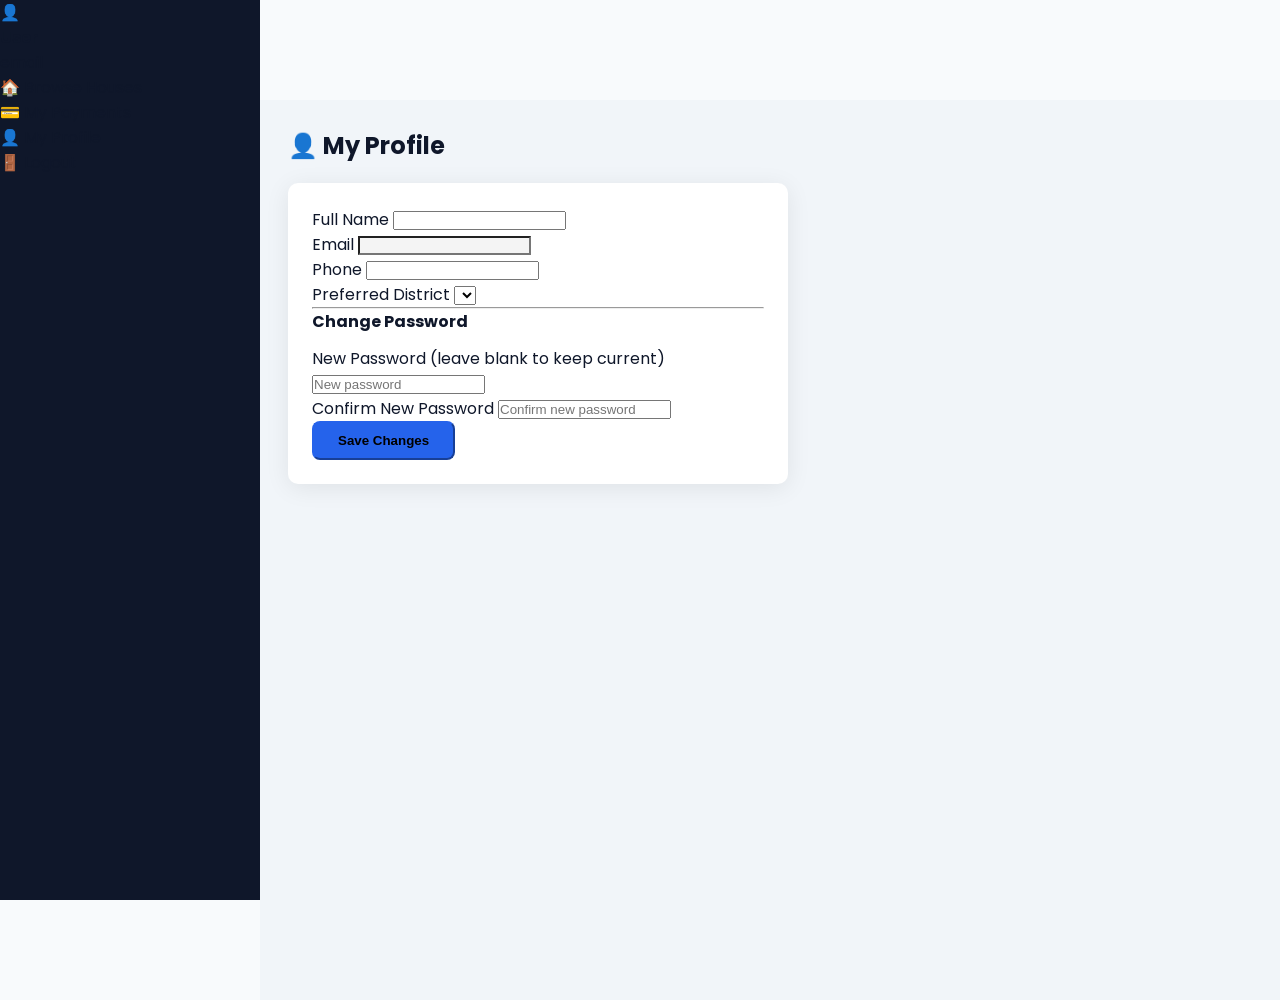
<file: user-profile.html>
<!DOCTYPE html>
<html lang="en">
<head>
  <meta charset="UTF-8"/>
  <meta name="viewport" content="width=device-width, initial-scale=1.0"/>
  <title>My Profile — House Rental System</title>
  <link rel="stylesheet" href="style.css"/>
</head>
<body>
<nav>
  <a class="logo" href="index.html">🏠 <span>TN</span>Rentals</a>
  <ul>
    <li><a href="user-dashboard.html">Browse</a></li>
    <li><a href="payment.html">Payments</a></li>
    <li><a href="#" onclick="logoutUser()">Logout</a></li>
  </ul>
</nav>

<div class="dashboard">
  <aside class="sidebar">
    <div class="user-info">
      <div class="avatar">👤</div>
      <h4 id="sName">User</h4>
      <p id="sEmail">email</p>
    </div>
    <ul class="sidebar-menu">
      <li><a href="user-dashboard.html"><span class="icon">🏠</span> Browse Houses</a></li>
      <li><a href="payment.html"><span class="icon">💳</span> My Payments</a></li>
      <li><a href="user-profile.html" class="active"><span class="icon">👤</span> My Profile</a></li>
      <li><a href="#" onclick="logoutUser()"><span class="icon">🚪</span> Logout</a></li>
    </ul>
  </aside>

  <main class="main-content">
    <h2 style="color:var(--dark);margin-bottom:20px">👤 My Profile</h2>
    <div style="max-width:500px">
      <div id="alertBox"></div>
      <div style="background:var(--white);padding:24px;border-radius:10px;box-shadow:var(--shadow)">
        <form id="profileForm">
          <div class="form-group">
            <label>Full Name</label>
            <input type="text" id="pName" required/>
          </div>
          <div class="form-group">
            <label>Email</label>
            <input type="email" id="pEmail" readonly style="background:#f4f4f4;cursor:not-allowed"/>
          </div>
          <div class="form-group">
            <label>Phone</label>
            <input type="tel" id="pPhone" maxlength="10"/>
          </div>
          <div class="form-group">
            <label>Preferred District</label>
            <select id="pDistrict"></select>
          </div>
          <hr class="divider"/>
          <h4 style="margin-bottom:12px;color:var(--dark)">Change Password</h4>
          <div class="form-group">
            <label>New Password (leave blank to keep current)</label>
            <input type="password" id="pPass" placeholder="New password"/>
          </div>
          <div class="form-group">
            <label>Confirm New Password</label>
            <input type="password" id="pPassC" placeholder="Confirm new password"/>
          </div>
          <button type="submit" class="btn btn-primary">Save Changes</button>
        </form>
      </div>
    </div>
  </main>
</div>

<script src="script.js"></script>
<script>
  document.addEventListener('DOMContentLoaded', () => {
    const user = getCurrentUser();
    if (!user) { window.location.href = 'user-login.html'; return; }

    populateDistricts('pDistrict');
    document.getElementById('sName').textContent = user.name;
    document.getElementById('sEmail').textContent = user.email;
    document.getElementById('pName').value = user.name;
    document.getElementById('pEmail').value = user.email;
    document.getElementById('pPhone').value = user.phone || '';
    document.getElementById('pDistrict').value = user.district || '';
  });

  document.getElementById('profileForm').addEventListener('submit', function(e) {
    e.preventDefault();
    const user = getCurrentUser();
    const newPass = document.getElementById('pPass').value;
    const confPass = document.getElementById('pPassC').value;

    if (newPass && newPass !== confPass) {
      document.getElementById('alertBox').innerHTML = '<div class="alert alert-error">❌ Passwords do not match</div>';
      return;
    }

    const users = getUsers();
    const idx = users.findIndex(u => u.id === user.id);
    if (idx > -1) {
      users[idx].name = document.getElementById('pName').value.trim();
      users[idx].phone = document.getElementById('pPhone').value.trim();
      users[idx].district = document.getElementById('pDistrict').value;
      if (newPass) users[idx].password = newPass;
      localStorage.setItem('hrs_users', JSON.stringify(users));
      setCurrentUser(users[idx]);
      document.getElementById('sName').textContent = users[idx].name;
      document.getElementById('alertBox').innerHTML = '<div class="alert alert-success">✅ Profile updated successfully!</div>';
    }
  });
</script>
</body>
</html>
</file>
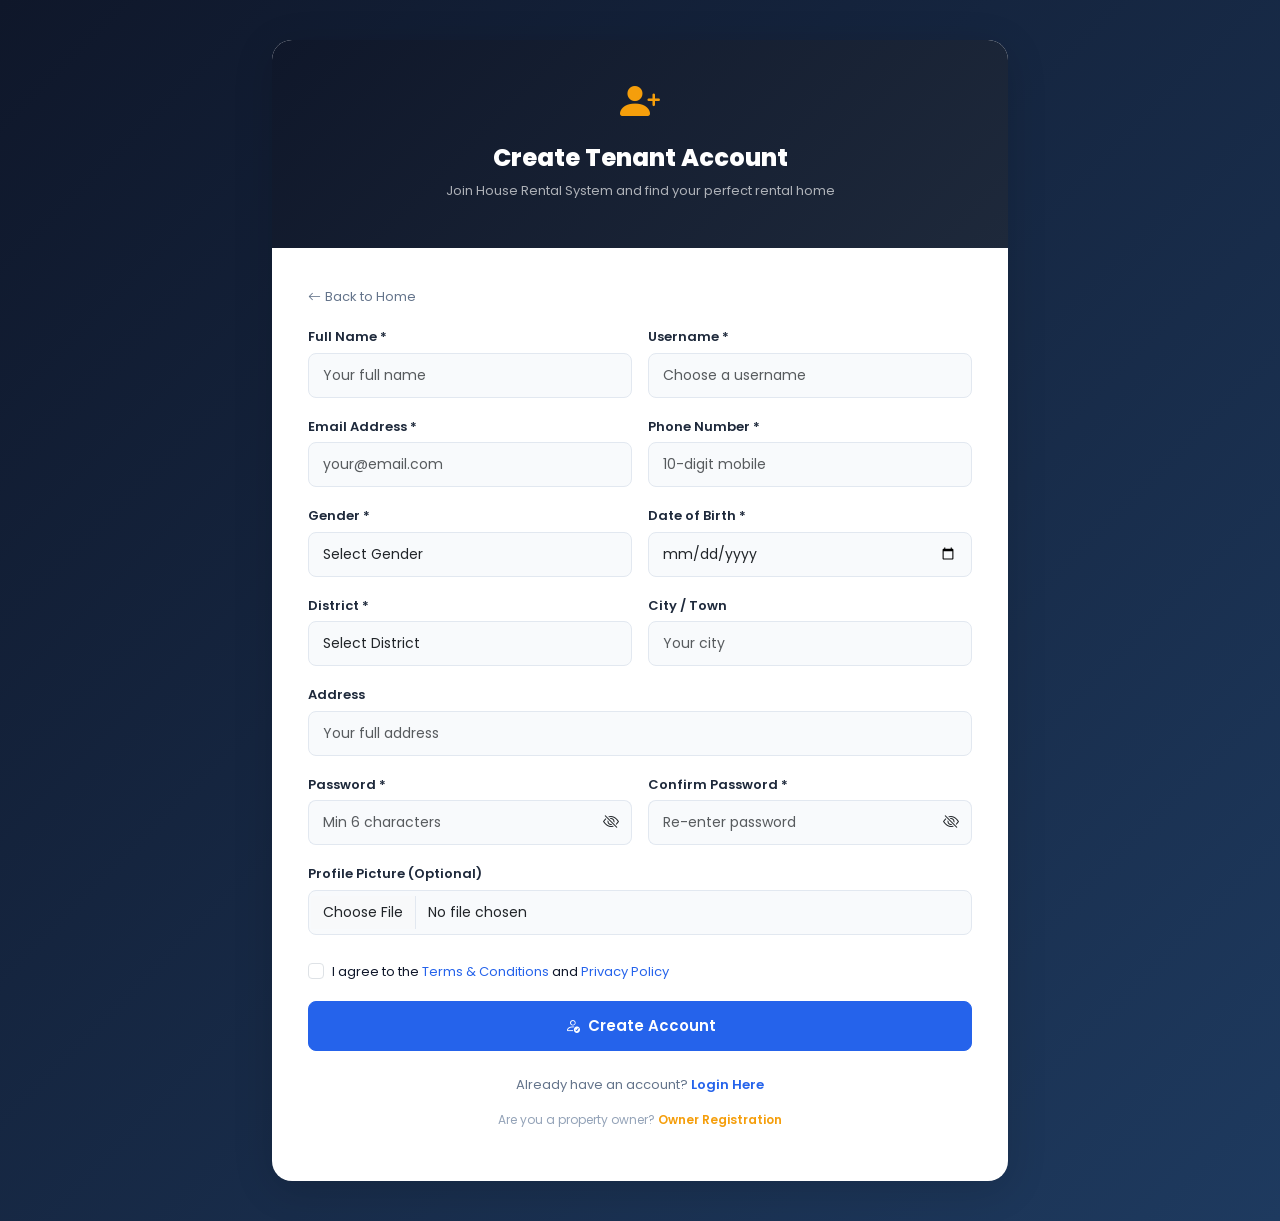
<file: user-register.html>
<!DOCTYPE html>
<html lang="en">
<head>
  <meta charset="UTF-8"/>
  <meta name="viewport" content="width=device-width, initial-scale=1.0"/>
  <title>Register — House Rental System</title>
  <link rel="stylesheet" href="https://cdn.jsdelivr.net/npm/bootstrap@5.3.0/dist/css/bootstrap.min.css"/>
  <link rel="stylesheet" href="https://cdn.jsdelivr.net/npm/bootstrap-icons@1.11.0/font/bootstrap-icons.css"/>
  <link rel="stylesheet" href="style.css"/>
</head>
<body style="background:linear-gradient(135deg,#0f172a 0%,#1e3a5f 100%);min-height:100vh;padding:40px 0">

<div class="container">
  <div class="row justify-content-center">
    <div class="col-lg-8">
      <div class="form-card">
        <div class="form-header">
          <i class="bi bi-person-plus-fill" style="font-size:40px;color:#f59e0b;display:block;margin-bottom:12px"></i>
          <h2>Create Tenant Account</h2>
          <p>Join House Rental System and find your perfect rental home</p>
        </div>
        <div class="form-body">
          <a href="index.html" style="font-size:13px;color:#64748b"><i class="bi bi-arrow-left me-1"></i>Back to Home</a>
          <div id="alertBox" class="mt-3"></div>

          <form id="regForm" novalidate class="mt-3">
            <div class="row g-3">
              <div class="col-md-6">
                <label class="form-label">Full Name *</label>
                <input type="text" class="form-control" id="rName" placeholder="Your full name" required/>
              </div>
              <div class="col-md-6">
                <label class="form-label">Username *</label>
                <input type="text" class="form-control" id="rUsername" placeholder="Choose a username" required/>
              </div>
              <div class="col-md-6">
                <label class="form-label">Email Address *</label>
                <input type="email" class="form-control" id="rEmail" placeholder="your@email.com" required/>
              </div>
              <div class="col-md-6">
                <label class="form-label">Phone Number *</label>
                <input type="tel" class="form-control" id="rPhone" placeholder="10-digit mobile" maxlength="10" required/>
              </div>
              <div class="col-md-6">
                <label class="form-label">Gender *</label>
                <select class="form-select" id="rGender" required>
                  <option value="">Select Gender</option>
                  <option>Male</option>
                  <option>Female</option>
                  <option>Other</option>
                </select>
              </div>
              <div class="col-md-6">
                <label class="form-label">Date of Birth *</label>
                <input type="date" class="form-control" id="rDob" required/>
              </div>
              <div class="col-md-6">
                <label class="form-label">District *</label>
                <select class="form-select" id="rDistrict" required></select>
              </div>
              <div class="col-md-6">
                <label class="form-label">City / Town</label>
                <input type="text" class="form-control" id="rCity" placeholder="Your city"/>
              </div>
              <div class="col-12">
                <label class="form-label">Address</label>
                <input type="text" class="form-control" id="rAddress" placeholder="Your full address"/>
              </div>
              <div class="col-md-6">
                <label class="form-label">Password *</label>
                <div class="input-group">
                  <input type="password" class="form-control" id="rPassword" placeholder="Min 6 characters" required/>
                  <button type="button" class="input-group-text" onclick="togglePwd('rPassword','ico1')"><i class="bi bi-eye-slash" id="ico1"></i></button>
                </div>
              </div>
              <div class="col-md-6">
                <label class="form-label">Confirm Password *</label>
                <div class="input-group">
                  <input type="password" class="form-control" id="rCPassword" placeholder="Re-enter password" required/>
                  <button type="button" class="input-group-text" onclick="togglePwd('rCPassword','ico2')"><i class="bi bi-eye-slash" id="ico2"></i></button>
                </div>
              </div>
              <div class="col-12">
                <label class="form-label">Profile Picture (Optional)</label>
                <input type="file" class="form-control" id="rPic" accept="image/*" onchange="previewPic(this)"/>
                <div class="mt-2" id="picPreview"></div>
              </div>
              <div class="col-12">
                <div class="form-check">
                  <input class="form-check-input" type="checkbox" id="rTerms" required/>
                  <label class="form-check-label" style="font-size:13px" for="rTerms">I agree to the <a href="#" style="color:#2563eb">Terms & Conditions</a> and <a href="#" style="color:#2563eb">Privacy Policy</a></label>
                </div>
              </div>
              <div class="col-12">
                <button type="submit" class="btn btn-primary w-100 btn-lg" id="regBtn">
                  <i class="bi bi-person-check me-2"></i>Create Account
                </button>
              </div>
            </div>
          </form>

          <div class="text-center mt-4">
            <p style="font-size:13px;color:#64748b">Already have an account? <a href="login.html" style="color:#2563eb;font-weight:600">Login Here</a></p>
            <p style="font-size:12px;color:#94a3b8">Are you a property owner? <a href="owner-register.html" style="color:#f59e0b;font-weight:600">Owner Registration</a></p>
          </div>
        </div>
      </div>
    </div>
  </div>
</div>

<script src="https://cdn.jsdelivr.net/npm/bootstrap@5.3.0/dist/js/bootstrap.bundle.min.js"></script>
<script src="script.js"></script>
<script>
document.addEventListener('DOMContentLoaded', () => {
  populateSelect('rDistrict', TN_DISTRICTS, 'Select District');
  if (Auth.getUser()) window.location.href = 'user-dashboard.html';
});

function togglePwd(id, iconId) {
  const f = document.getElementById(id);
  const i = document.getElementById(iconId);
  f.type = f.type === 'password' ? 'text' : 'password';
  i.className = f.type === 'password' ? 'bi bi-eye-slash' : 'bi bi-eye';
}

function previewPic(input) {
  const file = input.files[0];
  if (!file) return;
  const reader = new FileReader();
  reader.onload = e => {
    document.getElementById('picPreview').innerHTML = `<img src="${e.target.result}" style="width:80px;height:80px;border-radius:50%;object-fit:cover;border:3px solid #2563eb"/>`;
  };
  reader.readAsDataURL(file);
}

document.getElementById('regForm').addEventListener('submit', function(e) {
  e.preventDefault();
  const btn = document.getElementById('regBtn');
  const alert = document.getElementById('alertBox');

  const name     = document.getElementById('rName').value.trim();
  const username = document.getElementById('rUsername').value.trim();
  const email    = document.getElementById('rEmail').value.trim();
  const phone    = document.getElementById('rPhone').value.trim();
  const gender   = document.getElementById('rGender').value;
  const dob      = document.getElementById('rDob').value;
  const district = document.getElementById('rDistrict').value;
  const address  = document.getElementById('rAddress').value.trim();
  const password = document.getElementById('rPassword').value;
  const cpass    = document.getElementById('rCPassword').value;
  const terms    = document.getElementById('rTerms').checked;

  if (!name || !username || !email || !phone || !gender || !dob || !district || !password) {
    alert.innerHTML = '<div class="alert alert-danger"><i class="bi bi-exclamation-circle me-2"></i>Please fill in all required fields.</div>';
    return;
  }
  if (!/^\d{10}$/.test(phone)) {
    alert.innerHTML = '<div class="alert alert-danger"><i class="bi bi-exclamation-circle me-2"></i>Enter a valid 10-digit phone number.</div>';
    return;
  }
  if (password.length < 6) {
    alert.innerHTML = '<div class="alert alert-danger"><i class="bi bi-exclamation-circle me-2"></i>Password must be at least 6 characters.</div>';
    return;
  }
  if (password !== cpass) {
    alert.innerHTML = '<div class="alert alert-danger"><i class="bi bi-exclamation-circle me-2"></i>Passwords do not match.</div>';
    return;
  }
  if (!terms) {
    alert.innerHTML = '<div class="alert alert-danger"><i class="bi bi-exclamation-circle me-2"></i>Please accept Terms & Conditions.</div>';
    return;
  }

  const users = DB.get('users');
  if (users.find(u => u.email === email)) {
    alert.innerHTML = '<div class="alert alert-danger"><i class="bi bi-exclamation-circle me-2"></i>Email already registered. <a href="login.html">Login?</a></div>';
    return;
  }
  if (users.find(u => u.username === username)) {
    alert.innerHTML = '<div class="alert alert-danger"><i class="bi bi-exclamation-circle me-2"></i>Username already taken.</div>';
    return;
  }

  btn.innerHTML = '<span class="spinner-border spinner-border-sm me-2"></span>Creating...';
  btn.disabled = true;

  setTimeout(() => {
    const newUser = { id: Date.now(), name, username, email, phone, gender, dob, district, address, password, profilePic: '', wishlist: [], status: 'Active', joinDate: new Date().toLocaleDateString('en-IN') };
    DB.add('users', newUser);
    Auth.setUser(newUser);
    showToast('Account created successfully! Welcome to House Rental System 🎉');
    setTimeout(() => window.location.href = 'user-dashboard.html', 1000);
  }, 700);
});
</script>
</body>
</html>
</file>
<file: style.css>
@import url('https://fonts.googleapis.com/css2?family=Poppins:wght@300;400;500;600;700;800&display=swap');

:root {
  --primary: #2563eb;
  --primary-dark: #1d4ed8;
  --secondary: #f59e0b;
  --success: #10b981;
  --danger: #ef4444;
  --dark: #0f172a;
  --dark2: #1e293b;
  --gray: #64748b;
  --light: #f8fafc;
  --border: #e2e8f0;
  --white: #ffffff;
  --shadow: 0 4px 24px rgba(0,0,0,0.08);
  --shadow-lg: 0 8px 40px rgba(0,0,0,0.14);
  --radius: 12px;
  --radius-lg: 20px;
}

* { margin: 0; padding: 0; box-sizing: border-box; }
body { font-family: 'Poppins', sans-serif; background: var(--light); color: var(--dark); }
a { text-decoration: none; color: inherit; }
img { max-width: 100%; }

/* SCROLLBAR */
::-webkit-scrollbar { width: 6px; }
::-webkit-scrollbar-track { background: var(--light); }
::-webkit-scrollbar-thumb { background: var(--primary); border-radius: 10px; }

/* NAVBAR */
.navbar { background: var(--dark) !important; padding: 14px 0; box-shadow: 0 2px 20px rgba(0,0,0,0.3); }
.navbar-brand { font-size: 22px; font-weight: 800; color: var(--white) !important; }
.navbar-brand span { color: var(--secondary); }
.navbar-nav .nav-link { color: rgba(255,255,255,0.85) !important; font-weight: 500; font-size: 14px; padding: 6px 14px !important; border-radius: 6px; transition: all 0.2s; }
.navbar-nav .nav-link:hover, .navbar-nav .nav-link.active { background: var(--primary); color: var(--white) !important; }
.navbar-toggler { border-color: rgba(255,255,255,0.3); }

/* HERO */
.hero-section {
  background: linear-gradient(135deg, #0f172a 0%, #1e3a5f 50%, #0f172a 100%);
  min-height: 88vh;
  display: flex;
  align-items: center;
  position: relative;
  overflow: hidden;
}
.hero-section::before {
  content: '';
  position: absolute;
  width: 600px; height: 600px;
  background: radial-gradient(circle, rgba(37,99,235,0.15) 0%, transparent 70%);
  top: -100px; right: -100px;
  border-radius: 50%;
}
.hero-section::after {
  content: '';
  position: absolute;
  width: 400px; height: 400px;
  background: radial-gradient(circle, rgba(245,158,11,0.1) 0%, transparent 70%);
  bottom: -50px; left: -50px;
  border-radius: 50%;
}
.hero-content { position: relative; z-index: 2; }
.hero-badge {
  display: inline-block;
  background: rgba(37,99,235,0.2);
  border: 1px solid rgba(37,99,235,0.4);
  color: #93c5fd;
  padding: 6px 16px;
  border-radius: 50px;
  font-size: 13px;
  font-weight: 500;
  margin-bottom: 20px;
}
.hero-title { font-size: 56px; font-weight: 800; color: var(--white); line-height: 1.15; margin-bottom: 20px; }
.hero-title span { color: var(--secondary); }
.hero-sub { font-size: 17px; color: rgba(255,255,255,0.7); margin-bottom: 36px; line-height: 1.8; }
.hero-stats { display: flex; gap: 32px; margin-top: 40px; flex-wrap: wrap; }
.hero-stat h3 { font-size: 28px; font-weight: 800; color: var(--secondary); }
.hero-stat p { font-size: 13px; color: rgba(255,255,255,0.6); }

/* SEARCH BOX */
.search-box {
  background: var(--white);
  border-radius: var(--radius-lg);
  padding: 28px 32px;
  box-shadow: var(--shadow-lg);
  margin-top: 24px;
}
.search-box h5 { font-weight: 700; color: var(--dark); margin-bottom: 20px; font-size: 15px; }
.search-box .form-control, .search-box .form-select {
  border: 1.5px solid var(--border);
  border-radius: 8px;
  padding: 11px 14px;
  font-size: 14px;
  transition: border 0.2s;
}
.search-box .form-control:focus, .search-box .form-select:focus {
  border-color: var(--primary);
  box-shadow: 0 0 0 3px rgba(37,99,235,0.1);
}

/* BUTTONS */
.btn-primary { background: var(--primary) !important; border-color: var(--primary) !important; font-weight: 600; border-radius: 8px; padding: 10px 24px; transition: all 0.2s; }
.btn-primary:hover { background: var(--primary-dark) !important; transform: translateY(-1px); box-shadow: 0 6px 20px rgba(37,99,235,0.35); }
.btn-secondary { background: var(--secondary) !important; border-color: var(--secondary) !important; color: var(--dark) !important; font-weight: 600; border-radius: 8px; }
.btn-outline-primary { border-color: var(--primary) !important; color: var(--primary) !important; font-weight: 600; border-radius: 8px; }
.btn-outline-primary:hover { background: var(--primary) !important; color: var(--white) !important; }
.btn-danger { background: var(--danger) !important; border-color: var(--danger) !important; font-weight: 600; border-radius: 8px; }
.btn-success { background: var(--success) !important; border-color: var(--success) !important; font-weight: 600; border-radius: 8px; }
.btn-lg { padding: 13px 32px !important; font-size: 15px !important; }

/* SECTION */
.section { padding: 80px 0; }
.section-title { font-size: 36px; font-weight: 800; color: var(--dark); margin-bottom: 10px; }
.section-sub { color: var(--gray); font-size: 15px; margin-bottom: 50px; }
.section-badge {
  display: inline-block;
  background: rgba(37,99,235,0.1);
  color: var(--primary);
  padding: 4px 14px;
  border-radius: 50px;
  font-size: 12px;
  font-weight: 600;
  margin-bottom: 12px;
  letter-spacing: 1px;
  text-transform: uppercase;
}

/* PROPERTY CARD */
.property-card {
  background: var(--white);
  border-radius: var(--radius-lg);
  overflow: hidden;
  box-shadow: var(--shadow);
  transition: all 0.3s;
  border: 1px solid var(--border);
  height: 100%;
}
.property-card:hover { transform: translateY(-6px); box-shadow: var(--shadow-lg); }
.property-card .img-wrap { position: relative; height: 220px; overflow: hidden; }
.property-card .img-wrap img { width: 100%; height: 100%; object-fit: cover; transition: transform 0.4s; }
.property-card:hover .img-wrap img { transform: scale(1.06); }
.property-card .img-wrap .badge-status {
  position: absolute; top: 14px; left: 14px;
  padding: 5px 12px; border-radius: 50px; font-size: 11px; font-weight: 700;
}
.property-card .img-wrap .wish-btn {
  position: absolute; top: 12px; right: 12px;
  width: 36px; height: 36px; background: var(--white);
  border-radius: 50%; display: flex; align-items: center; justify-content: center;
  cursor: pointer; border: none; box-shadow: var(--shadow); font-size: 16px;
  transition: all 0.2s;
}
.property-card .img-wrap .wish-btn:hover { background: #fee2e2; color: var(--danger); }
.property-card .card-body { padding: 18px 20px; }
.property-card .price { font-size: 22px; font-weight: 800; color: var(--primary); }
.property-card .price span { font-size: 13px; font-weight: 400; color: var(--gray); }
.property-card .prop-title { font-size: 15px; font-weight: 700; margin: 6px 0 4px; color: var(--dark); }
.property-card .prop-location { font-size: 12px; color: var(--gray); display: flex; align-items: center; gap: 4px; }
.property-card .prop-features { display: flex; gap: 14px; margin-top: 14px; padding-top: 14px; border-top: 1px solid var(--border); flex-wrap: wrap; }
.property-card .prop-features span { font-size: 12px; color: var(--gray); display: flex; align-items: center; gap: 4px; }
.property-card .card-footer-btns { padding: 14px 20px; border-top: 1px solid var(--border); background: var(--light); display: flex; gap: 8px; }

/* FORM STYLES */
.form-card {
  background: var(--white);
  border-radius: var(--radius-lg);
  box-shadow: var(--shadow-lg);
  overflow: hidden;
}
.form-card .form-header {
  background: linear-gradient(135deg, var(--dark) 0%, var(--dark2) 100%);
  padding: 32px 36px;
  text-align: center;
}
.form-card .form-header h2 { color: var(--white); font-weight: 800; font-size: 24px; }
.form-card .form-header p { color: rgba(255,255,255,0.65); font-size: 13px; margin-top: 4px; }
.form-card .form-body { padding: 36px; }
.form-label { font-size: 13px; font-weight: 600; color: var(--dark2); margin-bottom: 6px; }
.form-control, .form-select {
  border: 1.5px solid var(--border);
  border-radius: 8px;
  padding: 11px 14px;
  font-size: 14px;
  transition: all 0.2s;
  background: var(--light);
}
.form-control:focus, .form-select:focus {
  border-color: var(--primary);
  box-shadow: 0 0 0 3px rgba(37,99,235,0.1);
  background: var(--white);
}
.input-group .form-control { border-right: none; }
.input-group .input-group-text {
  background: var(--light);
  border: 1.5px solid var(--border);
  border-left: none;
  cursor: pointer;
  border-radius: 0 8px 8px 0;
}
.input-group .form-control:focus ~ .input-group-text { border-color: var(--primary); }

/* DASHBOARD */
.dashboard-wrapper { display: flex; min-height: 100vh; }
.sidebar {
  width: 260px;
  background: var(--dark);
  position: fixed;
  top: 0; left: 0;
  height: 100vh;
  overflow-y: auto;
  z-index: 100;
  transition: all 0.3s;
}
.sidebar .sidebar-brand {
  padding: 22px 24px;
  border-bottom: 1px solid rgba(255,255,255,0.08);
  display: flex; align-items: center; gap: 12px;
}
.sidebar .sidebar-brand h4 { color: var(--white); font-weight: 800; font-size: 18px; margin: 0; }
.sidebar .sidebar-brand h4 span { color: var(--secondary); }
.sidebar .sidebar-user {
  padding: 20px 24px;
  border-bottom: 1px solid rgba(255,255,255,0.08);
  display: flex; align-items: center; gap: 12px;
}
.sidebar .sidebar-user .avatar {
  width: 44px; height: 44px; border-radius: 50%;
  background: linear-gradient(135deg, var(--primary), var(--secondary));
  display: flex; align-items: center; justify-content: center;
  font-size: 18px; font-weight: 700; color: var(--white); flex-shrink: 0;
}
.sidebar .sidebar-user h6 { color: var(--white); font-size: 13px; font-weight: 600; margin: 0; }
.sidebar .sidebar-user p { color: rgba(255,255,255,0.5); font-size: 11px; margin: 0; }
.sidebar-nav { padding: 16px 0; }
.sidebar-nav .nav-section { padding: 6px 24px; font-size: 10px; font-weight: 700; color: rgba(255,255,255,0.3); letter-spacing: 1.5px; text-transform: uppercase; margin-top: 8px; }
.sidebar-nav a {
  display: flex; align-items: center; gap: 12px;
  padding: 11px 24px; color: rgba(255,255,255,0.7);
  font-size: 13.5px; font-weight: 500;
  transition: all 0.2s; border-left: 3px solid transparent;
}
.sidebar-nav a:hover { background: rgba(255,255,255,0.06); color: var(--white); border-left-color: var(--primary); }
.sidebar-nav a.active { background: rgba(37,99,235,0.15); color: var(--white); border-left-color: var(--primary); }
.sidebar-nav a i { font-size: 16px; width: 20px; }
.sidebar-nav .badge-count { margin-left: auto; background: var(--primary); color: var(--white); font-size: 10px; padding: 2px 7px; border-radius: 50px; }
.main-content { margin-left: 260px; flex: 1; padding: 28px; min-height: 100vh; background: #f1f5f9; }
.topbar {
  display: flex; justify-content: space-between; align-items: center;
  margin-bottom: 28px; flex-wrap: wrap; gap: 12px;
}
.topbar h4 { font-size: 22px; font-weight: 800; color: var(--dark); margin: 0; }
.topbar p { font-size: 13px; color: var(--gray); margin: 0; }

/* STAT CARDS */
.stat-card {
  background: var(--white);
  border-radius: var(--radius);
  padding: 22px 24px;
  box-shadow: var(--shadow);
  border: 1px solid var(--border);
  display: flex; align-items: center; gap: 18px;
  transition: transform 0.2s;
}
.stat-card:hover { transform: translateY(-3px); }
.stat-card .icon {
  width: 56px; height: 56px; border-radius: 14px;
  display: flex; align-items: center; justify-content: center;
  font-size: 24px; flex-shrink: 0;
}
.stat-card .info h3 { font-size: 28px; font-weight: 800; color: var(--dark); line-height: 1; }
.stat-card .info p { font-size: 12px; color: var(--gray); margin: 4px 0 0; }
.stat-card .info .trend { font-size: 11px; margin-top: 4px; font-weight: 600; }
.stat-card .info .trend.up { color: var(--success); }
.stat-card .info .trend.down { color: var(--danger); }

/* TABLE */
.data-table-wrap {
  background: var(--white);
  border-radius: var(--radius);
  box-shadow: var(--shadow);
  border: 1px solid var(--border);
  overflow: hidden;
}
.data-table-wrap .table-header {
  padding: 18px 24px;
  display: flex; justify-content: space-between; align-items: center;
  border-bottom: 1px solid var(--border); flex-wrap: wrap; gap: 10px;
}
.data-table-wrap .table-header h6 { font-weight: 700; color: var(--dark); margin: 0; font-size: 15px; }
.table { margin: 0; }
.table thead th { background: #f8fafc; color: var(--gray); font-size: 12px; font-weight: 700; text-transform: uppercase; letter-spacing: 0.5px; padding: 12px 16px; border-bottom: 2px solid var(--border); }
.table tbody td { padding: 13px 16px; font-size: 13px; vertical-align: middle; border-color: var(--border); }
.table tbody tr:hover { background: #f8fafc; }

/* MODAL */
.modal-content { border-radius: var(--radius-lg); border: none; box-shadow: var(--shadow-lg); }
.modal-header { background: linear-gradient(135deg, var(--dark), var(--dark2)); border-radius: var(--radius-lg) var(--radius-lg) 0 0; padding: 20px 28px; }
.modal-header .modal-title { color: var(--white); font-weight: 700; }
.modal-header .btn-close { filter: invert(1); opacity: 0.8; }
.modal-body { padding: 28px; }
.modal-footer { padding: 16px 28px; border-top: 1px solid var(--border); }

/* BADGES */
.badge-available { background: rgba(16,185,129,0.12); color: #059669; border: 1px solid rgba(16,185,129,0.3); padding: 4px 10px; border-radius: 50px; font-size: 11px; font-weight: 600; }
.badge-rented { background: rgba(239,68,68,0.12); color: #dc2626; border: 1px solid rgba(239,68,68,0.3); padding: 4px 10px; border-radius: 50px; font-size: 11px; font-weight: 600; }
.badge-pending { background: rgba(245,158,11,0.12); color: #d97706; border: 1px solid rgba(245,158,11,0.3); padding: 4px 10px; border-radius: 50px; font-size: 11px; font-weight: 600; }
.badge-approved { background: rgba(16,185,129,0.12); color: #059669; border: 1px solid rgba(16,185,129,0.3); padding: 4px 10px; border-radius: 50px; font-size: 11px; font-weight: 600; }
.badge-rejected { background: rgba(239,68,68,0.12); color: #dc2626; border: 1px solid rgba(239,68,68,0.3); padding: 4px 10px; border-radius: 50px; font-size: 11px; font-weight: 600; }

/* ALERTS */
.alert { border-radius: 10px; font-size: 13px; border: none; padding: 12px 16px; }
.alert-success { background: rgba(16,185,129,0.12); color: #059669; }
.alert-danger { background: rgba(239,68,68,0.12); color: #dc2626; }
.alert-warning { background: rgba(245,158,11,0.12); color: #d97706; }
.alert-info { background: rgba(37,99,235,0.1); color: var(--primary); }

/* FEATURE ICONS */
.feature-icon {
  width: 64px; height: 64px; border-radius: 16px;
  display: flex; align-items: center; justify-content: center;
  font-size: 28px; margin-bottom: 16px;
}
.feature-card { background: var(--white); border-radius: var(--radius); padding: 28px 24px; box-shadow: var(--shadow); border: 1px solid var(--border); transition: transform 0.2s; height: 100%; }
.feature-card:hover { transform: translateY(-4px); }

/* TESTIMONIAL */
.testimonial-card { background: var(--white); border-radius: var(--radius-lg); padding: 28px; box-shadow: var(--shadow); border: 1px solid var(--border); }
.testimonial-card .stars { color: var(--secondary); font-size: 14px; margin-bottom: 12px; }
.testimonial-card p { font-size: 14px; color: var(--gray); line-height: 1.8; font-style: italic; }
.testimonial-card .author { display: flex; align-items: center; gap: 12px; margin-top: 18px; }
.testimonial-card .author img { width: 44px; height: 44px; border-radius: 50%; object-fit: cover; }
.testimonial-card .author h6 { font-size: 13px; font-weight: 700; margin: 0; }
.testimonial-card .author p { font-size: 11px; color: var(--gray); margin: 0; }

/* PROFILE PIC PREVIEW */
.avatar-upload { position: relative; width: 100px; margin: 0 auto 16px; }
.avatar-upload img { width: 100px; height: 100px; border-radius: 50%; object-fit: cover; border: 3px solid var(--primary); }
.avatar-upload label { position: absolute; bottom: 0; right: 0; background: var(--primary); color: var(--white); width: 30px; height: 30px; border-radius: 50%; display: flex; align-items: center; justify-content: center; cursor: pointer; font-size: 13px; }

/* RATING STARS */
.rating-stars input { display: none; }
.rating-stars label { font-size: 28px; cursor: pointer; color: #cbd5e1; transition: color 0.2s; }
.rating-stars input:checked ~ label,
.rating-stars label:hover,
.rating-stars label:hover ~ label { color: var(--secondary); }

/* PROPERTY DETAIL */
.detail-hero { height: 420px; position: relative; overflow: hidden; border-radius: var(--radius-lg); }
.detail-hero img { width: 100%; height: 100%; object-fit: cover; }
.detail-hero .overlay { position: absolute; inset: 0; background: linear-gradient(to top, rgba(0,0,0,0.7) 0%, transparent 50%); }
.detail-hero .hero-info { position: absolute; bottom: 28px; left: 28px; color: var(--white); }
.detail-hero .hero-info h2 { font-size: 28px; font-weight: 800; }
.detail-hero .hero-info p { opacity: 0.85; }
.amenity-item { display: flex; align-items: center; gap: 10px; padding: 10px 0; border-bottom: 1px solid var(--border); font-size: 14px; }
.amenity-item:last-child { border-bottom: none; }
.amenity-item i { color: var(--primary); width: 20px; }

/* PAYMENT */
.payment-method { border: 2px solid var(--border); border-radius: 10px; padding: 14px 18px; cursor: pointer; transition: all 0.2s; display: flex; align-items: center; gap: 12px; }
.payment-method:hover, .payment-method.selected { border-color: var(--primary); background: rgba(37,99,235,0.05); }
.payment-method i { font-size: 22px; color: var(--primary); }

/* CHART */
.chart-card { background: var(--white); border-radius: var(--radius); padding: 24px; box-shadow: var(--shadow); border: 1px solid var(--border); }

/* NOTIFICATION */
.notif-item { display: flex; gap: 12px; padding: 14px; border-bottom: 1px solid var(--border); cursor: pointer; transition: background 0.15s; }
.notif-item:hover { background: var(--light); }
.notif-item .notif-icon { width: 40px; height: 40px; border-radius: 50%; display: flex; align-items: center; justify-content: center; font-size: 16px; flex-shrink: 0; }
.notif-item h6 { font-size: 13px; font-weight: 600; margin: 0 0 3px; }
.notif-item p { font-size: 12px; color: var(--gray); margin: 0; }
.notif-item small { font-size: 11px; color: var(--gray); }
.notif-item.unread { background: rgba(37,99,235,0.03); }

/* FOOTER */
footer { background: var(--dark); padding: 60px 0 24px; }
footer h5 { color: var(--white); font-weight: 700; margin-bottom: 18px; font-size: 16px; }
footer h5 span { color: var(--secondary); }
footer p, footer a { color: rgba(255,255,255,0.55); font-size: 13.5px; line-height: 1.9; }
footer a:hover { color: var(--secondary); }
footer .footer-bottom { border-top: 1px solid rgba(255,255,255,0.08); margin-top: 40px; padding-top: 20px; }
footer .social-icons a { display: inline-flex; align-items: center; justify-content: center; width: 36px; height: 36px; background: rgba(255,255,255,0.08); border-radius: 8px; margin-right: 8px; color: rgba(255,255,255,0.6); transition: all 0.2s; }
footer .social-icons a:hover { background: var(--primary); color: var(--white); }

/* LOADING */
.spinner-overlay { position: fixed; inset: 0; background: rgba(255,255,255,0.9); z-index: 9999; display: flex; align-items: center; justify-content: center; }

/* DARK MODE */
body.dark-mode { background: #0f172a; color: #e2e8f0; }
body.dark-mode .property-card, body.dark-mode .form-card, body.dark-mode .stat-card, body.dark-mode .chart-card, body.dark-mode .data-table-wrap, body.dark-mode .feature-card { background: #1e293b; border-color: #334155; }
body.dark-mode .form-control, body.dark-mode .form-select { background: #1e293b; border-color: #334155; color: #e2e8f0; }
body.dark-mode .table { color: #e2e8f0; }
body.dark-mode .table thead th { background: #0f172a; }
body.dark-mode .table tbody tr:hover { background: #0f172a; }
body.dark-mode .section-title, body.dark-mode .topbar h4, body.dark-mode .stat-card .info h3 { color: #f1f5f9; }

/* RESPONSIVE */
@media (max-width: 992px) {
  .sidebar { transform: translateX(-260px); }
  .sidebar.open { transform: translateX(0); }
  .main-content { margin-left: 0; }
  .hero-title { font-size: 36px; }
}
@media (max-width: 768px) {
  .section { padding: 50px 0; }
  .section-title { font-size: 26px; }
  .hero-title { font-size: 28px; }
  .hero-stats { gap: 20px; }
}
</file>
